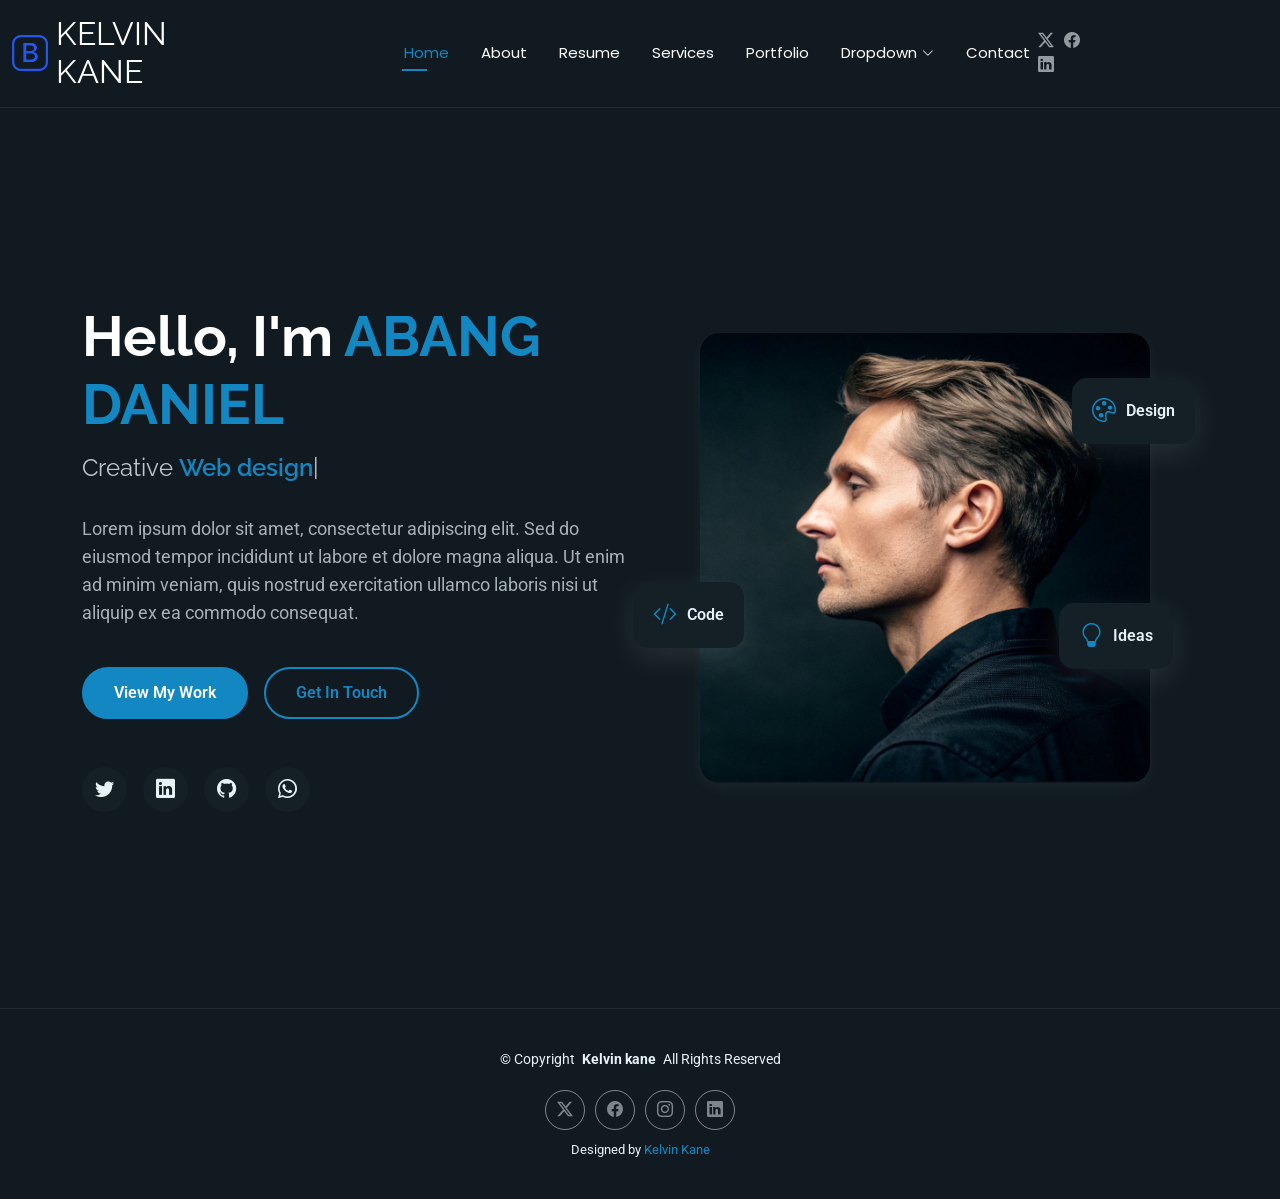
<file: index.html>
<!DOCTYPE html>
<html lang="en">
<head>
  <meta charset="utf-8">
  <meta content="width=device-width, initial-scale=1.0" name="viewport">
  <title>KELVIN KANE Portfolio</title>
  <meta name="description" content="">
  <meta name="keywords" content="">
  <link href="assets/img/favicon.png" rel="icon">
  <link href="assets/img/apple-touch-icon.png" rel="apple-touch-icon">
  <link href="https://fonts.googleapis.com" rel="preconnect">
  <link href="https://fonts.gstatic.com" rel="preconnect" crossorigin>
  <link href="https://fonts.googleapis.com/css2?family=Roboto:ital,wght@0,100;0,300;0,400;0,500;0,700;0,900;1,100;1,300;1,400;1,500;1,700;1,900&family=Poppins:ital,wght@0,100;0,200;0,300;0,400;0,500;0,600;0,700;0,800;0,900;1,100;1,200;1,300;1,400;1,500;1,600;1,700;1,800;1,900&family=Raleway:ital,wght@0,100;0,200;0,300;0,400;0,500;0,600;0,700;0,800;0,900;1,100;1,200;1,300;1,400;1,500;1,600;1,700;1,800;1,900&display=swap" rel="stylesheet">
  <link href="assets/vendor/bootstrap/css/bootstrap.min.css" rel="stylesheet">
  <link href="assets/vendor/bootstrap-icons/bootstrap-icons.css" rel="stylesheet">
  <link href="assets/vendor/aos/aos.css" rel="stylesheet">
  <link href="assets/vendor/swiper/swiper-bundle.min.css" rel="stylesheet">
  <link href="assets/vendor/glightbox/css/glightbox.min.css" rel="stylesheet">
  <link href="assets/css/main.css" rel="stylesheet">
</head>
<body class="index-page">
  <header id="header" class="header d-flex align-items-center light-background sticky-top">
    <div class="container position-relative d-flex align-items-center justify-content-between" id="top">
    <a href="index.html" class="logo d-flex align-items-center me-auto me-xl-0">
      <img src="assets/img/logo.webp" alt="">
      <h1 class="sitename">KELVIN KANE</h1> 
    </a> 
      <nav id="navmenu" class="navmenu">
        <ul>
          <li><a href="index.html" class="active">Home</a></li>
          <li><a href="about.html">About</a></li>
          <li><a href="resume.html">Resume</a></li>
          <li><a href="services.html">Services</a></li>
          <li><a href="portfolio.html">Portfolio</a></li>
          <li class="dropdown"><a href="#"><span>Dropdown</span> <i class="bi bi-chevron-down toggle-dropdown"></i></a>
            <ul>
              <li><a href="#">Dropdown 1</a></li>
              <li class="dropdown"><a href="#"><span>Deep Dropdown</span> <i class="bi bi-chevron-down toggle-dropdown"></i></a>
                <ul>
                  <li><a href="#">Deep Dropdown 1</a></li>
                  <li><a href="#">Deep Dropdown 2</a></li>
                  <li><a href="#">Deep Dropdown 3</a></li>
                  <li><a href="#">Deep Dropdown 4</a></li>
                  <li><a href="#">Deep Dropdown 5</a></li>
                </ul>
              </li>
              <li><a href="#">Dropdown 2</a></li>
              <li><a href="#">Dropdown 3</a></li>
              <li><a href="#">Dropdown 4</a></li>
            </ul>
          </li>
          <li><a href="contact.html">Contact</a></li>
        </ul>
        <i class="mobile-nav-toggle d-xl-none bi bi-list"></i>
      </nav>
      <div class="header-social-links">
        <a href="#" class="twitter"><i class="bi bi-twitter-x"></i></a>
        <a href="#" class="facebook"><i class="bi bi-facebook"></i></a>
        <a href="#" class="Whatsapp"><i class="bi bi-Whatsapp"></i></a>
        <a href="#" class="linkedin"><i class="bi bi-linkedin"></i></a>
      </div>
    </div>
  </header>
  <main class="main">
    <section id="hero" class="hero section">
      <div class="container" data-aos="fade-up" data-aos-delay="100">
        <div class="row gy-4 align-items-center">
          <div class="col-lg-6 order-2 order-lg-1">
            <div class="hero-content">
              <h1 data-aos="fade-up" data-aos-delay="200">Hello, I'm <span class="highlight">ABANG DANIEL</span></h1>
              <h2 data-aos="fade-up" data-aos-delay="300">Creative <span class="typed" data-typed-items="Web designer, Ethical Hacker, Web Developer, Real Estate agent, Cyber Security Engineer"></span></h2>
              <p data-aos="fade-up" data-aos-delay="400">Lorem ipsum dolor sit amet, consectetur adipiscing elit. Sed do eiusmod tempor incididunt ut labore et dolore magna aliqua. Ut enim ad minim veniam, quis nostrud exercitation ullamco laboris nisi ut aliquip ex ea commodo consequat.</p>
              <div class="hero-actions" data-aos="fade-up" data-aos-delay="500">
                <a href="portfolio.html" class="btn btn-primary">View My Work</a>
                <a href="contact.html" class="btn btn-outline">Get In Touch</a>
              </div>
              <div class="social-links" data-aos="fade-up" data-aos-delay="600">
                <a href="#"><i class="bi bi-twitter"></i></a>
                <a href="#"><i class="bi bi-linkedin"></i></a>
                <a href="#"><i class="bi bi-github"></i></a>
                <a href="#"><i class="bi bi-whatsapp"></i></a>
              </div>
            </div>
          </div>
          <div class="col-lg-6 order-1 order-lg-2">
            <div class="hero-image" data-aos="zoom-in" data-aos-delay="300">
              <div class="image-wrapper">
                <img src="assets/img/profile/profile-square-11.webp" alt="Sarah Mitchell" class="img-fluid">
                <div class="floating-elements">
                  <div class="floating-card design" data-aos="fade-left" data-aos-delay="700">
                    <i class="bi bi-palette"></i>
                    <span>Design</span>
                  </div>
                  <div class="floating-card code" data-aos="fade-right" data-aos-delay="800">
                    <i class="bi bi-code-slash"></i>
                    <span>Code</span>
                  </div>
                  <div class="floating-card creativity" data-aos="fade-up" data-aos-delay="900">
                    <i class="bi bi-lightbulb"></i>
                    <span>Ideas</span>
                  </div>
                </div>
              </div>
            </div>
          </div>
        </div>
      </div>
    </section>
  </main>
  <footer id="footer" class="footer">
    <div class="container">
      <div class="copyright text-center ">
        <p>© <span>Copyright</span> <strong class="px-1 sitename">Kelvin kane</strong> <span>All Rights Reserved<br></span></p>
      </div>
      <div class="social-links d-flex justify-content-center">
        <a href=""><i class="bi bi-twitter-x"></i></a>
        <a href=""><i class="bi bi-facebook"></i></a>
        <a href=""><i class="bi bi-instagram"></i></a>
        <a href=""><i class="bi bi-linkedin"></i></a>
      </div>
      <div class="credits">
        Designed by <a href="https://bootstrapmade.com/">Kelvin Kane</a>
      </div>
    </div>
  </footer>
  <a href="#" id="scroll-top" class="scroll-top d-flex align-items-center justify-content-center"><i class="bi bi-arrow-up-short"></i></a>
  <div id="preloader"></div>
  <script src="assets/vendor/bootstrap/js/bootstrap.bundle.min.js"></script>
  <script src="assets/vendor/php-email-form/validate.js"></script>
  <script src="assets/vendor/aos/aos.js"></script>
  <script src="assets/vendor/typed.js/typed.umd.js"></script>
  <script src="assets/vendor/waypoints/noframework.waypoints.js"></script>
  <script src="assets/vendor/purecounter/purecounter_vanilla.js"></script>
  <script src="assets/vendor/swiper/swiper-bundle.min.js"></script>
  <script src="assets/vendor/imagesloaded/imagesloaded.pkgd.min.js"></script>
  <script src="assets/vendor/isotope-layout/isotope.pkgd.min.js"></script>
  <script src="assets/vendor/glightbox/js/glightbox.min.js"></script>
  <script src="assets/js/main.js"></script>
</body>
</html>
</file>
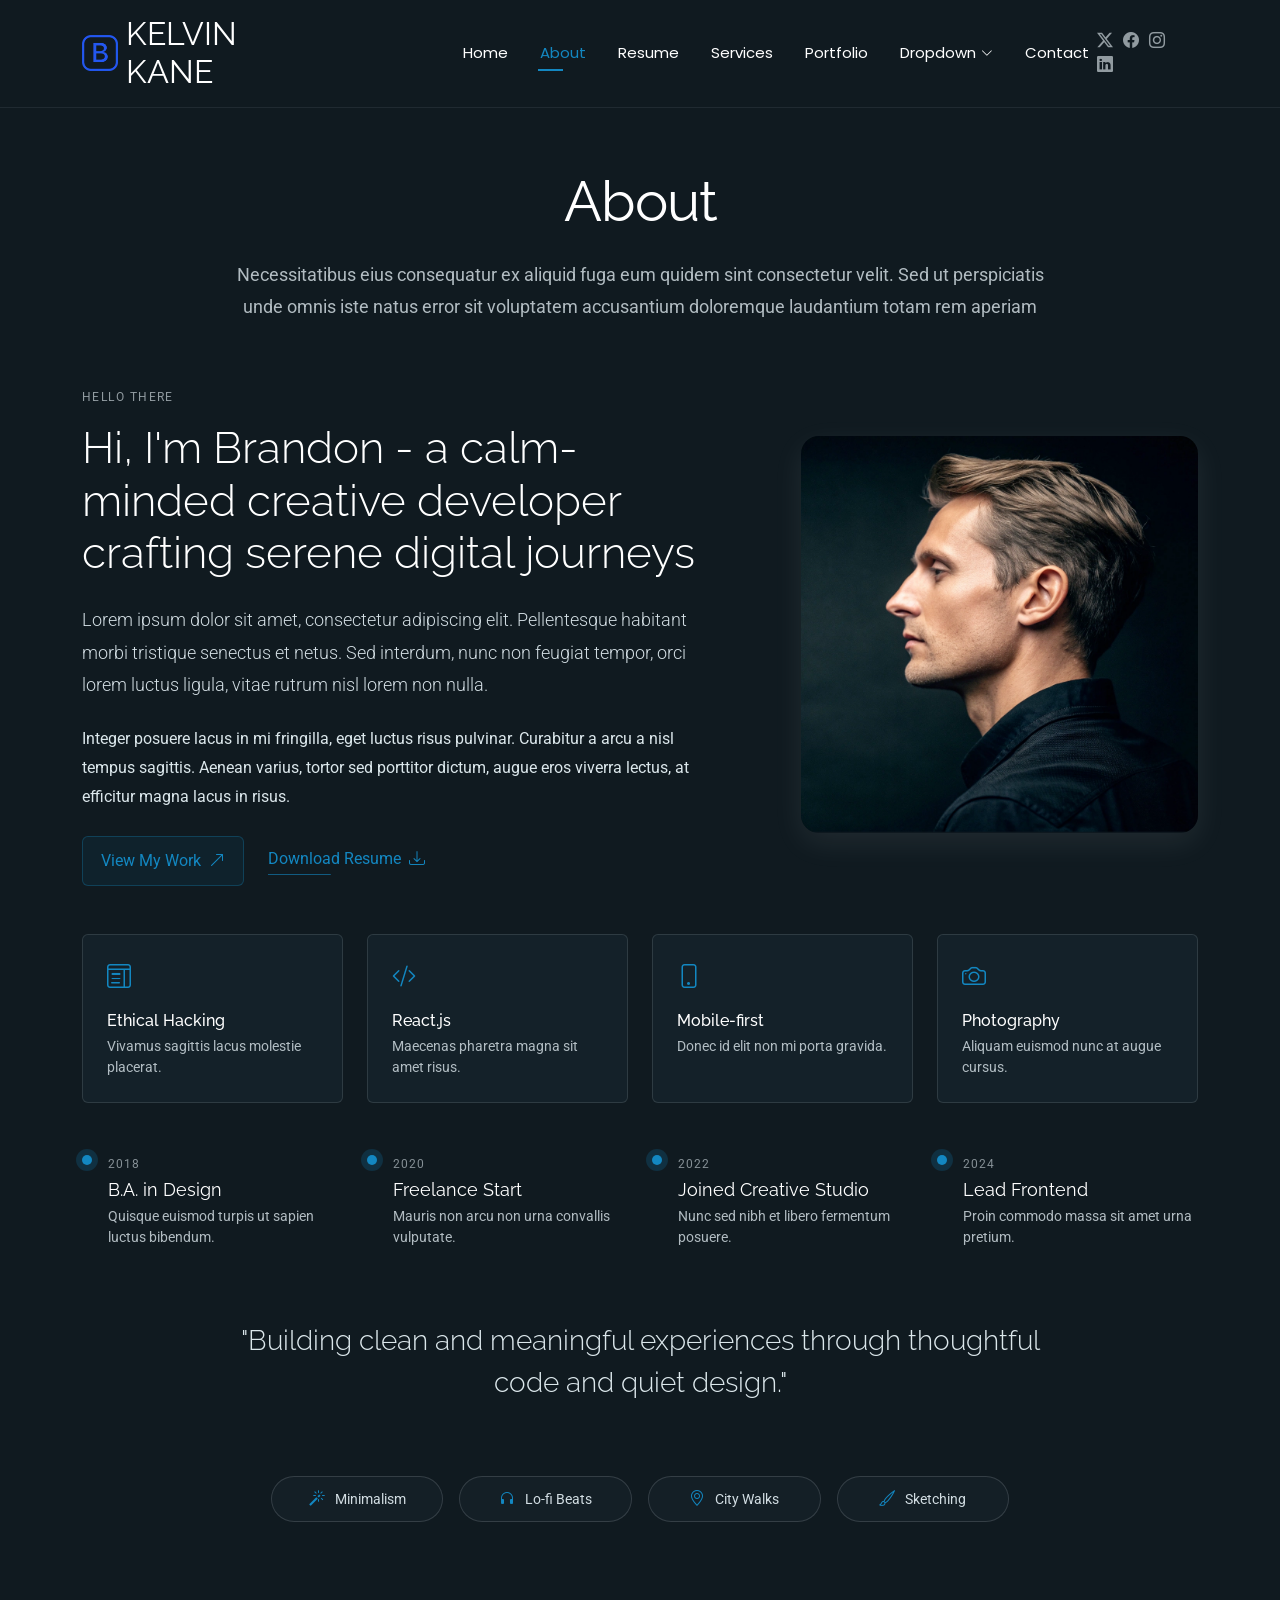
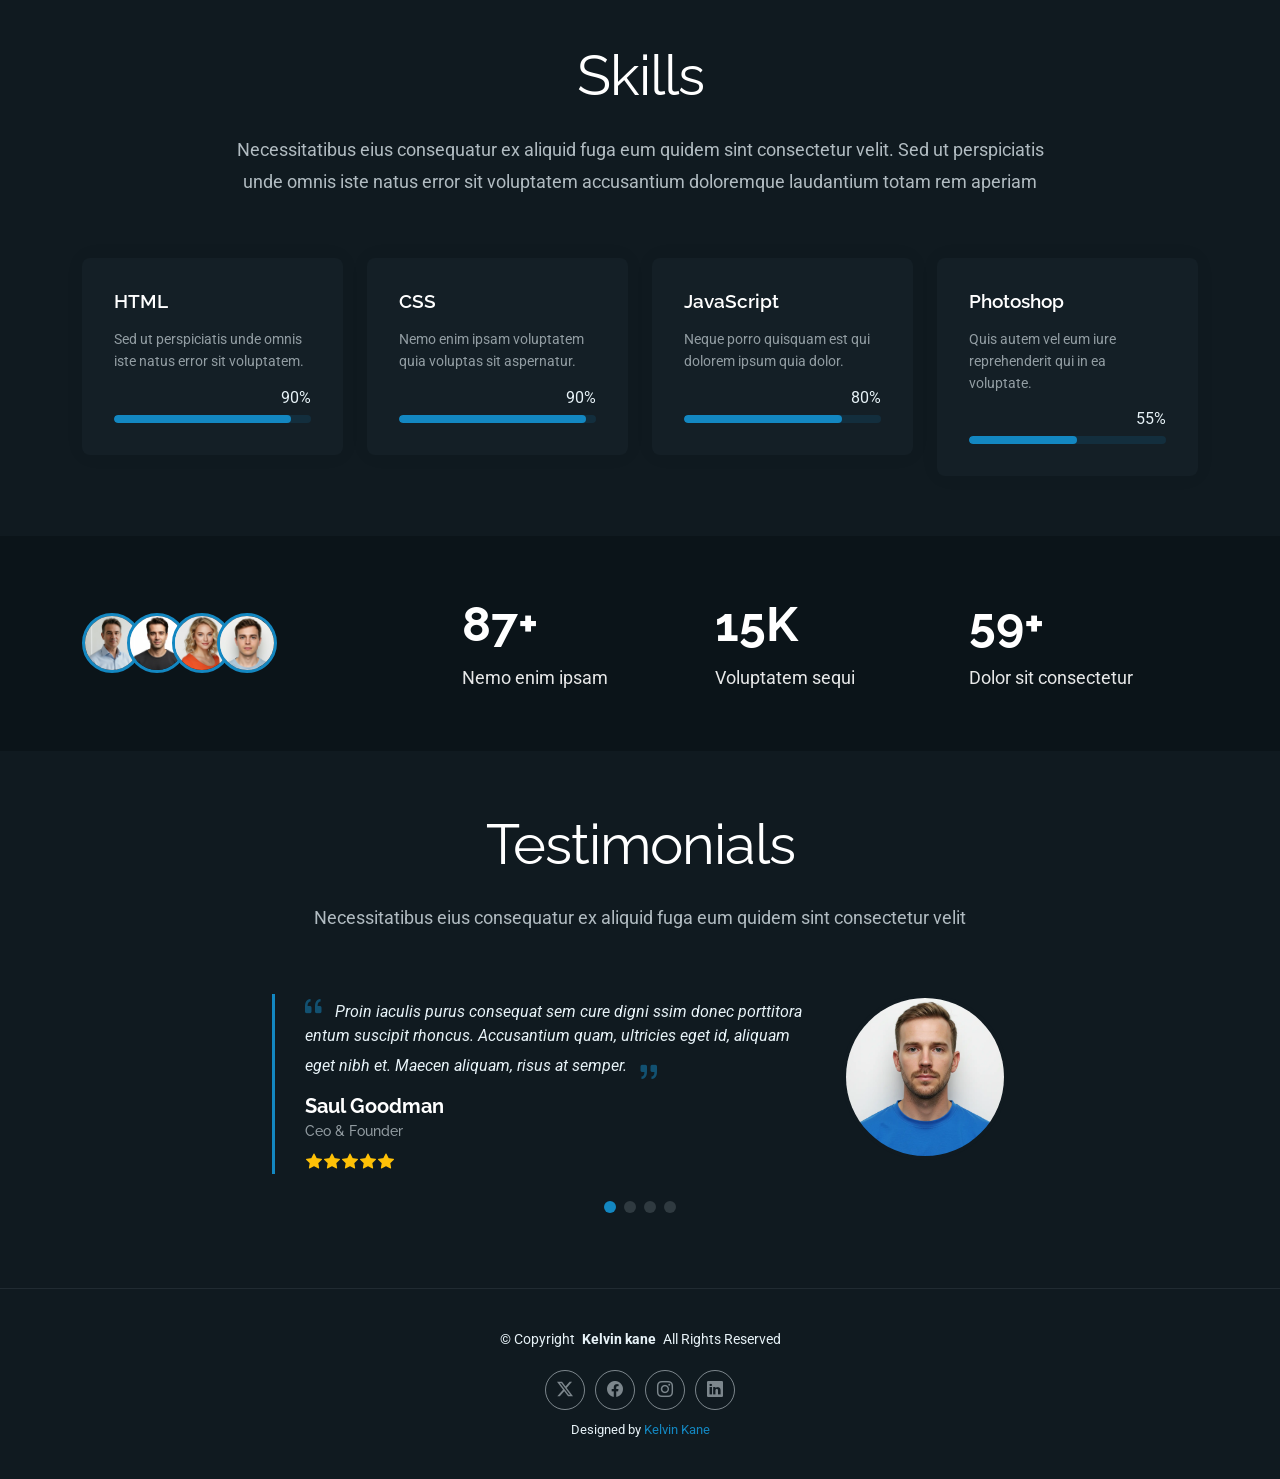
<file: about.html>
<!DOCTYPE html>
<html lang="en">
<head>
  <meta charset="utf-8">
  <meta content="width=device-width, initial-scale=1.0" name="viewport">
  <title>Kelvin kane Portfolio</title>
  <meta name="description" content="">
  <meta name="keywords" content="">
  <link href="assets/img/favicon.png" rel="icon">
  <link href="assets/img/apple-touch-icon.png" rel="apple-touch-icon">
  <link href="https://fonts.googleapis.com" rel="preconnect">
  <link href="https://fonts.gstatic.com" rel="preconnect" crossorigin>
  <link href="https://fonts.googleapis.com/css2?family=Roboto:ital,wght@0,100;0,300;0,400;0,500;0,700;0,900;1,100;1,300;1,400;1,500;1,700;1,900&family=Poppins:ital,wght@0,100;0,200;0,300;0,400;0,500;0,600;0,700;0,800;0,900;1,100;1,200;1,300;1,400;1,500;1,600;1,700;1,800;1,900&family=Raleway:ital,wght@0,100;0,200;0,300;0,400;0,500;0,600;0,700;0,800;0,900;1,100;1,200;1,300;1,400;1,500;1,600;1,700;1,800;1,900&display=swap" rel="stylesheet">
  <link href="assets/vendor/bootstrap/css/bootstrap.min.css" rel="stylesheet">
  <link href="assets/vendor/bootstrap-icons/bootstrap-icons.css" rel="stylesheet">
  <link href="assets/vendor/aos/aos.css" rel="stylesheet">
  <link href="assets/vendor/swiper/swiper-bundle.min.css" rel="stylesheet">
  <link href="assets/vendor/glightbox/css/glightbox.min.css" rel="stylesheet">
  <link href="assets/css/main.css" rel="stylesheet">
</head>
<body class="about-page">
  <header id="header" class="header d-flex align-items-center light-background sticky-top">
    <div class="container position-relative d-flex align-items-center justify-content-between">
      <a href="index.html" class="logo d-flex align-items-center me-auto me-xl-0">
      <img src="assets/img/logo.webp" alt="">
      <h1 class="sitename">KELVIN KANE</h1> 
    </a>
      <nav id="navmenu" class="navmenu">
        <ul>
          <li><a href="index.html">Home</a></li>
          <li><a href="about.html" class="active">About</a></li>
          <li><a href="resume.html">Resume</a></li>
          <li><a href="services.html">Services</a></li>
          <li><a href="portfolio.html">Portfolio</a></li>
          <li class="dropdown"><a href="#"><span>Dropdown</span> <i class="bi bi-chevron-down toggle-dropdown"></i></a>
            <ul>
              <li><a href="#">Dropdown 1</a></li>
              <li class="dropdown"><a href="#"><span>Deep Dropdown</span> <i class="bi bi-chevron-down toggle-dropdown"></i></a>
                <ul>
                  <li><a href="#">Deep Dropdown 1</a></li>
                  <li><a href="#">Deep Dropdown 2</a></li>
                  <li><a href="#">Deep Dropdown 3</a></li>
                  <li><a href="#">Deep Dropdown 4</a></li>
                  <li><a href="#">Deep Dropdown 5</a></li>
                </ul>
              </li>
              <li><a href="#">Dropdown 2</a></li>
              <li><a href="#">Dropdown 3</a></li>
              <li><a href="#">Dropdown 4</a></li>
            </ul>
          </li>
          <li><a href="contact.html">Contact</a></li>
        </ul>
        <i class="mobile-nav-toggle d-xl-none bi bi-list"></i>
      </nav>
      <div class="header-social-links">
        <a href="#" class="twitter"><i class="bi bi-twitter-x"></i></a>
        <a href="#" class="facebook"><i class="bi bi-facebook"></i></a>
        <a href="#" class="instagram"><i class="bi bi-instagram"></i></a>
        <a href="#" class="linkedin"><i class="bi bi-linkedin"></i></a>
      </div>
    </div>
  </header>
  <main class="main">
    <section id="about" class="about section">
      <div class="container section-title" data-aos="fade-up">
        <h2>About</h2>
        <p>Necessitatibus eius consequatur ex aliquid fuga eum quidem sint consectetur velit. Sed ut perspiciatis unde omnis iste natus error sit voluptatem accusantium doloremque laudantium totam rem aperiam</p>
      </div>
      <div class="container" data-aos="fade-up" data-aos-delay="100">

        <div class="row align-items-center justify-content-between gy-5 mb-5">
          <div class="col-lg-7" data-aos="fade-right" data-aos-delay="150">
            <div class="intro-content">
              <span class="eyebrow">Hello there</span>
              <h2 class="headline">Hi, I'm Brandon - a calm-minded creative developer crafting serene digital journeys</h2>
              <p class="lead">
                Lorem ipsum dolor sit amet, consectetur adipiscing elit. Pellentesque habitant morbi tristique senectus et netus. Sed interdum, nunc non feugiat tempor, orci lorem luctus ligula, vitae rutrum nisl lorem non nulla.
              </p>
              <p>
                Integer posuere lacus in mi fringilla, eget luctus risus pulvinar. Curabitur a arcu a nisl tempus sagittis. Aenean varius, tortor sed porttitor dictum, augue eros viverra lectus, at efficitur magna lacus in risus.
              </p>
              <div class="cta-group">
                <a href="#portfolio" class="btn-ghost">
                  View My Work <i class="bi bi-arrow-up-right"></i>
                </a>
                <a href="#" class="link-underline">
                  Download Resume <i class="bi bi-download"></i>
                </a>
              </div>
            </div>
          </div>
          <div class="col-lg-5" data-aos="zoom-in" data-aos-delay="250">
            <figure class="profile-figure text-center text-lg-end">
              <img src="assets/img/profile/profile-square-11.webp" alt="Portrait of Alex" class="img-fluid profile-photo">
            </figure>
          </div>
        </div>
        <div class="mb-5">
          <div class="row g-4">
            <div class="col-6 col-md-4 col-lg-3" data-aos="fade-up" data-aos-delay="120">
              <div class="skill-item">
                <i class="bi bi-layout-text-window"></i>
                <h3>Ethical Hacking</h3>
                <p>Vivamus sagittis lacus molestie placerat.</p>
              </div>
            </div>
            <div class="col-6 col-md-4 col-lg-3" data-aos="fade-up" data-aos-delay="180">
              <div class="skill-item">
                <i class="bi bi-code-slash"></i>
                <h3>React.js</h3>
                <p>Maecenas pharetra magna sit amet risus.</p>
              </div>
            </div>
            <div class="col-6 col-md-4 col-lg-3" data-aos="fade-up" data-aos-delay="240">
              <div class="skill-item">
                <i class="bi bi-phone"></i>
                <h3>Mobile-first</h3>
                <p>Donec id elit non mi porta gravida.</p>
              </div>
            </div>
            <div class="col-6 col-md-4 col-lg-3" data-aos="fade-up" data-aos-delay="300">
              <div class="skill-item">
                <i class="bi bi-camera"></i>
                <h3>Photography</h3>
                <p>Aliquam euismod nunc at augue cursus.</p>
              </div>
            </div>
          </div>
        </div>
        <div class="mb-5">
          <div class="row g-4">
            <div class="col-md-6 col-lg-3" data-aos="fade-up" data-aos-delay="120">
              <article class="timeline-item">
                <span class="dot"></span>
                <time>2018</time>
                <h4>B.A. in Design</h4>
                <p>Quisque euismod turpis ut sapien luctus bibendum.</p>
              </article>
            </div>
            <div class="col-md-6 col-lg-3" data-aos="fade-up" data-aos-delay="180">
              <article class="timeline-item">
                <span class="dot"></span>
                <time>2020</time>
                <h4>Freelance Start</h4>
                <p>Mauris non arcu non urna convallis vulputate.</p>
              </article>
            </div>
            <div class="col-md-6 col-lg-3" data-aos="fade-up" data-aos-delay="240">
              <article class="timeline-item">
                <span class="dot"></span>
                <time>2022</time>
                <h4>Joined Creative Studio</h4>
                <p>Nunc sed nibh et libero fermentum posuere.</p>
              </article>
            </div>
            <div class="col-md-6 col-lg-3" data-aos="fade-up" data-aos-delay="300">
              <article class="timeline-item">
                <span class="dot"></span>
                <time>2024</time>
                <h4>Lead Frontend</h4>
                <p>Proin commodo massa sit amet urna pretium.</p>
              </article>
            </div>
          </div>
        </div>
        <blockquote class="personal-quote text-center mb-5" data-aos="fade-down" data-aos-delay="200">
          <p>"Building clean and meaningful experiences through thoughtful code and quiet design."</p>
        </blockquote>
        <div class="row g-3 justify-content-center">
          <div class="col-6 col-md-3 col-lg-2" data-aos="zoom-in" data-aos-delay="120">
            <div class="fact-pill">
              <i class="bi bi-magic"></i>
              <span>Minimalism</span>
            </div>
          </div>
          <div class="col-6 col-md-3 col-lg-2" data-aos="zoom-in" data-aos-delay="160">
            <div class="fact-pill">
              <i class="bi bi-headphones"></i>
              <span>Lo-fi Beats</span>
            </div>
          </div>
          <div class="col-6 col-md-3 col-lg-2" data-aos="zoom-in" data-aos-delay="200">
            <div class="fact-pill">
              <i class="bi bi-geo-alt"></i>
              <span>City Walks</span>
            </div>
          </div>
          <div class="col-6 col-md-3 col-lg-2" data-aos="zoom-in" data-aos-delay="240">
            <div class="fact-pill">
              <i class="bi bi-brush"></i>
              <span>Sketching</span>
            </div>
          </div>
        </div>
      </div>
    </section>
    <section id="skills" class="skills section">
      <div class="container section-title" data-aos="fade-up">
        <h2>Skills</h2>
        <p>Necessitatibus eius consequatur ex aliquid fuga eum quidem sint consectetur velit. Sed ut perspiciatis unde omnis iste natus error sit voluptatem accusantium doloremque laudantium totam rem aperiam</p>
      </div>
      <div class="container" data-aos="fade-up" data-aos-delay="100">
        <div class="row g-4 skills-animation">
          <div class="col-md-6 col-lg-3" data-aos="fade-up" data-aos-delay="100">
            <div class="skill-box">
              <h3>HTML</h3>
              <p>Sed ut perspiciatis unde omnis iste natus error sit voluptatem.</p>
              <span class="text-end d-block">90%</span>
              <div class="progress">
                <div class="progress-bar" role="progressbar" aria-valuenow="90" aria-valuemin="0" aria-valuemax="100"></div>
              </div>
            </div>
          </div>
          <div class="col-md-6 col-lg-3" data-aos="fade-up" data-aos-delay="200">
            <div class="skill-box">
              <h3>CSS</h3>
              <p>Nemo enim ipsam voluptatem quia voluptas sit aspernatur.</p>
              <span class="text-end d-block">90%</span>
              <div class="progress">
                <div class="progress-bar" role="progressbar" aria-valuenow="95" aria-valuemin="0" aria-valuemax="100"></div>
              </div>
            </div>
          </div>
          <div class="col-md-6 col-lg-3" data-aos="fade-up" data-aos-delay="300">
            <div class="skill-box">
              <h3>JavaScript</h3>
              <p>Neque porro quisquam est qui dolorem ipsum quia dolor.</p>
              <span class="text-end d-block">80%</span>
              <div class="progress">
                <div class="progress-bar" role="progressbar" aria-valuenow="80" aria-valuemin="0" aria-valuemax="100"></div>
              </div>
            </div>
          </div>
          <div class="col-md-6 col-lg-3" data-aos="fade-up" data-aos-delay="400">
            <div class="skill-box">
              <h3>Photoshop</h3>
              <p>Quis autem vel eum iure reprehenderit qui in ea voluptate.</p>
              <span class="text-end d-block">55%</span>
              <div class="progress">
                <div class="progress-bar" role="progressbar" aria-valuenow="55" aria-valuemin="0" aria-valuemax="100">
                </div>
              </div>
            </div>
          </div>
        </div>
      </div>
    </section>
    <section id="stats" class="stats section dark-background">
      <div class="container" data-aos="fade-up" data-aos-delay="100">
        <div class="row align-items-center">
          <div class="col-lg-4" data-aos="fade-up" data-aos-delay="200">
            <div class="avatars d-flex align-items-center">
              <img src="assets/img/person/person-m-2.webp" alt="Avatar 1" class="rounded-circle" loading="lazy">
              <img src="assets/img/person/person-m-3.webp" alt="Avatar 2" class="rounded-circle" loading="lazy">
              <img src="assets/img/person/person-f-5.webp" alt="Avatar 3" class="rounded-circle" loading="lazy">
              <img src="assets/img/person/person-m-5.webp" alt="Avatar 4" class="rounded-circle" loading="lazy">
            </div>
          </div>
          <div class="col-lg-8">
            <div class="row counters">
              <div class="col-md-4" data-aos="fade-up" data-aos-delay="300">
                <h2><span data-purecounter-start="0" data-purecounter-end="185" data-purecounter-duration="1" class="purecounter"></span>+</h2>
                <p>Nemo enim ipsam</p>
              </div>
              <div class="col-md-4" data-aos="fade-up" data-aos-delay="400">
                <h2><span data-purecounter-start="0" data-purecounter-end="32" data-purecounter-duration="1" class="purecounter"></span>K</h2>
                <p>Voluptatem sequi</p>
              </div>
              <div class="col-md-4" data-aos="fade-up" data-aos-delay="500">
                <h2><span data-purecounter-start="0" data-purecounter-end="128" data-purecounter-duration="1" class="purecounter"></span>+</h2>
                <p>Dolor sit consectetur</p>
              </div>
            </div>
          </div>
        </div>
      </div>
    </section>
    <section id="testimonials" class="testimonials section">
      <div class="container section-title" data-aos="fade-up">
        <h2>Testimonials</h2>
        <p>Necessitatibus eius consequatur ex aliquid fuga eum quidem sint consectetur velit</p>
      </div>
      <div class="container" data-aos="fade-up" data-aos-delay="100">
        <div class="swiper init-swiper">
          <script type="application/json" class="swiper-config">
            {
              "loop": true,
              "speed": 600,
              "autoplay": {
                "delay": 5000
              },
              "slidesPerView": "auto",
              "pagination": {
                "el": ".swiper-pagination",
                "type": "bullets",
                "clickable": true
              }
            }
          </script>
          <div class="swiper-wrapper">
            <div class="swiper-slide">
              <div class="testimonial-item">
                <div class="row gy-4 justify-content-center">
                  <div class="col-lg-6">
                    <div class="testimonial-content">
                      <p>
                        <i class="bi bi-quote quote-icon-left"></i>
                        <span>Proin iaculis purus consequat sem cure digni ssim donec porttitora entum suscipit rhoncus. Accusantium quam, ultricies eget id, aliquam eget nibh et. Maecen aliquam, risus at semper.</span>
                        <i class="bi bi-quote quote-icon-right"></i>
                      </p>
                      <h3>Saul Goodman</h3>
                      <h4>Ceo &amp; Founder</h4>
                      <div class="stars">
                        <i class="bi bi-star-fill"></i><i class="bi bi-star-fill"></i><i class="bi bi-star-fill"></i><i class="bi bi-star-fill"></i><i class="bi bi-star-fill"></i>
                      </div>
                    </div>
                  </div>
                  <div class="col-lg-2 text-center">
                    <img src="assets/img/person/person-m-9.webp" class="img-fluid testimonial-img" alt="">
                  </div>
                </div>
              </div>
            </div>
            <div class="swiper-slide">
              <div class="testimonial-item">
                <div class="row gy-4 justify-content-center">
                  <div class="col-lg-6">
                    <div class="testimonial-content">
                      <p>
                        <i class="bi bi-quote quote-icon-left"></i>
                        <span>Export tempor illum tamen malis malis eram quae irure esse labore quem cillum quid cillum eram malis quorum velit fore eram velit sunt aliqua noster fugiat irure amet legam anim culpa.</span>
                        <i class="bi bi-quote quote-icon-right"></i>
                      </p>
                      <h3>Sara Wilsson</h3>
                      <h4>Designer</h4>
                      <div class="stars">
                        <i class="bi bi-star-fill"></i><i class="bi bi-star-fill"></i><i class="bi bi-star-fill"></i><i class="bi bi-star-fill"></i><i class="bi bi-star-fill"></i>
                      </div>
                    </div>
                  </div>
                  <div class="col-lg-2 text-center">
                    <img src="assets/img/person/person-f-5.webp" class="img-fluid testimonial-img" alt="">
                  </div>
                </div>
              </div>
            </div>
            <div class="swiper-slide">
              <div class="testimonial-item">
                <div class="row gy-4 justify-content-center">
                  <div class="col-lg-6">
                    <div class="testimonial-content">
                      <p>
                        <i class="bi bi-quote quote-icon-left"></i>
                        <span>Enim nisi quem export duis labore cillum quae magna enim sint quorum nulla quem veniam duis minim tempor labore quem eram duis noster aute amet eram fore quis sint minim.</span>
                        <i class="bi bi-quote quote-icon-right"></i>
                      </p>
                      <h3>Jena Karlis</h3>
                      <h4>Store Owner</h4>
                      <div class="stars">
                        <i class="bi bi-star-fill"></i><i class="bi bi-star-fill"></i><i class="bi bi-star-fill"></i><i class="bi bi-star-fill"></i><i class="bi bi-star-fill"></i>
                      </div>
                    </div>
                  </div>
                  <div class="col-lg-2 text-center">
                    <img src="assets/img/person/person-f-12.webp" class="img-fluid testimonial-img" alt="">
                  </div>
                </div>
              </div>
            </div>
            <div class="swiper-slide">
              <div class="testimonial-item">
                <div class="row gy-4 justify-content-center">
                  <div class="col-lg-6">
                    <div class="testimonial-content">
                      <p>
                        <i class="bi bi-quote quote-icon-left"></i>
                        <span>Fugiat enim eram quae cillum dolore dolor amet nulla culpa multos export minim fugiat minim velit minim dolor enim duis veniam ipsum anim magna sunt elit fore quem dolore labore illum veniam.</span>
                        <i class="bi bi-quote quote-icon-right"></i>
                      </p>
                      <h3>John Larson</h3>
                      <h4>Entrepreneur</h4>
                      <div class="stars">
                        <i class="bi bi-star-fill"></i><i class="bi bi-star-fill"></i><i class="bi bi-star-fill"></i><i class="bi bi-star-fill"></i><i class="bi bi-star-fill"></i>
                      </div>
                    </div>
                  </div>
                  <div class="col-lg-2 text-center">
                    <img src="assets/img/person/person-m-12.webp" class="img-fluid testimonial-img" alt="">
                  </div>
                </div>
              </div>
            </div>
          </div>
          <div class="swiper-pagination"></div>
        </div>
      </div>
    </section>
  </main>
  <footer id="footer" class="footer">
    <div class="container">
      <div class="copyright text-center ">
        <p>© <span>Copyright</span> <strong class="px-1 sitename">Kelvin kane</strong> <span>All Rights Reserved<br></span></p>
      </div>
      <div class="social-links d-flex justify-content-center">
        <a href=""><i class="bi bi-twitter-x"></i></a>
        <a href=""><i class="bi bi-facebook"></i></a>
        <a href=""><i class="bi bi-instagram"></i></a>
        <a href=""><i class="bi bi-linkedin"></i></a>
      </div>
      <div class="credits">
        Designed by <a href="#">Kelvin Kane</a>
      </div>
    </div>
  </footer>
  <a href="#" id="scroll-top" class="scroll-top d-flex align-items-center justify-content-center"><i class="bi bi-arrow-up-short"></i></a>
  <div id="preloader"></div>
  <script src="assets/vendor/bootstrap/js/bootstrap.bundle.min.js"></script>
  <script src="assets/vendor/php-email-form/validate.js"></script>
  <script src="assets/vendor/aos/aos.js"></script>
  <script src="assets/vendor/typed.js/typed.umd.js"></script>
  <script src="assets/vendor/waypoints/noframework.waypoints.js"></script>
  <script src="assets/vendor/purecounter/purecounter_vanilla.js"></script>
  <script src="assets/vendor/swiper/swiper-bundle.min.js"></script>
  <script src="assets/vendor/imagesloaded/imagesloaded.pkgd.min.js"></script>
  <script src="assets/vendor/isotope-layout/isotope.pkgd.min.js"></script>
  <script src="assets/vendor/glightbox/js/glightbox.min.js"></script>
  <script src="assets/js/main.js"></script>
</body>
</html>
</file>
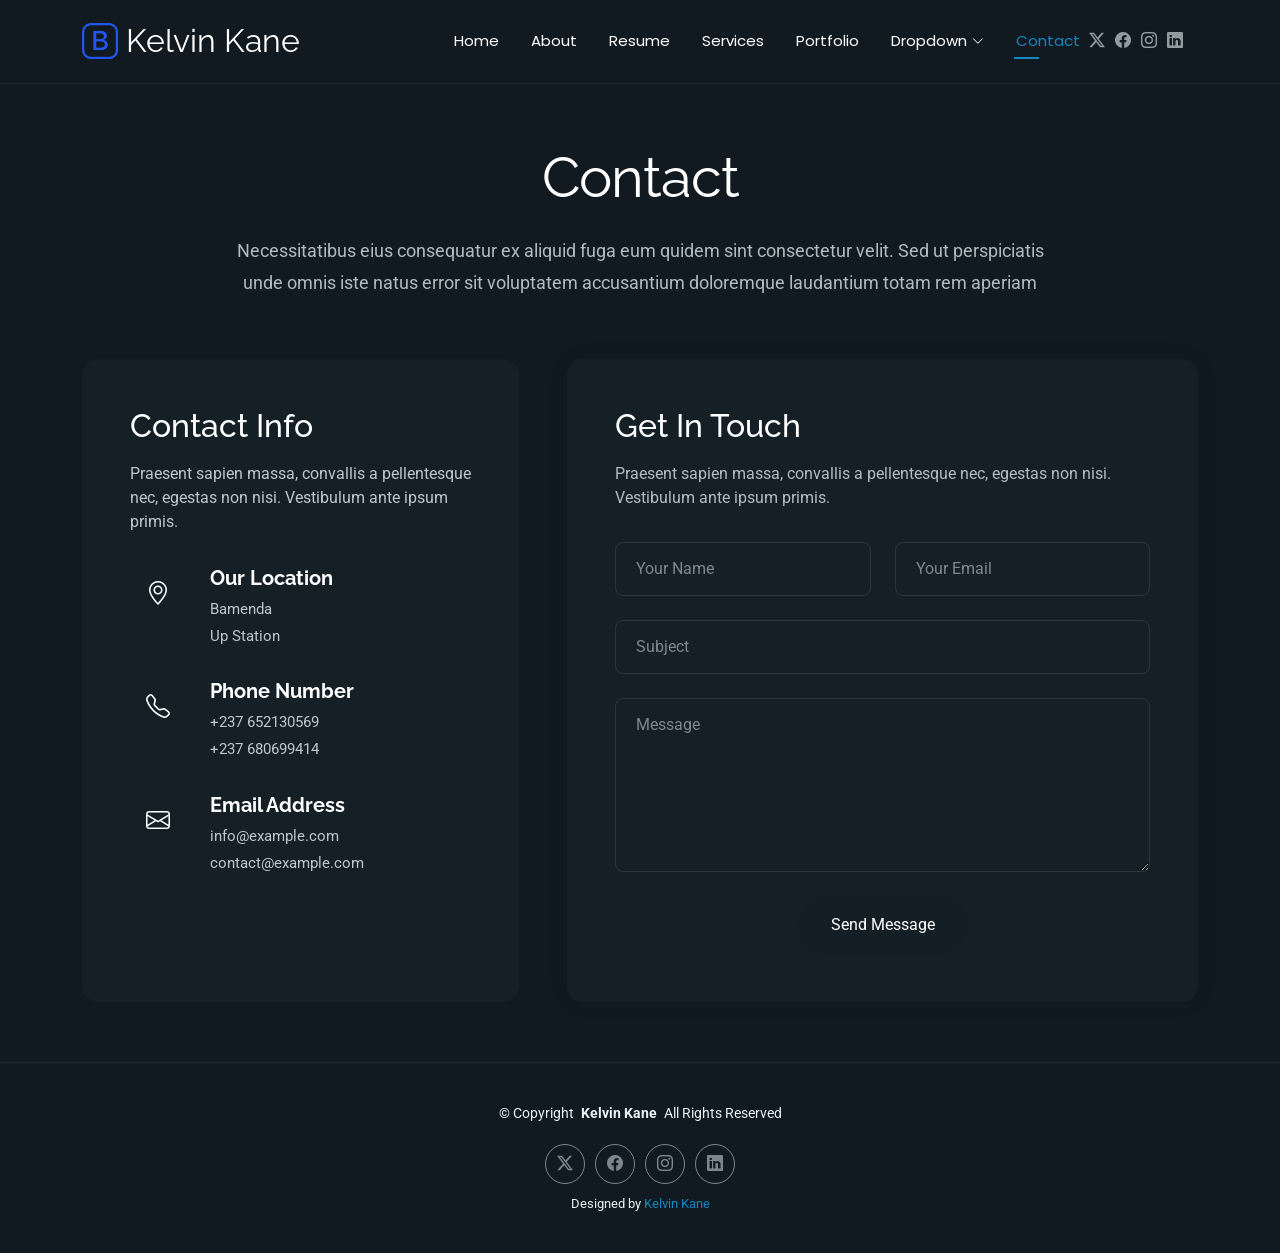
<file: contact.html>
<!DOCTYPE html>
<html lang="en">
<head>
  <meta charset="utf-8">
  <meta content="width=device-width, initial-scale=1.0" name="viewport">
  <title>Contact Page</title>
  <meta name="description" content="">
  <meta name="keywords" content="">
  <link href="assets/img/favicon.png" rel="icon">
  <link href="assets/img/apple-touch-icon.png" rel="apple-touch-icon">
  <link href="https://fonts.googleapis.com" rel="preconnect">
  <link href="https://fonts.gstatic.com" rel="preconnect" crossorigin>
  <link href="https://fonts.googleapis.com/css2?family=Roboto:ital,wght@0,100;0,300;0,400;0,500;0,700;0,900;1,100;1,300;1,400;1,500;1,700;1,900&family=Poppins:ital,wght@0,100;0,200;0,300;0,400;0,500;0,600;0,700;0,800;0,900;1,100;1,200;1,300;1,400;1,500;1,600;1,700;1,800;1,900&family=Raleway:ital,wght@0,100;0,200;0,300;0,400;0,500;0,600;0,700;0,800;0,900;1,100;1,200;1,300;1,400;1,500;1,600;1,700;1,800;1,900&display=swap" rel="stylesheet">
  <link href="assets/vendor/bootstrap/css/bootstrap.min.css" rel="stylesheet">
  <link href="assets/vendor/bootstrap-icons/bootstrap-icons.css" rel="stylesheet">
  <link href="assets/vendor/aos/aos.css" rel="stylesheet">
  <link href="assets/vendor/swiper/swiper-bundle.min.css" rel="stylesheet">
  <link href="assets/vendor/glightbox/css/glightbox.min.css" rel="stylesheet">
  <link href="assets/css/main.css" rel="stylesheet">
</head>
<body class="contact-page">
  <header id="header" class="header d-flex align-items-center light-background sticky-top">
    <div class="container position-relative d-flex align-items-center justify-content-between">
      <a href="index.html" class="logo d-flex align-items-center me-auto me-xl-0">
      <img src="assets/img/logo.webp" alt="">
      <h1 class="sitename">Kelvin Kane</h1> 
    </a> 
      <nav id="navmenu" class="navmenu">
        <ul>
          <li><a href="index.html">Home</a></li>
          <li><a href="about.html">About</a></li>
          <li><a href="resume.html">Resume</a></li>
          <li><a href="services.html">Services</a></li>
          <li><a href="portfolio.html">Portfolio</a></li>
          <li class="dropdown"><a href="#"><span>Dropdown</span> <i class="bi bi-chevron-down toggle-dropdown"></i></a>
            <ul>
              <li><a href="#">Dropdown 1</a></li>
              <li class="dropdown"><a href="#"><span>Deep Dropdown</span> <i class="bi bi-chevron-down toggle-dropdown"></i></a>
                <ul>
                  <li><a href="#">Deep Dropdown 1</a></li>
                  <li><a href="#">Deep Dropdown 2</a></li>
                  <li><a href="#">Deep Dropdown 3</a></li>
                  <li><a href="#">Deep Dropdown 4</a></li>
                  <li><a href="#">Deep Dropdown 5</a></li>
                </ul>
              </li>
              <li><a href="#">Dropdown 2</a></li>
              <li><a href="#">Dropdown 3</a></li>
              <li><a href="#">Dropdown 4</a></li>
            </ul>
          </li>
          <li><a href="contact.html" class="active">Contact</a></li>
        </ul>
        <i class="mobile-nav-toggle d-xl-none bi bi-list"></i>
      </nav>
      <div class="header-social-links">
        <a href="#" class="twitter"><i class="bi bi-twitter-x"></i></a>
        <a href="#" class="facebook"><i class="bi bi-facebook"></i></a>
        <a href="#" class="instagram"><i class="bi bi-instagram"></i></a>
        <a href="#" class="linkedin"><i class="bi bi-linkedin"></i></a>
      </div>
    </div>
  </header>
  <main class="main">
    <section id="contact" class="contact section">
      <div class="container section-title" data-aos="fade-up">
        <h2>Contact</h2>
        <p>Necessitatibus eius consequatur ex aliquid fuga eum quidem sint consectetur velit. Sed ut perspiciatis unde omnis iste natus error sit voluptatem accusantium doloremque laudantium totam rem aperiam</p>
      </div>
      <div class="container" data-aos="fade-up" data-aos-delay="100">
        <div class="row g-4 g-lg-5">
          <div class="col-lg-5">
            <div class="info-box" data-aos="fade-up" data-aos-delay="200">
              <h3>Contact Info</h3>
              <p>Praesent sapien massa, convallis a pellentesque nec, egestas non nisi. Vestibulum ante ipsum primis.</p>
              <div class="info-item" data-aos="fade-up" data-aos-delay="300">
                <div class="icon-box">
                  <i class="bi bi-geo-alt"></i>
                </div>
                <div class="content">
                  <h4>Our Location</h4>
                  <p>Bamenda</p>
                  <p>Up Station</p>
                </div>
              </div>
              <div class="info-item" data-aos="fade-up" data-aos-delay="400">
                <div class="icon-box">
                  <i class="bi bi-telephone"></i>
                </div>
                <div class="content">
                  <h4>Phone Number</h4>
                  <p>+237 652130569</p>
                  <p>+237 680699414</p>
                </div>
              </div>
              <div class="info-item" data-aos="fade-up" data-aos-delay="500">
                <div class="icon-box">
                  <i class="bi bi-envelope"></i>
                </div>
                <div class="content">
                  <h4>Email Address</h4>
                  <p>info@example.com</p>
                  <p>contact@example.com</p>
                </div>
              </div>
            </div>
          </div>
          <div class="col-lg-7">
            <div class="contact-form" data-aos="fade-up" data-aos-delay="300">
              <h3>Get In Touch</h3>
              <p>Praesent sapien massa, convallis a pellentesque nec, egestas non nisi. Vestibulum ante ipsum primis.</p>
              <form action="forms/contact.php" method="post" class="php-email-form" data-aos="fade-up" data-aos-delay="200">
                <div class="row gy-4">
                  <div class="col-md-6">
                    <input type="text" name="name" class="form-control" placeholder="Your Name" required="">
                  </div>
                  <div class="col-md-6 ">
                    <input type="email" class="form-control" name="email" placeholder="Your Email" required="">
                  </div>
                  <div class="col-12">
                    <input type="text" class="form-control" name="subject" placeholder="Subject" required="">
                  </div>
                  <div class="col-12">
                    <textarea class="form-control" name="message" rows="6" placeholder="Message" required=""></textarea>
                  </div>
                  <div class="col-12 text-center">
                    <div class="loading">Loading</div>
                    <div class="error-message"></div>
                    <div class="sent-message">Your message has been sent. Thank you!</div>
                    <button type="submit" class="btn">Send Message</button>
                  </div>
                </div>
              </form>
            </div>
          </div>
        </div>
      </div>
    </section>
  </main>
  <footer id="footer" class="footer">
    <div class="container">
      <div class="copyright text-center ">
        <p>© <span>Copyright</span> <strong class="px-1 sitename">Kelvin Kane</strong> <span>All Rights Reserved<br></span></p>
      </div>
      <div class="social-links d-flex justify-content-center">
        <a href=""><i class="bi bi-twitter-x"></i></a>
        <a href=""><i class="bi bi-facebook"></i></a>
        <a href=""><i class="bi bi-instagram"></i></a>
        <a href=""><i class="bi bi-linkedin"></i></a>
      </div>
      <div class="credits">
        Designed by <a href="https://bootstrapmade.com/">Kelvin Kane</a>
      </div>
    </div>
  </footer>
  <a href="#" id="scroll-top" class="scroll-top d-flex align-items-center justify-content-center"><i class="bi bi-arrow-up-short"></i></a>
  <div id="preloader"></div>
  <script src="assets/vendor/bootstrap/js/bootstrap.bundle.min.js"></script>
  <script src="assets/vendor/php-email-form/validate.js"></script>
  <script src="assets/vendor/aos/aos.js"></script>
  <script src="assets/vendor/typed.js/typed.umd.js"></script>
  <script src="assets/vendor/waypoints/noframework.waypoints.js"></script>
  <script src="assets/vendor/purecounter/purecounter_vanilla.js"></script>
  <script src="assets/vendor/swiper/swiper-bundle.min.js"></script>
  <script src="assets/vendor/imagesloaded/imagesloaded.pkgd.min.js"></script>
  <script src="assets/vendor/isotope-layout/isotope.pkgd.min.js"></script>
  <script src="assets/vendor/glightbox/js/glightbox.min.js"></script>
  <script src="assets/js/main.js"></script>
</body>
</html>
</file>
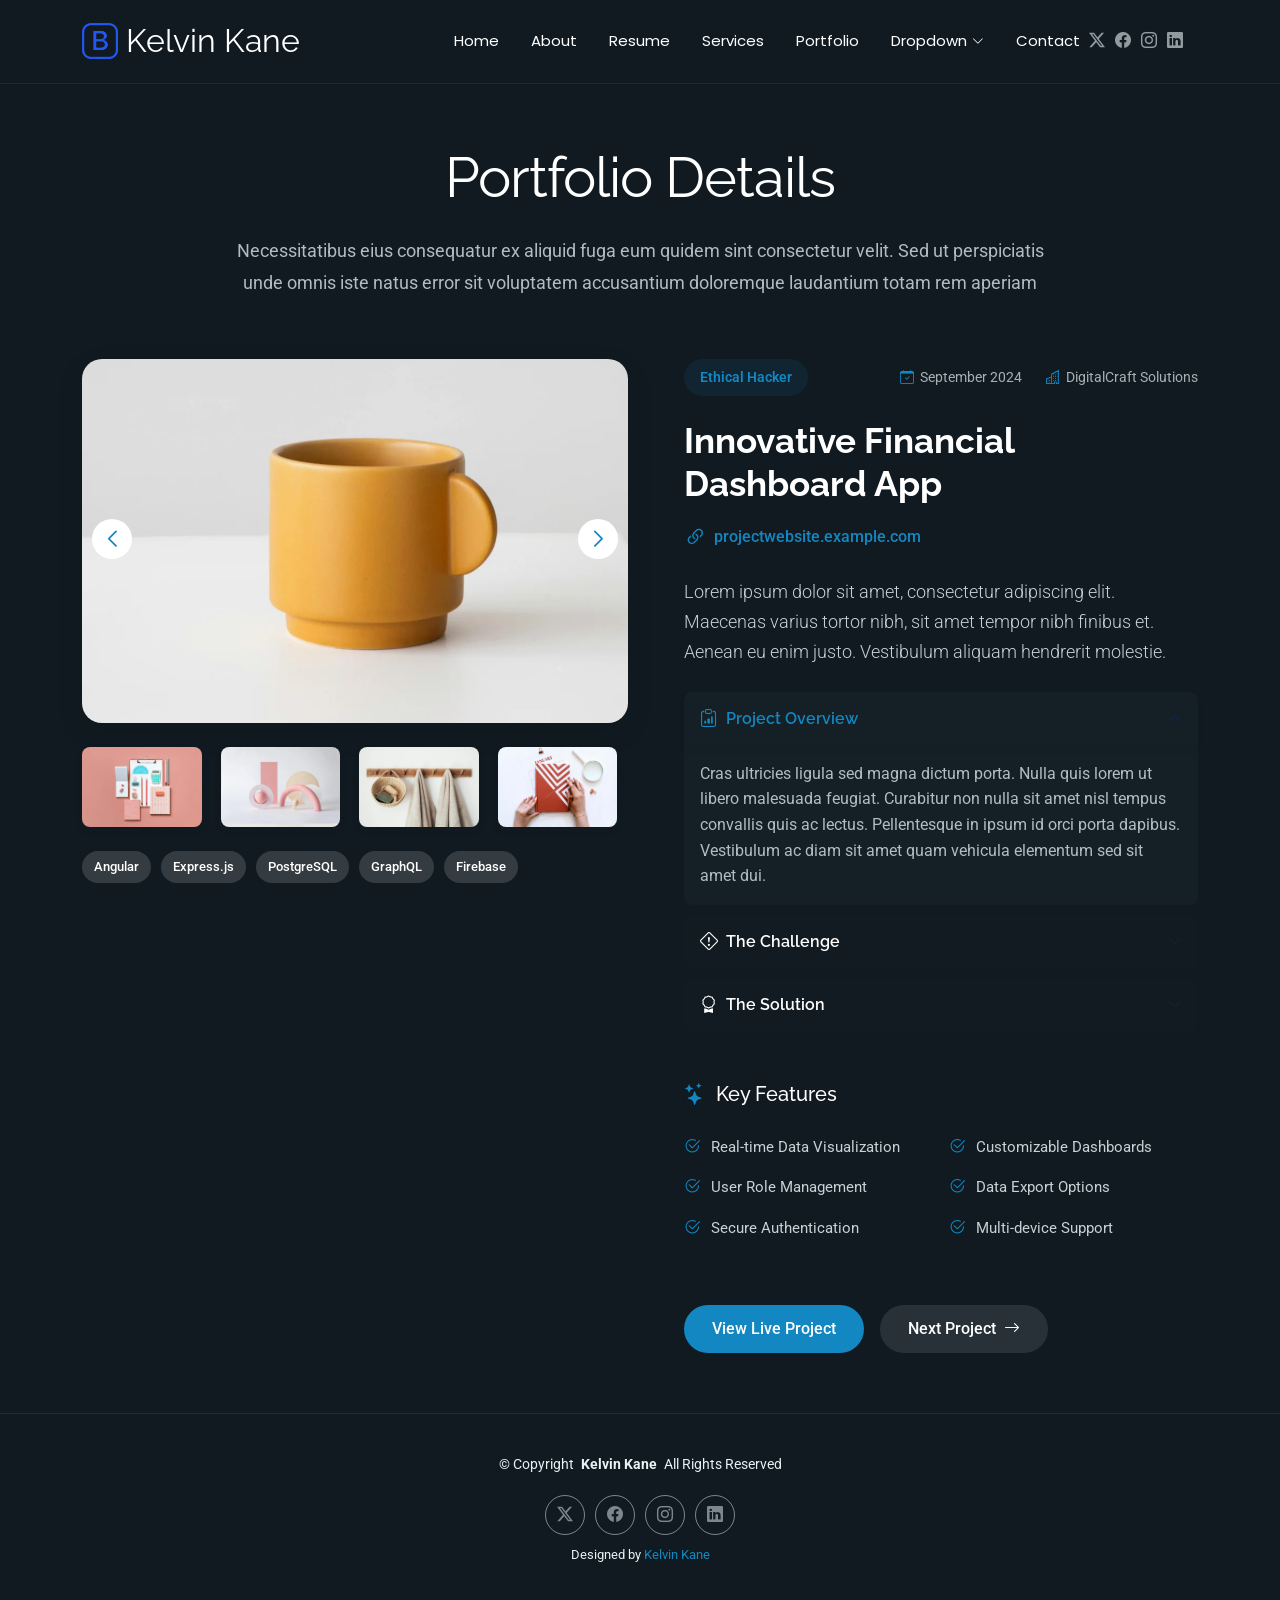
<file: portfolio-details.html>
<!DOCTYPE html>
<html lang="en">
<head>
  <meta charset="utf-8">
  <meta content="width=device-width, initial-scale=1.0" name="viewport">
  <title>Portfolio Sites</title>
  <meta name="description" content="">
  <meta name="keywords" content="">
  <link href="assets/img/favicon.png" rel="icon">
  <link href="assets/img/apple-touch-icon.png" rel="apple-touch-icon">
  <link href="https://fonts.googleapis.com" rel="preconnect">
  <link href="https://fonts.gstatic.com" rel="preconnect" crossorigin>
  <link href="https://fonts.googleapis.com/css2?family=Roboto:ital,wght@0,100;0,300;0,400;0,500;0,700;0,900;1,100;1,300;1,400;1,500;1,700;1,900&family=Poppins:ital,wght@0,100;0,200;0,300;0,400;0,500;0,600;0,700;0,800;0,900;1,100;1,200;1,300;1,400;1,500;1,600;1,700;1,800;1,900&family=Raleway:ital,wght@0,100;0,200;0,300;0,400;0,500;0,600;0,700;0,800;0,900;1,100;1,200;1,300;1,400;1,500;1,600;1,700;1,800;1,900&display=swap" rel="stylesheet">
  <link href="assets/vendor/bootstrap/css/bootstrap.min.css" rel="stylesheet">
  <link href="assets/vendor/bootstrap-icons/bootstrap-icons.css" rel="stylesheet">
  <link href="assets/vendor/aos/aos.css" rel="stylesheet">
  <link href="assets/vendor/swiper/swiper-bundle.min.css" rel="stylesheet">
  <link href="assets/vendor/glightbox/css/glightbox.min.css" rel="stylesheet">
  <link href="assets/css/main.css" rel="stylesheet">
</head>
<body class="portfolio-details-page">
  <header id="header" class="header d-flex align-items-center light-background sticky-top">
    <div class="container position-relative d-flex align-items-center justify-content-between">
      <a href="index.html" class="logo d-flex align-items-center me-auto me-xl-0">
      <img src="assets/img/logo.webp" alt="">
      <h1 class="sitename">Kelvin Kane</h1> 
    </a> 
      <nav id="navmenu" class="navmenu">
        <ul>
          <li><a href="index.html">Home</a></li>
          <li><a href="about.html">About</a></li>
          <li><a href="resume.html">Resume</a></li>
          <li><a href="services.html">Services</a></li>
          <li><a href="portfolio.html">Portfolio</a></li>
          <li class="dropdown"><a href="#"><span>Dropdown</span> <i class="bi bi-chevron-down toggle-dropdown"></i></a>
            <ul>
              <li><a href="#">Dropdown 1</a></li>
              <li class="dropdown"><a href="#"><span>Deep Dropdown</span> <i class="bi bi-chevron-down toggle-dropdown"></i></a>
                <ul>
                  <li><a href="#">Deep Dropdown 1</a></li>
                  <li><a href="#">Deep Dropdown 2</a></li>
                  <li><a href="#">Deep Dropdown 3</a></li>
                  <li><a href="#">Deep Dropdown 4</a></li>
                  <li><a href="#">Deep Dropdown 5</a></li>
                </ul>
              </li>
              <li><a href="#">Dropdown 2</a></li>
              <li><a href="#">Dropdown 3</a></li>
              <li><a href="#">Dropdown 4</a></li>
            </ul>
          </li>
          <li><a href="contact.html">Contact</a></li>
        </ul>
        <i class="mobile-nav-toggle d-xl-none bi bi-list"></i>
      </nav>
      <div class="header-social-links">
        <a href="#" class="twitter"><i class="bi bi-twitter-x"></i></a>
        <a href="#" class="facebook"><i class="bi bi-facebook"></i></a>
        <a href="#" class="instagram"><i class="bi bi-instagram"></i></a>
        <a href="#" class="linkedin"><i class="bi bi-linkedin"></i></a>
      </div>
    </div>
  </header>
  <main class="main">
    <section id="portfolio-details" class="portfolio-details section">
      <div class="container section-title" data-aos="fade-up">
        <h2>Portfolio Details</h2>
        <p>Necessitatibus eius consequatur ex aliquid fuga eum quidem sint consectetur velit. Sed ut perspiciatis unde omnis iste natus error sit voluptatem accusantium doloremque laudantium totam rem aperiam</p>
      </div>
      <div class="container" data-aos="fade-up" data-aos-delay="100">
        <div class="row gy-4">
          <div class="col-lg-6" data-aos="fade-right">
            <div class="portfolio-details-media">
              <div class="main-image">
                <div class="portfolio-details-slider swiper init-swiper" data-aos="zoom-in">
                  <script type="application/json" class="swiper-config">
                    {
                      "loop": true,
                      "speed": 1000,
                      "autoplay": {
                        "delay": 6000
                      },
                      "effect": "creative",
                      "creativeEffect": {
                        "prev": {
                          "shadow": true,
                          "translate": [0, 0, -400]
                        },
                        "next": {
                          "translate": ["100%", 0, 0]
                        }
                      },
                      "slidesPerView": 1,
                      "navigation": {
                        "nextEl": ".swiper-button-next",
                        "prevEl": ".swiper-button-prev"
                      }
                    }
                  </script>
                  <div class="swiper-wrapper">
                    <div class="swiper-slide">
                      <img src="assets/img/portfolio/portfolio-5.webp" alt="Portfolio Image" class="img-fluid">
                    </div>
                    <div class="swiper-slide">
                      <img src="assets/img/portfolio/portfolio-7.webp" alt="Portfolio Image" class="img-fluid">
                    </div>
                    <div class="swiper-slide">
                      <img src="assets/img/portfolio/portfolio-8.webp" alt="Portfolio Image" class="img-fluid">
                    </div>
                  </div>
                  <div class="swiper-button-prev"></div>
                  <div class="swiper-button-next"></div>
                </div>
              </div>
              <div class="thumbnail-grid" data-aos="fade-up" data-aos-delay="200">
                <div class="row g-2 mt-3">
                  <div class="col-3">
                    <img src="assets/img/portfolio/portfolio-4.webp" alt="Gallery Image" class="img-fluid glightbox">
                  </div>
                  <div class="col-3">
                    <img src="assets/img/portfolio/portfolio-6.webp" alt="Gallery Image" class="img-fluid glightbox">
                  </div>
                  <div class="col-3">
                    <img src="assets/img/portfolio/portfolio-11.webp" alt="Gallery Image" class="img-fluid glightbox">
                  </div>
                  <div class="col-3">
                    <img src="assets/img/portfolio/portfolio-12.webp" alt="Gallery Image" class="img-fluid glightbox">
                  </div>
                </div>
              </div>
              <div class="tech-stack-badges" data-aos="fade-up" data-aos-delay="300">
                <span>Angular</span>
                <span>Express.js</span>
                <span>PostgreSQL</span>
                <span>GraphQL</span>
                <span>Firebase</span>
              </div>
            </div>
          </div>
          <div class="col-lg-6" data-aos="fade-left">
            <div class="portfolio-details-content">
              <div class="project-meta">
                <div class="badge-wrapper">
                  <span class="project-badge">Ethical Hacker</span>
                </div>
                <div class="date-client">
                  <div class="meta-item">
                    <i class="bi bi-calendar-check"></i>
                    <span>September 2024</span>
                  </div>
                  <div class="meta-item">
                    <i class="bi bi-buildings"></i>
                    <span>DigitalCraft Solutions</span>
                  </div>
                </div>
              </div>
              <h2 class="project-title">Innovative Financial Dashboard App</h2>
              <div class="project-website">
                <i class="bi bi-link-45deg"></i>
                <a href="#" target="_blank">projectwebsite.example.com</a>
              </div>
              <div class="project-overview">
                <p class="lead">
                  Lorem ipsum dolor sit amet, consectetur adipiscing elit. Maecenas varius tortor nibh, sit amet tempor nibh finibus et. Aenean eu enim justo. Vestibulum aliquam hendrerit molestie.
                </p>
                <div class="accordion project-accordion" id="portfolio-details-projectAccordion">
                  <div class="accordion-item" data-aos="fade-up">
                    <h2 class="accordion-header">
                      <button class="accordion-button" type="button" data-bs-toggle="collapse" data-bs-target="#portfolio-details-collapse-1" aria-expanded="true" aria-controls="collapseOne">
                        <i class="bi bi-clipboard-data me-2"></i> Project Overview
                      </button>
                    </h2>
                    <div id="portfolio-details-collapse-1" class="accordion-collapse collapse show" data-bs-parent="#portfolio-details-projectAccordion">
                      <div class="accordion-body">
                        <p>Cras ultricies ligula sed magna dictum porta. Nulla quis lorem ut libero malesuada feugiat. Curabitur non nulla sit amet nisl tempus convallis quis ac lectus. Pellentesque in ipsum id orci porta dapibus. Vestibulum ac diam sit amet quam vehicula elementum sed sit amet dui.</p>
                      </div>
                    </div>
                  </div>

                  <div class="accordion-item" data-aos="fade-up" data-aos-delay="100">
                    <h2 class="accordion-header">
                      <button class="accordion-button collapsed" type="button" data-bs-toggle="collapse" data-bs-target="#portfolio-details-collapse-2" aria-expanded="false" aria-controls="collapseTwo">
                        <i class="bi bi-exclamation-diamond me-2"></i> The Challenge
                      </button>
                    </h2>
                    <div id="portfolio-details-collapse-2" class="accordion-collapse collapse" data-bs-parent="#portfolio-details-projectAccordion">
                      <div class="accordion-body">
                        <p>Mauris blandit aliquet elit, eget tincidunt nibh pulvinar a. Vivamus suscipit tortor eget felis porttitor volutpat. Curabitur aliquet quam id dui posuere blandit. Praesent sapien massa, convallis a pellentesque nec, egestas non nisi. Sed porttitor lectus nibh.</p>
                      </div>
                    </div>
                  </div>
                  <div class="accordion-item" data-aos="fade-up" data-aos-delay="200">
                    <h2 class="accordion-header">
                      <button class="accordion-button collapsed" type="button" data-bs-toggle="collapse" data-bs-target="#portfolio-details-collapse-3" aria-expanded="false" aria-controls="collapseThree">
                        <i class="bi bi-award me-2"></i> The Solution
                      </button>
                    </h2>
                    <div id="portfolio-details-collapse-3" class="accordion-collapse collapse" data-bs-parent="#portfolio-details-projectAccordion">
                      <div class="accordion-body">
                        <p>Donec sollicitudin molestie malesuada. Curabitur arcu erat, accumsan id imperdiet et, porttitor at sem. Vestibulum ante ipsum primis in faucibus orci luctus et ultrices posuere cubilia Curae; Donec velit neque, auctor sit amet aliquam vel, ullamcorper sit amet ligula.</p>
                      </div>
                    </div>
                  </div>
                </div>
              </div>
              <div class="project-features" data-aos="fade-up" data-aos-delay="300">
                <h3><i class="bi bi-stars"></i> Key Features</h3>
                <div class="row g-3">
                  <div class="col-md-6">
                    <ul class="feature-list">
                      <li><i class="bi bi-check2-circle"></i> Real-time Data Visualization</li>
                      <li><i class="bi bi-check2-circle"></i> User Role Management</li>
                      <li><i class="bi bi-check2-circle"></i> Secure Authentication</li>
                    </ul>
                  </div>
                  <div class="col-md-6">
                    <ul class="feature-list">
                      <li><i class="bi bi-check2-circle"></i> Customizable Dashboards</li>
                      <li><i class="bi bi-check2-circle"></i> Data Export Options</li>
                      <li><i class="bi bi-check2-circle"></i> Multi-device Support</li>
                    </ul>
                  </div>
                </div>
              </div>
              <div class="cta-buttons" data-aos="fade-up" data-aos-delay="400">
                <a href="#" class="btn-view-project">View Live Project</a>
                <a href="#" class="btn-next-project">Next Project <i class="bi bi-arrow-right"></i></a>
              </div>
            </div>
          </div>
        </div>
      </div>
    </section>
  </main>
  <footer id="footer" class="footer">
    <div class="container">
      <div class="copyright text-center ">
        <p>© <span>Copyright</span> <strong class="px-1 sitename">Kelvin Kane</strong> <span>All Rights Reserved<br></span></p>
      </div>
      <div class="social-links d-flex justify-content-center">
        <a href=""><i class="bi bi-twitter-x"></i></a>
        <a href=""><i class="bi bi-facebook"></i></a>
        <a href=""><i class="bi bi-instagram"></i></a>
        <a href=""><i class="bi bi-linkedin"></i></a>
      </div>
      <div class="credits">
        Designed by <a href="#">Kelvin Kane</a>
      </div>
    </div>
  </footer>
  <a href="#" id="scroll-top" class="scroll-top d-flex align-items-center justify-content-center"><i class="bi bi-arrow-up-short"></i></a>
  <div id="preloader"></div>
  <script src="assets/vendor/bootstrap/js/bootstrap.bundle.min.js"></script>
  <script src="assets/vendor/php-email-form/validate.js"></script>
  <script src="assets/vendor/aos/aos.js"></script>
  <script src="assets/vendor/typed.js/typed.umd.js"></script>
  <script src="assets/vendor/waypoints/noframework.waypoints.js"></script>
  <script src="assets/vendor/purecounter/purecounter_vanilla.js"></script>
  <script src="assets/vendor/swiper/swiper-bundle.min.js"></script>
  <script src="assets/vendor/imagesloaded/imagesloaded.pkgd.min.js"></script>
  <script src="assets/vendor/isotope-layout/isotope.pkgd.min.js"></script>
  <script src="assets/vendor/glightbox/js/glightbox.min.js"></script>
  <script src="assets/js/main.js"></script>
</body>
</html>
</file>
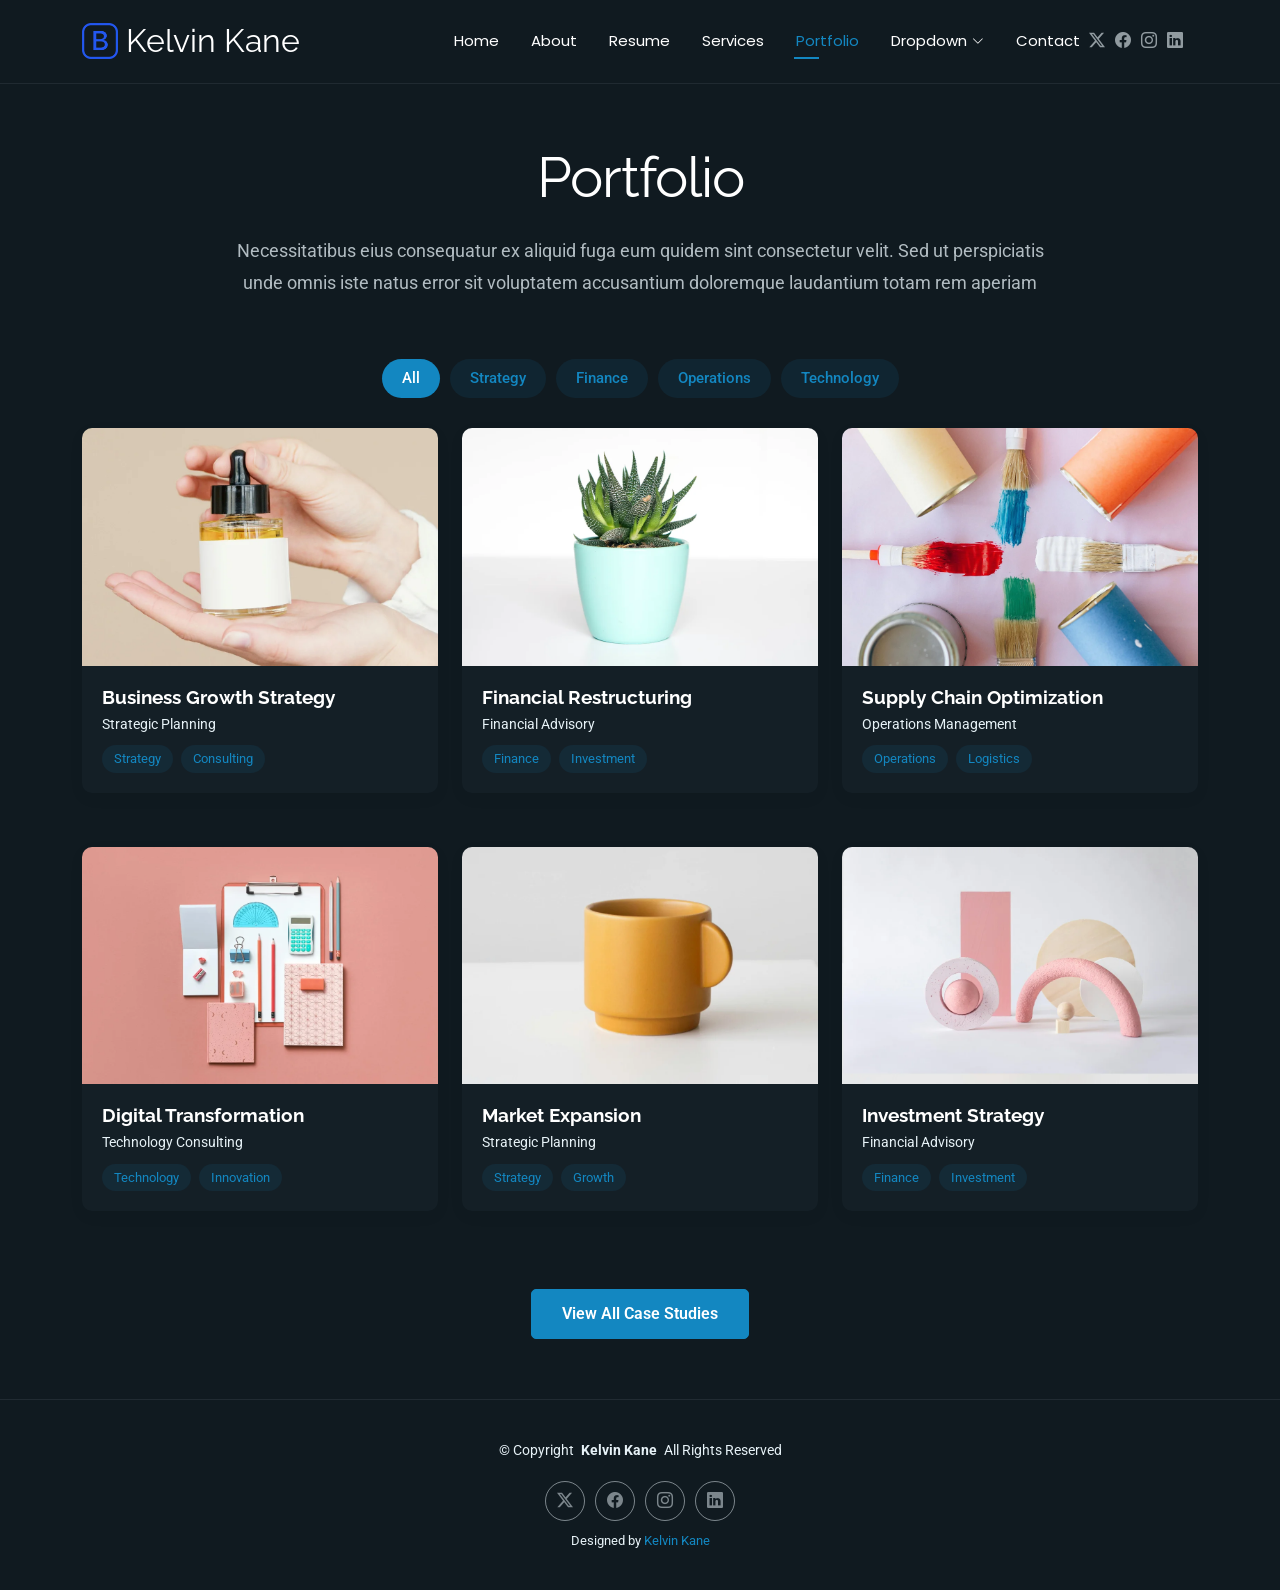
<file: portfolio.html>
<!DOCTYPE html>
<html lang="en">
<head>
  <meta charset="utf-8">
  <meta content="width=device-width, initial-scale=1.0" name="viewport">
  <title>Kelvin Kane</title>
  <meta name="description" content="">
  <meta name="keywords" content="">
  <link href="assets/img/favicon.png" rel="icon">
  <link href="assets/img/apple-touch-icon.png" rel="apple-touch-icon">
  <link href="https://fonts.googleapis.com" rel="preconnect">
  <link href="https://fonts.gstatic.com" rel="preconnect" crossorigin>
  <link href="https://fonts.googleapis.com/css2?family=Roboto:ital,wght@0,100;0,300;0,400;0,500;0,700;0,900;1,100;1,300;1,400;1,500;1,700;1,900&family=Poppins:ital,wght@0,100;0,200;0,300;0,400;0,500;0,600;0,700;0,800;0,900;1,100;1,200;1,300;1,400;1,500;1,600;1,700;1,800;1,900&family=Raleway:ital,wght@0,100;0,200;0,300;0,400;0,500;0,600;0,700;0,800;0,900;1,100;1,200;1,300;1,400;1,500;1,600;1,700;1,800;1,900&display=swap" rel="stylesheet">
  <link href="assets/vendor/bootstrap/css/bootstrap.min.css" rel="stylesheet">
  <link href="assets/vendor/bootstrap-icons/bootstrap-icons.css" rel="stylesheet">
  <link href="assets/vendor/aos/aos.css" rel="stylesheet">
  <link href="assets/vendor/swiper/swiper-bundle.min.css" rel="stylesheet">
  <link href="assets/vendor/glightbox/css/glightbox.min.css" rel="stylesheet">
  <link href="assets/css/main.css" rel="stylesheet">
</head>
<body class="portfolio-page">
  <header id="header" class="header d-flex align-items-center light-background sticky-top">
    <div class="container position-relative d-flex align-items-center justify-content-between">
      <a href="index.html" class="logo d-flex align-items-center me-auto me-xl-0">
      <img src="assets/img/logo.webp" alt="">
      <h1 class="sitename">Kelvin Kane</h1> 
    </a> 
      <nav id="navmenu" class="navmenu">
        <ul>
          <li><a href="index.html">Home</a></li>
          <li><a href="about.html">About</a></li>
          <li><a href="resume.html">Resume</a></li>
          <li><a href="services.html">Services</a></li>
          <li><a href="portfolio.html" class="active">Portfolio</a></li>
          <li class="dropdown"><a href="#"><span>Dropdown</span> <i class="bi bi-chevron-down toggle-dropdown"></i></a>
            <ul>
              <li><a href="#">Dropdown 1</a></li>
              <li class="dropdown"><a href="#"><span>Deep Dropdown</span> <i class="bi bi-chevron-down toggle-dropdown"></i></a>
                <ul>
                  <li><a href="#">Deep Dropdown 1</a></li>
                  <li><a href="#">Deep Dropdown 2</a></li>
                  <li><a href="#">Deep Dropdown 3</a></li>
                  <li><a href="#">Deep Dropdown 4</a></li>
                  <li><a href="#">Deep Dropdown 5</a></li>
                </ul>
              </li>
              <li><a href="#">Dropdown 2</a></li>
              <li><a href="#">Dropdown 3</a></li>
              <li><a href="#">Dropdown 4</a></li>
            </ul>
          </li>
          <li><a href="contact.html">Contact</a></li>
        </ul>
        <i class="mobile-nav-toggle d-xl-none bi bi-list"></i>
      </nav>
      <div class="header-social-links">
        <a href="#" class="twitter"><i class="bi bi-twitter-x"></i></a>
        <a href="#" class="facebook"><i class="bi bi-facebook"></i></a>
        <a href="#" class="instagram"><i class="bi bi-instagram"></i></a>
        <a href="#" class="linkedin"><i class="bi bi-linkedin"></i></a>
      </div>
    </div>
  </header>
  <main class="main">
    <section id="portfolio" class="portfolio section">
      <div class="container section-title" data-aos="fade-up">
        <h2>Portfolio</h2>
        <p>Necessitatibus eius consequatur ex aliquid fuga eum quidem sint consectetur velit. Sed ut perspiciatis unde omnis iste natus error sit voluptatem accusantium doloremque laudantium totam rem aperiam</p>
      </div>
      <div class="container" data-aos="fade-up" data-aos-delay="100">
        <div class="isotope-layout" data-default-filter="*" data-layout="masonry" data-sort="original-order">
          <ul class="portfolio-filters isotope-filters" data-aos="fade-up" data-aos-delay="200">
            <li data-filter="*" class="filter-active">All</li>
            <li data-filter=".filter-strategy">Strategy</li>
            <li data-filter=".filter-finance">Finance</li>
            <li data-filter=".filter-operations">Operations</li>
            <li data-filter=".filter-technology">Technology</li>
          </ul>
          <div class="row gy-4 isotope-container" data-aos="fade-up" data-aos-delay="300">
            <div class="col-lg-4 col-md-6 portfolio-item isotope-item filter-strategy">
              <div class="portfolio-card">
                <div class="portfolio-img">
                  <img src="assets/img/portfolio/portfolio-1.webp" alt="Portfolio Item" class="img-fluid">
                  <div class="portfolio-overlay">
                    <a href="assets/img/portfolio/portfolio-1.webp" class="glightbox portfolio-lightbox"><i class="bi bi-plus"></i></a>
                    <a href="#" class="portfolio-details-link"><i class="bi bi-link"></i></a>
                  </div>
                </div>
                <div class="portfolio-info">
                  <h4>Business Growth Strategy</h4>
                  <p>Strategic Planning</p>
                  <div class="portfolio-tags">
                    <span>Strategy</span>
                    <span>Consulting</span>
                  </div>
                </div>
              </div>
            </div>
            <div class="col-lg-4 col-md-6 portfolio-item isotope-item filter-finance">
              <div class="portfolio-card">
                <div class="portfolio-img">
                  <img src="assets/img/portfolio/portfolio-2.webp" alt="Portfolio Item" class="img-fluid">
                  <div class="portfolio-overlay">
                    <a href="assets/img/portfolio/portfolio-2.webp" class="glightbox portfolio-lightbox"><i class="bi bi-plus"></i></a>
                    <a href="#" class="portfolio-details-link"><i class="bi bi-link"></i></a>
                  </div>
                </div>
                <div class="portfolio-info">
                  <h4>Financial Restructuring</h4>
                  <p>Financial Advisory</p>
                  <div class="portfolio-tags">
                    <span>Finance</span>
                    <span>Investment</span>
                  </div>
                </div>
              </div>
            </div>
            <div class="col-lg-4 col-md-6 portfolio-item isotope-item filter-operations">
              <div class="portfolio-card">
                <div class="portfolio-img">
                  <img src="assets/img/portfolio/portfolio-3.webp" alt="Portfolio Item" class="img-fluid">
                  <div class="portfolio-overlay">
                    <a href="assets/img/portfolio/portfolio-3.webp" class="glightbox portfolio-lightbox"><i class="bi bi-plus"></i></a>
                    <a href="#" class="portfolio-details-link"><i class="bi bi-link"></i></a>
                  </div>
                </div>
                <div class="portfolio-info">
                  <h4>Supply Chain Optimization</h4>
                  <p>Operations Management</p>
                  <div class="portfolio-tags">
                    <span>Operations</span>
                    <span>Logistics</span>
                  </div>
                </div>
              </div>
            </div>
            <div class="col-lg-4 col-md-6 portfolio-item isotope-item filter-technology">
              <div class="portfolio-card">
                <div class="portfolio-img">
                  <img src="assets/img/portfolio/portfolio-4.webp" alt="Portfolio Item" class="img-fluid">
                  <div class="portfolio-overlay">
                    <a href="assets/img/portfolio/portfolio-4.webp" class="glightbox portfolio-lightbox"><i class="bi bi-plus"></i></a>
                    <a href="#" class="portfolio-details-link"><i class="bi bi-link"></i></a>
                  </div>
                </div>
                <div class="portfolio-info">
                  <h4>Digital Transformation</h4>
                  <p>Technology Consulting</p>
                  <div class="portfolio-tags">
                    <span>Technology</span>
                    <span>Innovation</span>
                  </div>
                </div>
              </div>
            </div>
            <div class="col-lg-4 col-md-6 portfolio-item isotope-item filter-strategy">
              <div class="portfolio-card">
                <div class="portfolio-img">
                  <img src="assets/img/portfolio/portfolio-5.webp" alt="Portfolio Item" class="img-fluid">
                  <div class="portfolio-overlay">
                    <a href="assets/img/portfolio/portfolio-5.webp" class="glightbox portfolio-lightbox"><i class="bi bi-plus"></i></a>
                    <a href="#" class="portfolio-details-link"><i class="bi bi-link"></i></a>
                  </div>
                </div>
                <div class="portfolio-info">
                  <h4>Market Expansion</h4>
                  <p>Strategic Planning</p>
                  <div class="portfolio-tags">
                    <span>Strategy</span>
                    <span>Growth</span>
                  </div>
                </div>
              </div>
            </div>
            <div class="col-lg-4 col-md-6 portfolio-item isotope-item filter-finance">
              <div class="portfolio-card">
                <div class="portfolio-img">
                  <img src="assets/img/portfolio/portfolio-6.webp" alt="Portfolio Item" class="img-fluid">
                  <div class="portfolio-overlay">
                    <a href="assets/img/portfolio/portfolio-6.webp" class="glightbox portfolio-lightbox"><i class="bi bi-plus"></i></a>
                    <a href="#" class="portfolio-details-link"><i class="bi bi-link"></i></a>
                  </div>
                </div>
                <div class="portfolio-info">
                  <h4>Investment Strategy</h4>
                  <p>Financial Advisory</p>
                  <div class="portfolio-tags">
                    <span>Finance</span>
                    <span>Investment</span>
                  </div>
                </div>
              </div>
            </div>
          </div>
        </div>
        <div class="text-center mt-5" data-aos="fade-up" data-aos-delay="400">
          <a href="#portfolio" class="btn btn-primary">View All Case Studies</a>
        </div>
      </div>
    </section>
  </main>
  <footer id="footer" class="footer">
    <div class="container">
      <div class="copyright text-center ">
        <p>© <span>Copyright</span> <strong class="px-1 sitename">Kelvin Kane</strong> <span>All Rights Reserved<br></span></p>
      </div>
      <div class="social-links d-flex justify-content-center">
        <a href=""><i class="bi bi-twitter-x"></i></a>
        <a href=""><i class="bi bi-facebook"></i></a>
        <a href=""><i class="bi bi-instagram"></i></a>
        <a href=""><i class="bi bi-linkedin"></i></a>
      </div>
      <div class="credits">
        Designed by <a href="https://bootstrapmade.com/">Kelvin Kane</a>
      </div>
    </div>
  </footer>
  <a href="#" id="scroll-top" class="scroll-top d-flex align-items-center justify-content-center"><i class="bi bi-arrow-up-short"></i></a>
  <div id="preloader"></div>
  <script src="assets/vendor/bootstrap/js/bootstrap.bundle.min.js"></script>
  <script src="assets/vendor/php-email-form/validate.js"></script>
  <script src="assets/vendor/aos/aos.js"></script>
  <script src="assets/vendor/typed.js/typed.umd.js"></script>
  <script src="assets/vendor/waypoints/noframework.waypoints.js"></script>
  <script src="assets/vendor/purecounter/purecounter_vanilla.js"></script>
  <script src="assets/vendor/swiper/swiper-bundle.min.js"></script>
  <script src="assets/vendor/imagesloaded/imagesloaded.pkgd.min.js"></script>
  <script src="assets/vendor/isotope-layout/isotope.pkgd.min.js"></script>
  <script src="assets/vendor/glightbox/js/glightbox.min.js"></script>
  <script src="assets/js/main.js"></script>
</body>
</html>
</file>
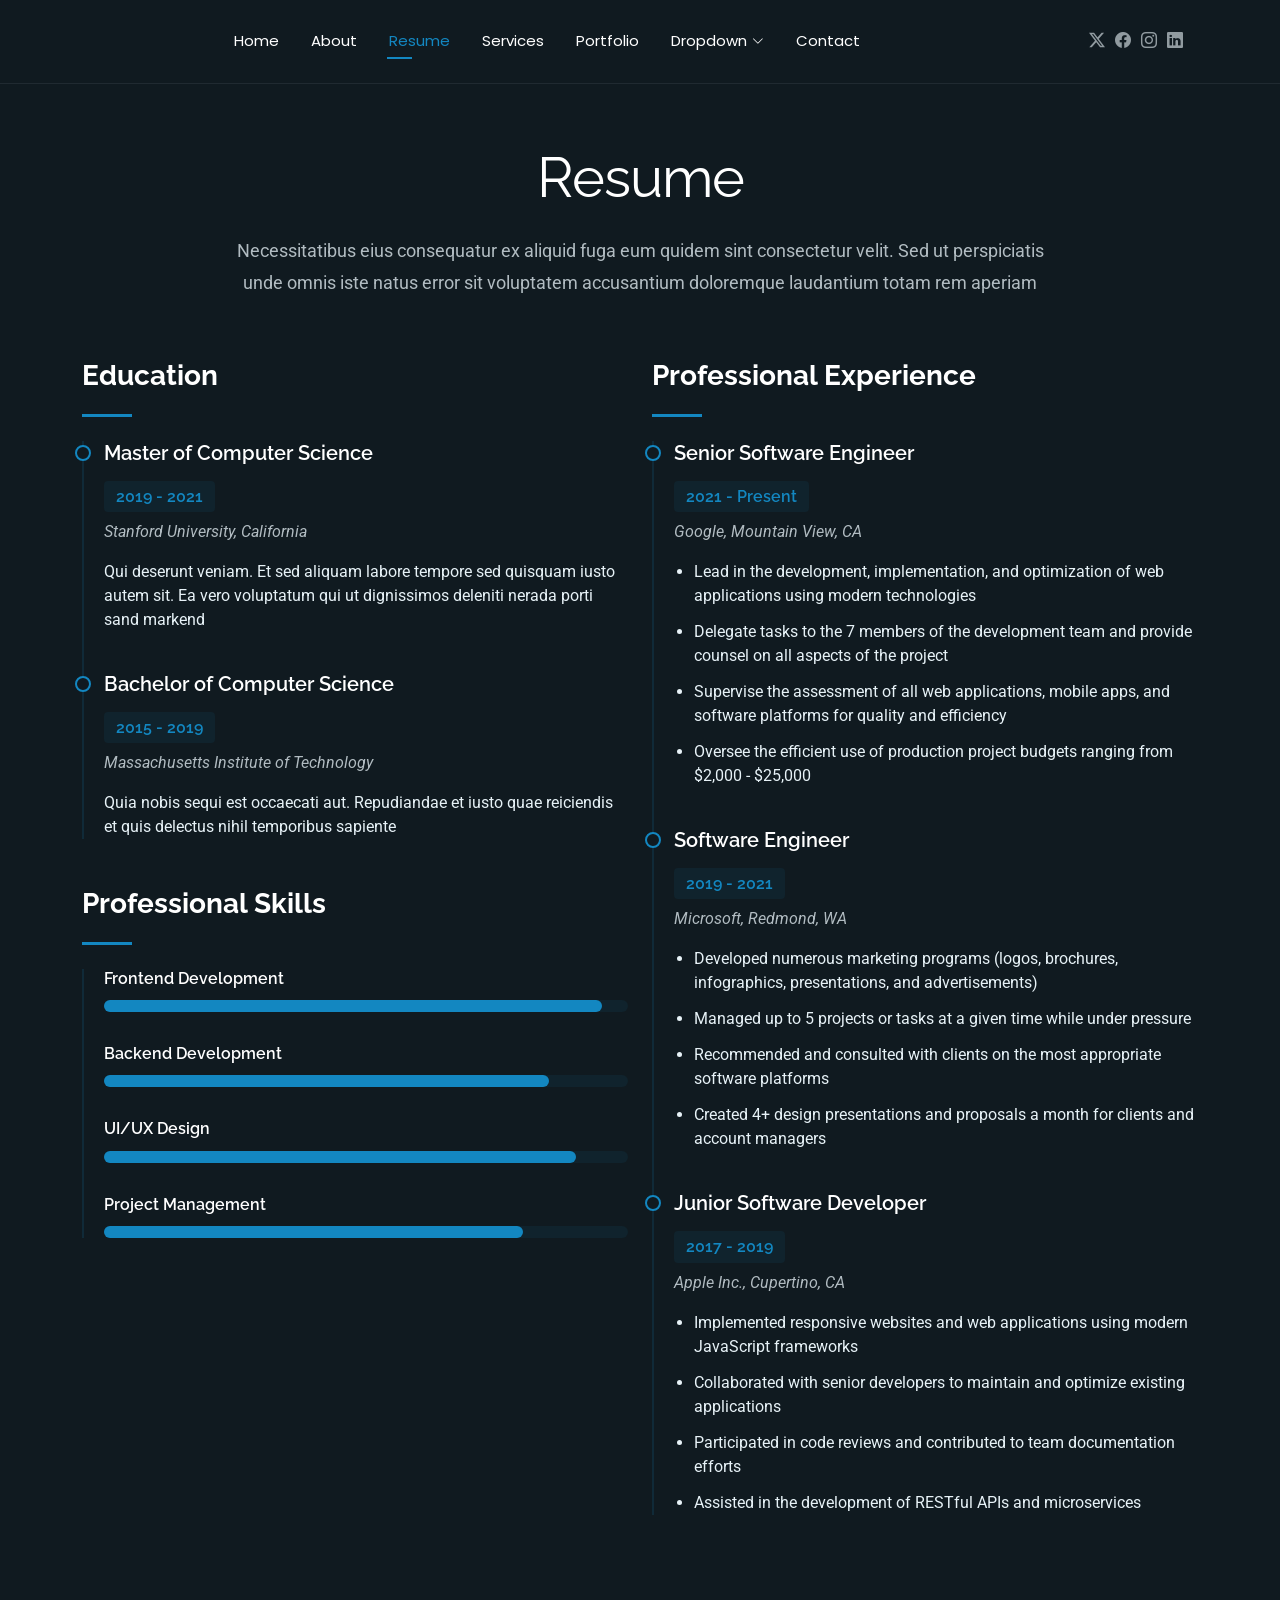
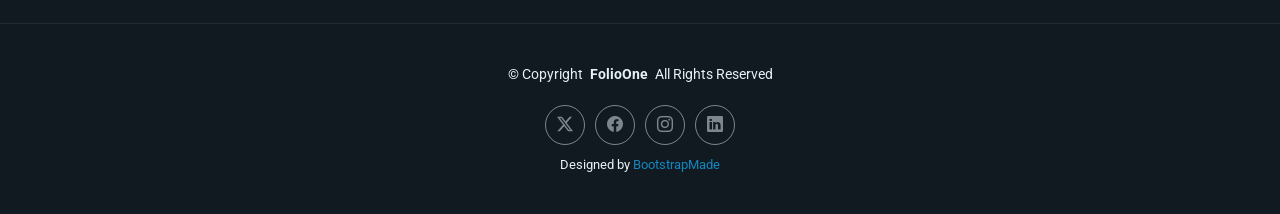
<file: resume.html>
<!DOCTYPE html>
<html lang="en">

<head>
  <meta charset="utf-8">
  <meta content="width=device-width, initial-scale=1.0" name="viewport">
  <title>Resume - FolioOne Bootstrap Template</title>
  <meta name="description" content="">
  <meta name="keywords" content="">

  <!-- Favicons -->
  <link href="assets/img/favicon.png" rel="icon">
  <link href="assets/img/apple-touch-icon.png" rel="apple-touch-icon">

  <!-- Fonts -->
  <link href="https://fonts.googleapis.com" rel="preconnect">
  <link href="https://fonts.gstatic.com" rel="preconnect" crossorigin>
  <link href="https://fonts.googleapis.com/css2?family=Roboto:ital,wght@0,100;0,300;0,400;0,500;0,700;0,900;1,100;1,300;1,400;1,500;1,700;1,900&family=Poppins:ital,wght@0,100;0,200;0,300;0,400;0,500;0,600;0,700;0,800;0,900;1,100;1,200;1,300;1,400;1,500;1,600;1,700;1,800;1,900&family=Raleway:ital,wght@0,100;0,200;0,300;0,400;0,500;0,600;0,700;0,800;0,900;1,100;1,200;1,300;1,400;1,500;1,600;1,700;1,800;1,900&display=swap" rel="stylesheet">

  <!-- Vendor CSS Files -->
  <link href="assets/vendor/bootstrap/css/bootstrap.min.css" rel="stylesheet">
  <link href="assets/vendor/bootstrap-icons/bootstrap-icons.css" rel="stylesheet">
  <link href="assets/vendor/aos/aos.css" rel="stylesheet">
  <link href="assets/vendor/swiper/swiper-bundle.min.css" rel="stylesheet">
  <link href="assets/vendor/glightbox/css/glightbox.min.css" rel="stylesheet">

  <!-- Main CSS File -->
  <link href="assets/css/main.css" rel="stylesheet">

  <!-- =======================================================
  * Template Name: FolioOne
  * Template URL: https://bootstrapmade.com/folioone-bootstrap-portfolio-website-template/
  * Updated: Aug 23 2025 with Bootstrap v5.3.7
  * Author: BootstrapMade.com
  * License: https://bootstrapmade.com/license/
  ======================================================== -->
</head>

<body class="resume-page">

  <header id="header" class="header d-flex align-items-center light-background sticky-top">
    <div class="container position-relative d-flex align-items-center justify-content-between">

      <!-- <a href="index.html" class="logo d-flex align-items-center me-auto me-xl-0">
      <img src="assets/img/logo.webp" alt="">
      <h1 class="sitename">FolioOne</h1> 
    </a> -->

      <nav id="navmenu" class="navmenu">
        <ul>
          <li><a href="index.html">Home</a></li>
          <li><a href="about.html">About</a></li>
          <li><a href="resume.html" class="active">Resume</a></li>
          <li><a href="services.html">Services</a></li>
          <li><a href="portfolio.html">Portfolio</a></li>
          <li class="dropdown"><a href="#"><span>Dropdown</span> <i class="bi bi-chevron-down toggle-dropdown"></i></a>
            <ul>
              <li><a href="#">Dropdown 1</a></li>
              <li class="dropdown"><a href="#"><span>Deep Dropdown</span> <i class="bi bi-chevron-down toggle-dropdown"></i></a>
                <ul>
                  <li><a href="#">Deep Dropdown 1</a></li>
                  <li><a href="#">Deep Dropdown 2</a></li>
                  <li><a href="#">Deep Dropdown 3</a></li>
                  <li><a href="#">Deep Dropdown 4</a></li>
                  <li><a href="#">Deep Dropdown 5</a></li>
                </ul>
              </li>
              <li><a href="#">Dropdown 2</a></li>
              <li><a href="#">Dropdown 3</a></li>
              <li><a href="#">Dropdown 4</a></li>
            </ul>
          </li>
          <li><a href="contact.html">Contact</a></li>
        </ul>
        <i class="mobile-nav-toggle d-xl-none bi bi-list"></i>
      </nav>

      <div class="header-social-links">
        <a href="#" class="twitter"><i class="bi bi-twitter-x"></i></a>
        <a href="#" class="facebook"><i class="bi bi-facebook"></i></a>
        <a href="#" class="instagram"><i class="bi bi-instagram"></i></a>
        <a href="#" class="linkedin"><i class="bi bi-linkedin"></i></a>
      </div>

    </div>
  </header>

  <main class="main">

    <!-- Resume Section -->
    <section id="resume" class="resume section">

      <!-- Section Title -->
      <div class="container section-title" data-aos="fade-up">
        <h2>Resume</h2>
        <p>Necessitatibus eius consequatur ex aliquid fuga eum quidem sint consectetur velit. Sed ut perspiciatis unde omnis iste natus error sit voluptatem accusantium doloremque laudantium totam rem aperiam</p>
      </div><!-- End Section Title -->

      <div class="container" data-aos="fade-up" data-aos-delay="100">

        <div class="row">
          <div class="col-lg-6">

            <!-- Education Section -->
            <div class="resume-item" data-aos="fade-up">
              <h3 class="resume-title">Education</h3>

              <div class="resume-content">
                <article class="education-item">
                  <h4>Master of Computer Science</h4>
                  <h5>2019 - 2021</h5>
                  <p class="institution"><em>Stanford University, California</em></p>
                  <p>Qui deserunt veniam. Et sed aliquam labore tempore sed quisquam iusto autem sit. Ea vero voluptatum qui ut dignissimos deleniti nerada porti sand markend</p>
                </article>

                <article class="education-item">
                  <h4>Bachelor of Computer Science</h4>
                  <h5>2015 - 2019</h5>
                  <p class="institution"><em>Massachusetts Institute of Technology</em></p>
                  <p>Quia nobis sequi est occaecati aut. Repudiandae et iusto quae reiciendis et quis delectus nihil temporibus sapiente</p>
                </article>
              </div>
            </div><!-- End Education Section -->

            <!-- Professional Skills Section -->
            <div class="resume-item skills-animation" data-aos="fade-up">
              <h3 class="resume-title">Professional Skills</h3>

              <div class="resume-content">
                <div class="skill-item">
                  <h4>Frontend Development</h4>
                  <div class="progress">
                    <div class="progress-bar" role="progressbar" aria-valuenow="95" aria-valuemin="0" aria-valuemax="100"></div>
                  </div>
                </div>

                <div class="skill-item">
                  <h4>Backend Development</h4>
                  <div class="progress">
                    <div class="progress-bar" role="progressbar" aria-valuenow="85" aria-valuemin="0" aria-valuemax="100"></div>
                  </div>
                </div>

                <div class="skill-item">
                  <h4>UI/UX Design</h4>
                  <div class="progress">
                    <div class="progress-bar" role="progressbar" aria-valuenow="90" aria-valuemin="0" aria-valuemax="100"></div>
                  </div>
                </div>

                <div class="skill-item">
                  <h4>Project Management</h4>
                  <div class="progress">
                    <div class="progress-bar" role="progressbar" aria-valuenow="80" aria-valuemin="0" aria-valuemax="100"></div>
                  </div>
                </div>
              </div>
            </div><!-- End Professional Skills Section -->
          </div>

          <div class="col-lg-6">
            <!-- Experience Section -->
            <div class="resume-item" data-aos="fade-up" data-aos-delay="100">
              <h3 class="resume-title">Professional Experience</h3>

              <div class="resume-content">
                <article class="experience-item">
                  <h4>Senior Software Engineer</h4>
                  <h5>2021 - Present</h5>
                  <p class="company"><em>Google, Mountain View, CA</em></p>
                  <ul>
                    <li>Lead in the development, implementation, and optimization of web applications using modern technologies</li>
                    <li>Delegate tasks to the 7 members of the development team and provide counsel on all aspects of the project</li>
                    <li>Supervise the assessment of all web applications, mobile apps, and software platforms for quality and efficiency</li>
                    <li>Oversee the efficient use of production project budgets ranging from $2,000 - $25,000</li>
                  </ul>
                </article>

                <article class="experience-item">
                  <h4>Software Engineer</h4>
                  <h5>2019 - 2021</h5>
                  <p class="company"><em>Microsoft, Redmond, WA</em></p>
                  <ul>
                    <li>Developed numerous marketing programs (logos, brochures, infographics, presentations, and advertisements)</li>
                    <li>Managed up to 5 projects or tasks at a given time while under pressure</li>
                    <li>Recommended and consulted with clients on the most appropriate software platforms</li>
                    <li>Created 4+ design presentations and proposals a month for clients and account managers</li>
                  </ul>
                </article>

                <article class="experience-item">
                  <h4>Junior Software Developer</h4>
                  <h5>2017 - 2019</h5>
                  <p class="company"><em>Apple Inc., Cupertino, CA</em></p>
                  <ul>
                    <li>Implemented responsive websites and web applications using modern JavaScript frameworks</li>
                    <li>Collaborated with senior developers to maintain and optimize existing applications</li>
                    <li>Participated in code reviews and contributed to team documentation efforts</li>
                    <li>Assisted in the development of RESTful APIs and microservices</li>
                  </ul>
                </article>
              </div>
            </div><!-- End Experience Section -->
          </div>
        </div>

      </div>

    </section><!-- /Resume Section -->

  </main>

  <footer id="footer" class="footer">

    <div class="container">
      <div class="copyright text-center ">
        <p>© <span>Copyright</span> <strong class="px-1 sitename">FolioOne</strong> <span>All Rights Reserved<br></span></p>
      </div>
      <div class="social-links d-flex justify-content-center">
        <a href=""><i class="bi bi-twitter-x"></i></a>
        <a href=""><i class="bi bi-facebook"></i></a>
        <a href=""><i class="bi bi-instagram"></i></a>
        <a href=""><i class="bi bi-linkedin"></i></a>
      </div>
      <div class="credits">
        <!-- All the links in the footer should remain intact. -->
        <!-- You can delete the links only if you've purchased the pro version. -->
        <!-- Licensing information: https://bootstrapmade.com/license/ -->
        <!-- Purchase the pro version with working PHP/AJAX contact form: [buy-url] -->
        Designed by <a href="https://bootstrapmade.com/">BootstrapMade</a>
      </div>
    </div>

  </footer>

  <!-- Scroll Top -->
  <a href="#" id="scroll-top" class="scroll-top d-flex align-items-center justify-content-center"><i class="bi bi-arrow-up-short"></i></a>

  <!-- Preloader -->
  <div id="preloader"></div>

  <!-- Vendor JS Files -->
  <script src="assets/vendor/bootstrap/js/bootstrap.bundle.min.js"></script>
  <script src="assets/vendor/php-email-form/validate.js"></script>
  <script src="assets/vendor/aos/aos.js"></script>
  <script src="assets/vendor/typed.js/typed.umd.js"></script>
  <script src="assets/vendor/waypoints/noframework.waypoints.js"></script>
  <script src="assets/vendor/purecounter/purecounter_vanilla.js"></script>
  <script src="assets/vendor/swiper/swiper-bundle.min.js"></script>
  <script src="assets/vendor/imagesloaded/imagesloaded.pkgd.min.js"></script>
  <script src="assets/vendor/isotope-layout/isotope.pkgd.min.js"></script>
  <script src="assets/vendor/glightbox/js/glightbox.min.js"></script>

  <!-- Main JS File -->
  <script src="assets/js/main.js"></script>

</body>

</html>
</file>
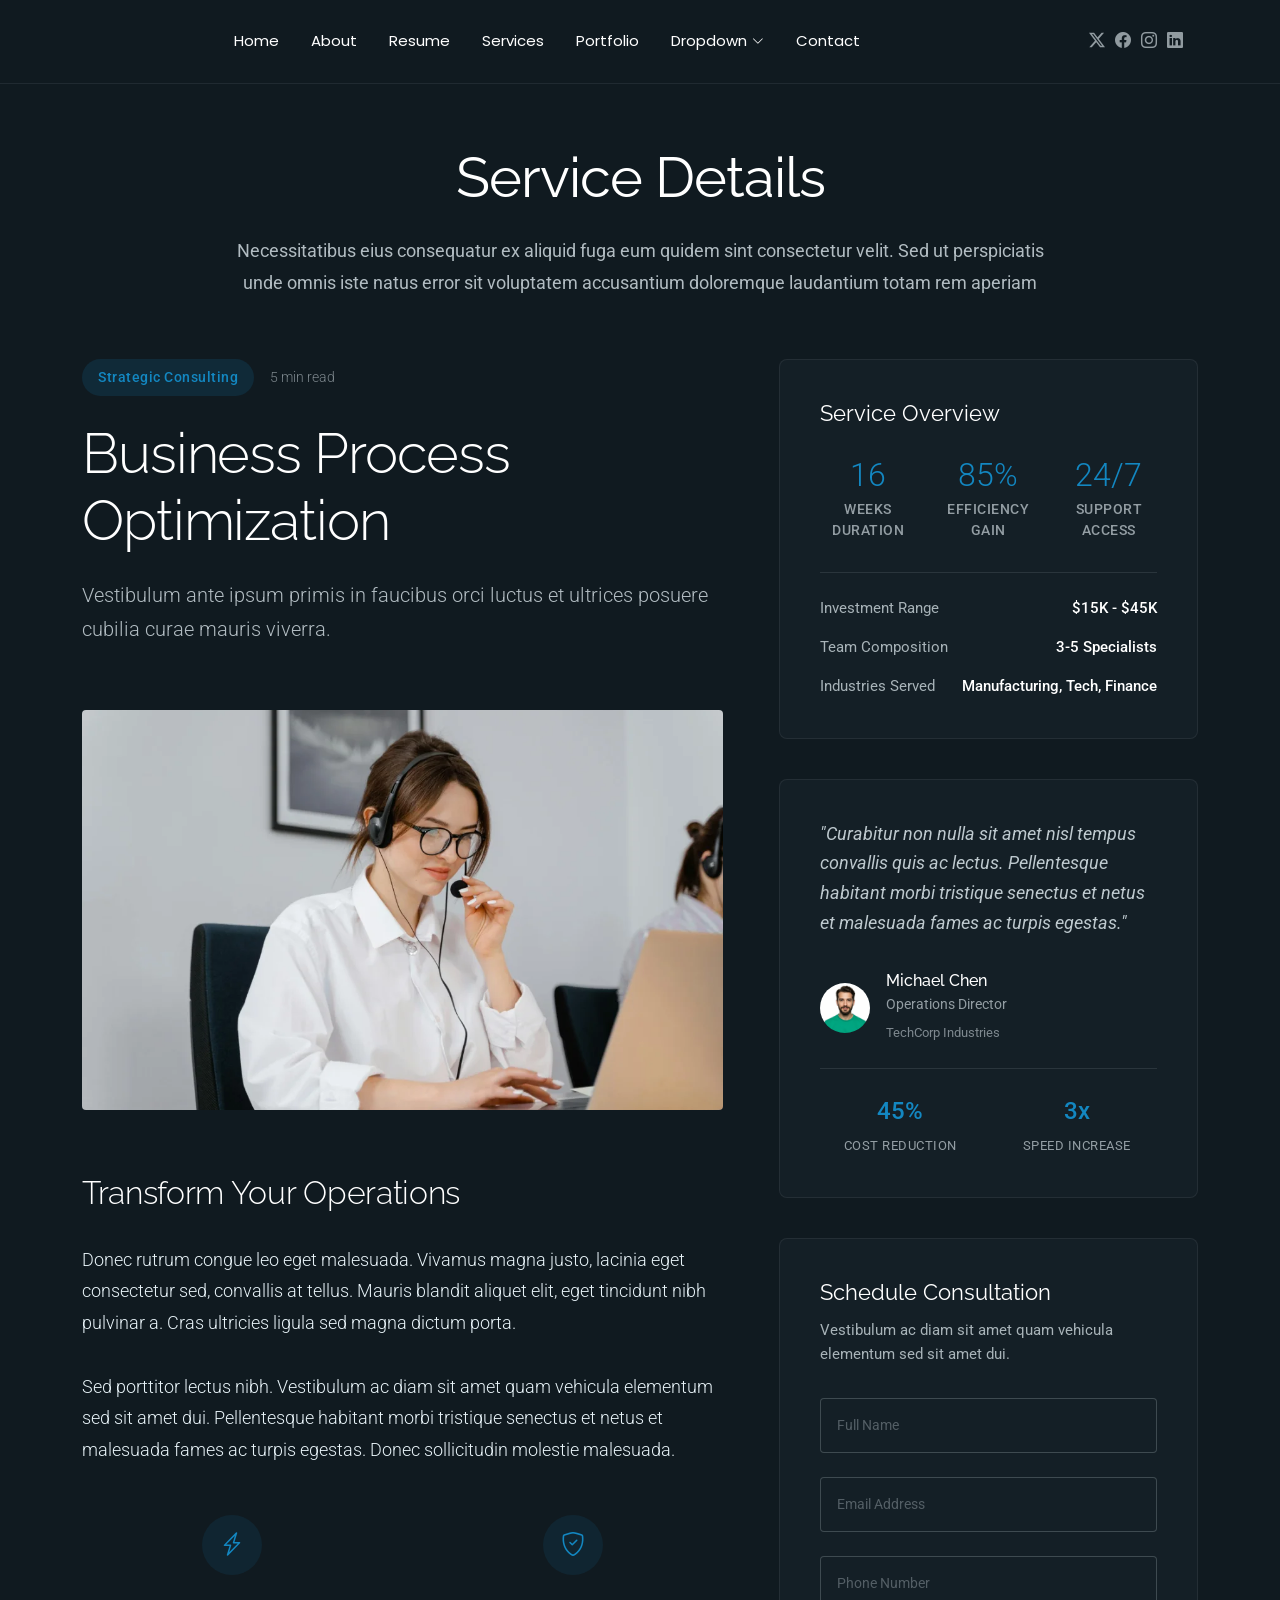
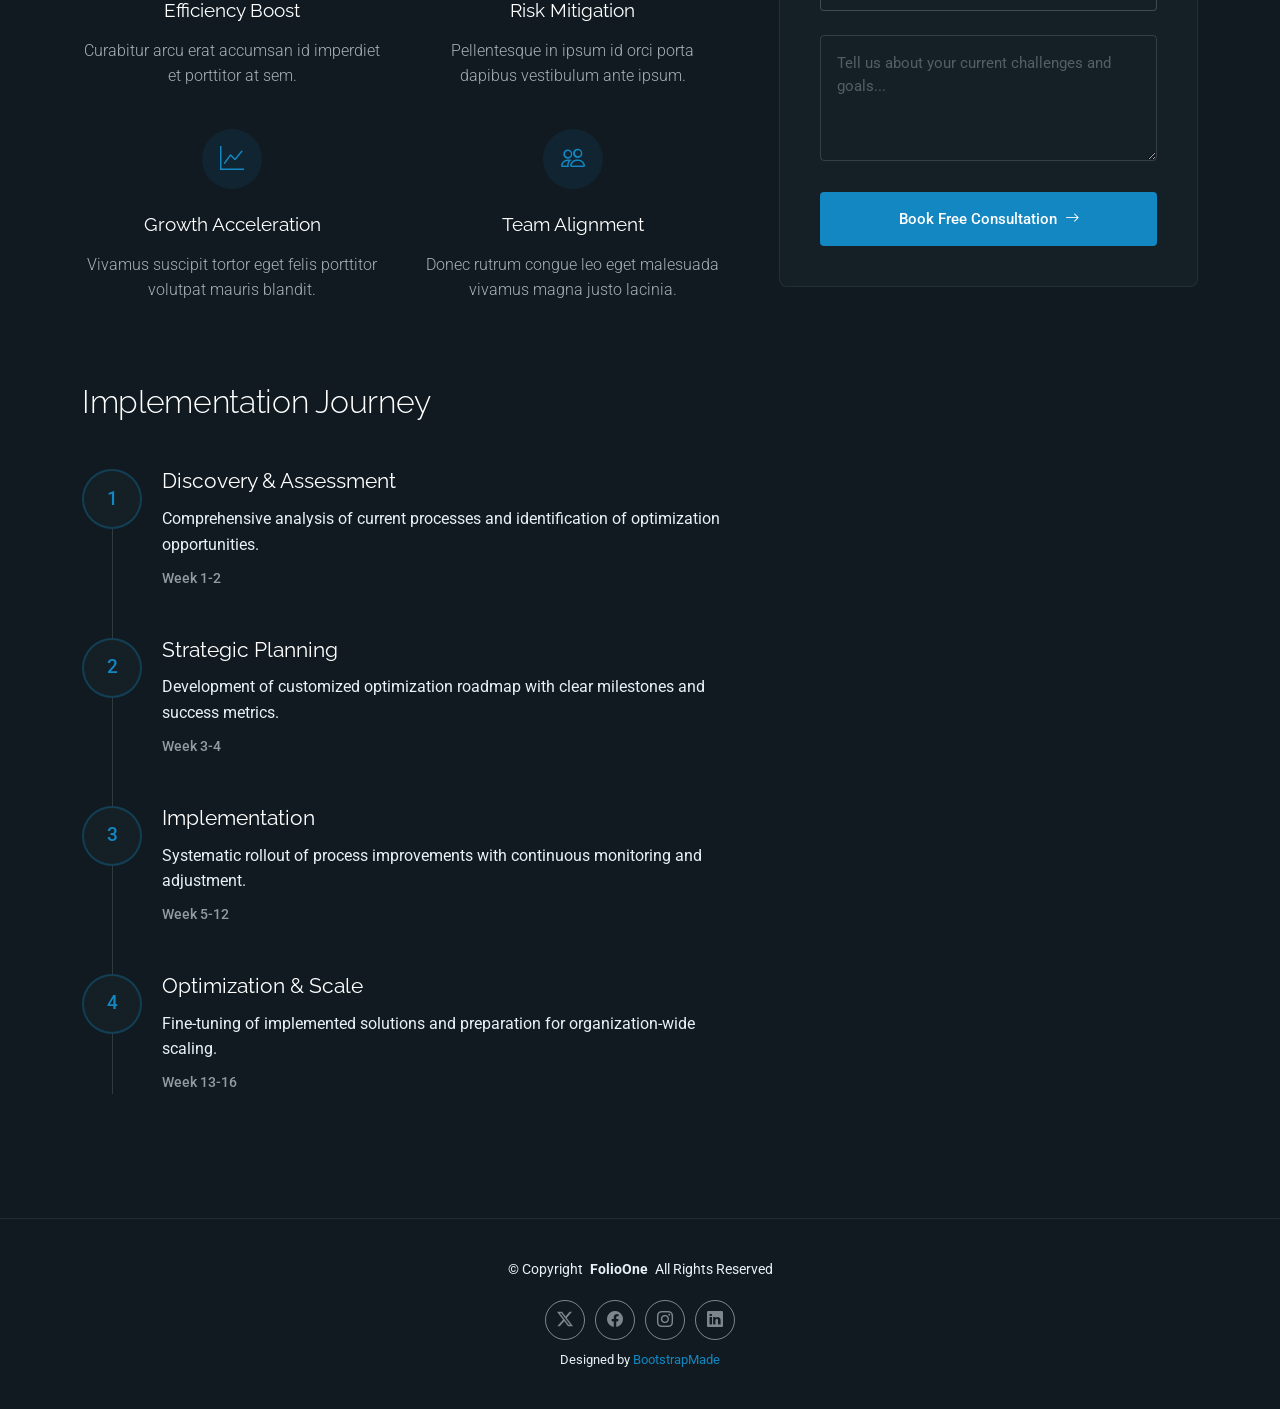
<file: service-details.html>
<!DOCTYPE html>
<html lang="en">

<head>
  <meta charset="utf-8">
  <meta content="width=device-width, initial-scale=1.0" name="viewport">
  <title>Service Details - FolioOne Bootstrap Template</title>
  <meta name="description" content="">
  <meta name="keywords" content="">

  <!-- Favicons -->
  <link href="assets/img/favicon.png" rel="icon">
  <link href="assets/img/apple-touch-icon.png" rel="apple-touch-icon">

  <!-- Fonts -->
  <link href="https://fonts.googleapis.com" rel="preconnect">
  <link href="https://fonts.gstatic.com" rel="preconnect" crossorigin>
  <link href="https://fonts.googleapis.com/css2?family=Roboto:ital,wght@0,100;0,300;0,400;0,500;0,700;0,900;1,100;1,300;1,400;1,500;1,700;1,900&family=Poppins:ital,wght@0,100;0,200;0,300;0,400;0,500;0,600;0,700;0,800;0,900;1,100;1,200;1,300;1,400;1,500;1,600;1,700;1,800;1,900&family=Raleway:ital,wght@0,100;0,200;0,300;0,400;0,500;0,600;0,700;0,800;0,900;1,100;1,200;1,300;1,400;1,500;1,600;1,700;1,800;1,900&display=swap" rel="stylesheet">

  <!-- Vendor CSS Files -->
  <link href="assets/vendor/bootstrap/css/bootstrap.min.css" rel="stylesheet">
  <link href="assets/vendor/bootstrap-icons/bootstrap-icons.css" rel="stylesheet">
  <link href="assets/vendor/aos/aos.css" rel="stylesheet">
  <link href="assets/vendor/swiper/swiper-bundle.min.css" rel="stylesheet">
  <link href="assets/vendor/glightbox/css/glightbox.min.css" rel="stylesheet">

  <!-- Main CSS File -->
  <link href="assets/css/main.css" rel="stylesheet">

  <!-- =======================================================
  * Template Name: FolioOne
  * Template URL: https://bootstrapmade.com/folioone-bootstrap-portfolio-website-template/
  * Updated: Aug 23 2025 with Bootstrap v5.3.7
  * Author: BootstrapMade.com
  * License: https://bootstrapmade.com/license/
  ======================================================== -->
</head>

<body class="service-details-page">

  <header id="header" class="header d-flex align-items-center light-background sticky-top">
    <div class="container position-relative d-flex align-items-center justify-content-between">

      <!-- <a href="index.html" class="logo d-flex align-items-center me-auto me-xl-0">
      <img src="assets/img/logo.webp" alt="">
      <h1 class="sitename">FolioOne</h1> 
    </a> -->

      <nav id="navmenu" class="navmenu">
        <ul>
          <li><a href="index.html">Home</a></li>
          <li><a href="about.html">About</a></li>
          <li><a href="resume.html">Resume</a></li>
          <li><a href="services.html">Services</a></li>
          <li><a href="portfolio.html">Portfolio</a></li>
          <li class="dropdown"><a href="#"><span>Dropdown</span> <i class="bi bi-chevron-down toggle-dropdown"></i></a>
            <ul>
              <li><a href="#">Dropdown 1</a></li>
              <li class="dropdown"><a href="#"><span>Deep Dropdown</span> <i class="bi bi-chevron-down toggle-dropdown"></i></a>
                <ul>
                  <li><a href="#">Deep Dropdown 1</a></li>
                  <li><a href="#">Deep Dropdown 2</a></li>
                  <li><a href="#">Deep Dropdown 3</a></li>
                  <li><a href="#">Deep Dropdown 4</a></li>
                  <li><a href="#">Deep Dropdown 5</a></li>
                </ul>
              </li>
              <li><a href="#">Dropdown 2</a></li>
              <li><a href="#">Dropdown 3</a></li>
              <li><a href="#">Dropdown 4</a></li>
            </ul>
          </li>
          <li><a href="contact.html">Contact</a></li>
        </ul>
        <i class="mobile-nav-toggle d-xl-none bi bi-list"></i>
      </nav>

      <div class="header-social-links">
        <a href="#" class="twitter"><i class="bi bi-twitter-x"></i></a>
        <a href="#" class="facebook"><i class="bi bi-facebook"></i></a>
        <a href="#" class="instagram"><i class="bi bi-instagram"></i></a>
        <a href="#" class="linkedin"><i class="bi bi-linkedin"></i></a>
      </div>

    </div>
  </header>

  <main class="main">

    <!-- Service Details Section -->
    <section id="service-details" class="service-details section">

      <!-- Section Title -->
      <div class="container section-title" data-aos="fade-up">
        <h2>Service Details</h2>
        <p>Necessitatibus eius consequatur ex aliquid fuga eum quidem sint consectetur velit. Sed ut perspiciatis unde omnis iste natus error sit voluptatem accusantium doloremque laudantium totam rem aperiam</p>
      </div><!-- End Section Title -->

      <div class="container" data-aos="fade-up" data-aos-delay="100">

        <div class="row">

          <!-- Main Content Area -->
          <div class="col-lg-7">

            <!-- Hero Service Introduction -->
            <div class="service-hero" data-aos="fade-up" data-aos-delay="100">
              <div class="service-meta">
                <span class="service-category">Strategic Consulting</span>
                <span class="reading-time">5 min read</span>
              </div>
              <h1>Business Process Optimization</h1>
              <p class="service-description">Vestibulum ante ipsum primis in faucibus orci luctus et ultrices posuere cubilia curae mauris viverra.</p>
            </div>

            <!-- Service Visual -->
            <div class="service-visual" data-aos="zoom-in" data-aos-delay="200">
              <img src="assets/img/services/services-7.webp" alt="Business Process Optimization" class="img-fluid">
            </div>

            <!-- Service Content -->
            <div class="service-narrative" data-aos="fade-up" data-aos-delay="300">
              <h3>Transform Your Operations</h3>
              <p>Donec rutrum congue leo eget malesuada. Vivamus magna justo, lacinia eget consectetur sed, convallis at tellus. Mauris blandit aliquet elit, eget tincidunt nibh pulvinar a. Cras ultricies ligula sed magna dictum porta.</p>

              <p>Sed porttitor lectus nibh. Vestibulum ac diam sit amet quam vehicula elementum sed sit amet dui. Pellentesque habitant morbi tristique senectus et netus et malesuada fames ac turpis egestas. Donec sollicitudin molestie malesuada.</p>

              <!-- Key Benefits Grid -->
              <div class="benefits-grid" data-aos="fade-up" data-aos-delay="400">
                <div class="benefit-card">
                  <div class="benefit-icon">
                    <i class="bi bi-lightning-charge"></i>
                  </div>
                  <h4>Efficiency Boost</h4>
                  <p>Curabitur arcu erat accumsan id imperdiet et porttitor at sem.</p>
                </div>

                <div class="benefit-card">
                  <div class="benefit-icon">
                    <i class="bi bi-shield-check"></i>
                  </div>
                  <h4>Risk Mitigation</h4>
                  <p>Pellentesque in ipsum id orci porta dapibus vestibulum ante ipsum.</p>
                </div>

                <div class="benefit-card">
                  <div class="benefit-icon">
                    <i class="bi bi-graph-up"></i>
                  </div>
                  <h4>Growth Acceleration</h4>
                  <p>Vivamus suscipit tortor eget felis porttitor volutpat mauris blandit.</p>
                </div>

                <div class="benefit-card">
                  <div class="benefit-icon">
                    <i class="bi bi-people"></i>
                  </div>
                  <h4>Team Alignment</h4>
                  <p>Donec rutrum congue leo eget malesuada vivamus magna justo lacinia.</p>
                </div>
              </div>

            </div>

            <!-- Implementation Timeline -->
            <div class="timeline-section" data-aos="fade-up" data-aos-delay="500">
              <h3>Implementation Journey</h3>
              <div class="timeline">
                <div class="timeline-item">
                  <div class="timeline-marker">
                    <span>1</span>
                  </div>
                  <div class="timeline-content">
                    <h4>Discovery &amp; Assessment</h4>
                    <p>Comprehensive analysis of current processes and identification of optimization opportunities.</p>
                    <small>Week 1-2</small>
                  </div>
                </div>

                <div class="timeline-item">
                  <div class="timeline-marker">
                    <span>2</span>
                  </div>
                  <div class="timeline-content">
                    <h4>Strategic Planning</h4>
                    <p>Development of customized optimization roadmap with clear milestones and success metrics.</p>
                    <small>Week 3-4</small>
                  </div>
                </div>

                <div class="timeline-item">
                  <div class="timeline-marker">
                    <span>3</span>
                  </div>
                  <div class="timeline-content">
                    <h4>Implementation</h4>
                    <p>Systematic rollout of process improvements with continuous monitoring and adjustment.</p>
                    <small>Week 5-12</small>
                  </div>
                </div>

                <div class="timeline-item">
                  <div class="timeline-marker">
                    <span>4</span>
                  </div>
                  <div class="timeline-content">
                    <h4>Optimization &amp; Scale</h4>
                    <p>Fine-tuning of implemented solutions and preparation for organization-wide scaling.</p>
                    <small>Week 13-16</small>
                  </div>
                </div>
              </div>
            </div>

          </div><!-- End Main Content -->

          <!-- Service Sidebar -->
          <div class="col-lg-5">
            <div class="service-sidebar" data-aos="fade-up" data-aos-delay="200">

              <!-- Service Overview Card -->
              <div class="overview-card">
                <div class="overview-header">
                  <h4>Service Overview</h4>
                </div>
                <div class="overview-stats">
                  <div class="stat-item">
                    <div class="stat-number">16</div>
                    <div class="stat-label">Weeks Duration</div>
                  </div>
                  <div class="stat-item">
                    <div class="stat-number">85%</div>
                    <div class="stat-label">Efficiency Gain</div>
                  </div>
                  <div class="stat-item">
                    <div class="stat-number">24/7</div>
                    <div class="stat-label">Support Access</div>
                  </div>
                </div>

                <div class="overview-details">
                  <div class="detail-row">
                    <span class="detail-label">Investment Range</span>
                    <span class="detail-value">$15K - $45K</span>
                  </div>
                  <div class="detail-row">
                    <span class="detail-label">Team Composition</span>
                    <span class="detail-value">3-5 Specialists</span>
                  </div>
                  <div class="detail-row">
                    <span class="detail-label">Industries Served</span>
                    <span class="detail-value">Manufacturing, Tech, Finance</span>
                  </div>
                </div>
              </div>

              <!-- Client Success Story -->
              <div class="success-story">
                <div class="story-quote">
                  <p>"Curabitur non nulla sit amet nisl tempus convallis quis ac lectus. Pellentesque habitant morbi tristique senectus et netus et malesuada fames ac turpis egestas."</p>
                </div>
                <div class="story-author">
                  <img src="assets/img/person/person-m-8.webp" alt="Michael Chen" class="author-avatar">
                  <div class="author-details">
                    <h5>Michael Chen</h5>
                    <span>Operations Director</span>
                    <small>TechCorp Industries</small>
                  </div>
                </div>
                <div class="story-metrics">
                  <div class="metric">
                    <span class="metric-value">45%</span>
                    <span class="metric-label">Cost Reduction</span>
                  </div>
                  <div class="metric">
                    <span class="metric-value">3x</span>
                    <span class="metric-label">Speed Increase</span>
                  </div>
                </div>
              </div>

              <!-- Consultation Form -->
              <div class="consultation-form">
                <div class="form-header">
                  <h4>Schedule Consultation</h4>
                  <p>Vestibulum ac diam sit amet quam vehicula elementum sed sit amet dui.</p>
                </div>

                <form action="forms/consultation.php" method="post" class="php-email-form">
                  <div class="form-group">
                    <input type="text" name="name" class="form-input" placeholder="Full Name" required="">
                  </div>

                  <div class="form-group">
                    <input type="email" name="email" class="form-input" placeholder="Email Address" required="">
                  </div>

                  <div class="form-group">
                    <input type="tel" name="phone" class="form-input" placeholder="Phone Number">
                  </div>

                  <input type="hidden" name="subject" value="Business Process Optimization Consultation">

                  <div class="form-group">
                    <textarea name="message" class="form-input" rows="4" placeholder="Tell us about your current challenges and goals..." required=""></textarea>
                  </div>

                  <div class="loading">Loading</div>
                  <div class="error-message"></div>
                  <div class="sent-message">Your consultation request has been sent. Thank you!</div>

                  <button type="submit" class="btn-consultation">
                    <span>Book Free Consultation</span>
                    <i class="bi bi-arrow-right"></i>
                  </button>
                </form>
              </div>

            </div>
          </div><!-- End Sidebar -->

        </div>

      </div>

    </section><!-- /Service Details Section -->

  </main>

  <footer id="footer" class="footer">

    <div class="container">
      <div class="copyright text-center ">
        <p>© <span>Copyright</span> <strong class="px-1 sitename">FolioOne</strong> <span>All Rights Reserved<br></span></p>
      </div>
      <div class="social-links d-flex justify-content-center">
        <a href=""><i class="bi bi-twitter-x"></i></a>
        <a href=""><i class="bi bi-facebook"></i></a>
        <a href=""><i class="bi bi-instagram"></i></a>
        <a href=""><i class="bi bi-linkedin"></i></a>
      </div>
      <div class="credits">
        <!-- All the links in the footer should remain intact. -->
        <!-- You can delete the links only if you've purchased the pro version. -->
        <!-- Licensing information: https://bootstrapmade.com/license/ -->
        <!-- Purchase the pro version with working PHP/AJAX contact form: [buy-url] -->
        Designed by <a href="https://bootstrapmade.com/">BootstrapMade</a>
      </div>
    </div>

  </footer>

  <!-- Scroll Top -->
  <a href="#" id="scroll-top" class="scroll-top d-flex align-items-center justify-content-center"><i class="bi bi-arrow-up-short"></i></a>

  <!-- Preloader -->
  <div id="preloader"></div>

  <!-- Vendor JS Files -->
  <script src="assets/vendor/bootstrap/js/bootstrap.bundle.min.js"></script>
  <script src="assets/vendor/php-email-form/validate.js"></script>
  <script src="assets/vendor/aos/aos.js"></script>
  <script src="assets/vendor/typed.js/typed.umd.js"></script>
  <script src="assets/vendor/waypoints/noframework.waypoints.js"></script>
  <script src="assets/vendor/purecounter/purecounter_vanilla.js"></script>
  <script src="assets/vendor/swiper/swiper-bundle.min.js"></script>
  <script src="assets/vendor/imagesloaded/imagesloaded.pkgd.min.js"></script>
  <script src="assets/vendor/isotope-layout/isotope.pkgd.min.js"></script>
  <script src="assets/vendor/glightbox/js/glightbox.min.js"></script>

  <!-- Main JS File -->
  <script src="assets/js/main.js"></script>

</body>

</html>
</file>
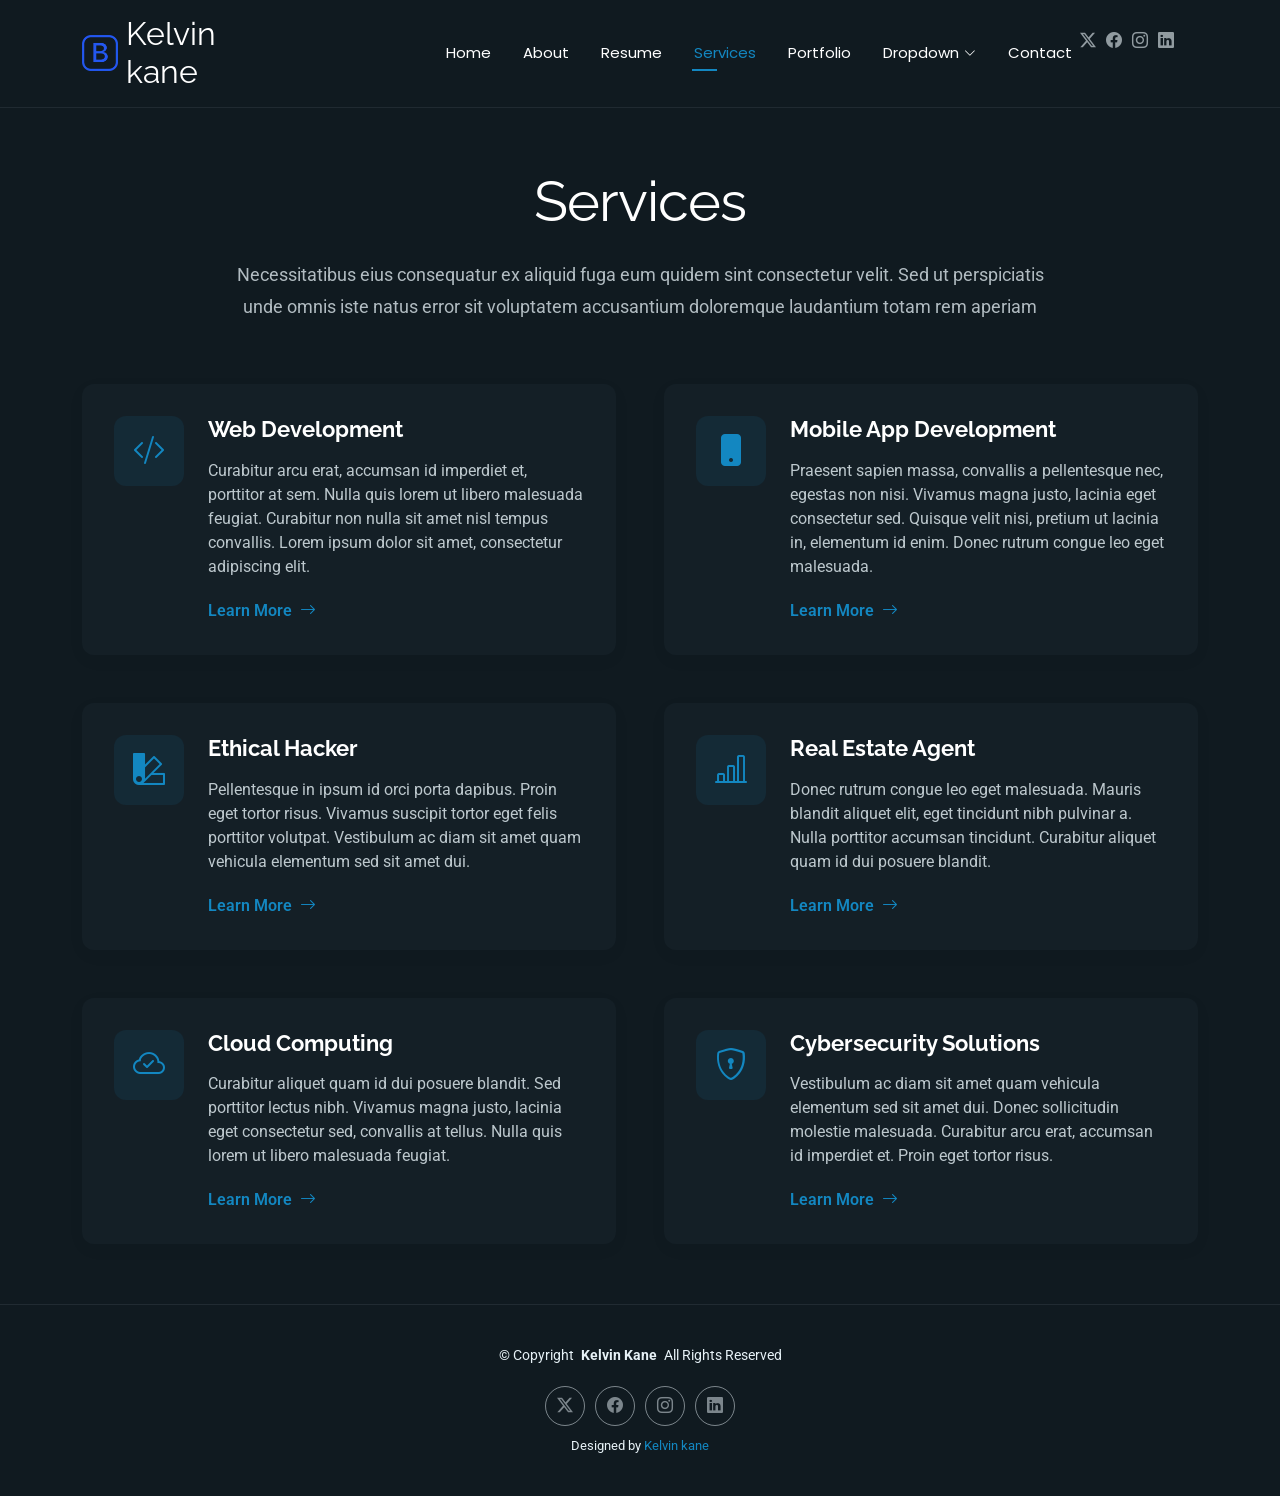
<file: services.html>
<!DOCTYPE html>
<html lang="en">
<head>
  <meta charset="utf-8">
  <meta content="width=device-width, initial-scale=1.0" name="viewport">
  <title>Kelvin Kane</title>
  <meta name="description" content="">
  <meta name="keywords" content="">
  <link href="assets/img/favicon.png" rel="icon">
  <link href="assets/img/apple-touch-icon.png" rel="apple-touch-icon">
  <link href="https://fonts.googleapis.com" rel="preconnect">
  <link href="https://fonts.gstatic.com" rel="preconnect" crossorigin>
  <link href="https://fonts.googleapis.com/css2?family=Roboto:ital,wght@0,100;0,300;0,400;0,500;0,700;0,900;1,100;1,300;1,400;1,500;1,700;1,900&family=Poppins:ital,wght@0,100;0,200;0,300;0,400;0,500;0,600;0,700;0,800;0,900;1,100;1,200;1,300;1,400;1,500;1,600;1,700;1,800;1,900&family=Raleway:ital,wght@0,100;0,200;0,300;0,400;0,500;0,600;0,700;0,800;0,900;1,100;1,200;1,300;1,400;1,500;1,600;1,700;1,800;1,900&display=swap" rel="stylesheet">
  <link href="assets/vendor/bootstrap/css/bootstrap.min.css" rel="stylesheet">
  <link href="assets/vendor/bootstrap-icons/bootstrap-icons.css" rel="stylesheet">
  <link href="assets/vendor/aos/aos.css" rel="stylesheet">
  <link href="assets/vendor/swiper/swiper-bundle.min.css" rel="stylesheet">
  <link href="assets/vendor/glightbox/css/glightbox.min.css" rel="stylesheet">
  <link href="assets/css/main.css" rel="stylesheet">
<body class="services-page">
  <header id="header" class="header d-flex align-items-center light-background sticky-top">
    <div class="container position-relative d-flex align-items-center justify-content-between">
    <a href="index.html" class="logo d-flex align-items-center me-auto me-xl-0">
      <img src="assets/img/logo.webp" alt="">
      <h1 class="sitename">Kelvin kane</h1> 
    </a> 
      <nav id="navmenu" class="navmenu">
        <ul>
          <li><a href="index.html">Home</a></li>
          <li><a href="about.html">About</a></li>
          <li><a href="resume.html">Resume</a></li>
          <li><a href="services.html" class="active">Services</a></li>
          <li><a href="portfolio.html">Portfolio</a></li>
          <li class="dropdown"><a href="#"><span>Dropdown</span> <i class="bi bi-chevron-down toggle-dropdown"></i></a>
            <ul>
              <li><a href="#">Dropdown 1</a></li>
              <li class="dropdown"><a href="#"><span>Deep Dropdown</span> <i class="bi bi-chevron-down toggle-dropdown"></i></a>
                <ul>
                  <li><a href="#">Deep Dropdown 1</a></li>
                  <li><a href="#">Deep Dropdown 2</a></li>
                  <li><a href="#">Deep Dropdown 3</a></li>
                  <li><a href="#">Deep Dropdown 4</a></li>
                  <li><a href="#">Deep Dropdown 5</a></li>
                </ul>
              </li>
              <li><a href="#">Dropdown 2</a></li>
              <li><a href="#">Dropdown 3</a></li>
              <li><a href="#">Dropdown 4</a></li>
            </ul>
          </li>
          <li><a href="contact.html">Contact</a></li>
        </ul>
        <i class="mobile-nav-toggle d-xl-none bi bi-list"></i>
      </nav>
      <div class="header-social-links">
        <a href="#" class="twitter"><i class="bi bi-twitter-x"></i></a>
        <a href="#" class="facebook"><i class="bi bi-facebook"></i></a>
        <a href="#" class="instagram"><i class="bi bi-instagram"></i></a>
        <a href="#" class="linkedin"><i class="bi bi-linkedin"></i></a>
        <a href="#" class="whatsapp"><i class="bi bi-Whatsapp"></i></a>
      </div>
    </div>
  </header>
  <main class="main">
    <section id="services" class="services section">
      <div class="container section-title" data-aos="fade-up">
        <h2>Services</h2>
        <p>Necessitatibus eius consequatur ex aliquid fuga eum quidem sint consectetur velit. Sed ut perspiciatis unde omnis iste natus error sit voluptatem accusantium doloremque laudantium totam rem aperiam</p>
      </div>
      <div class="container" data-aos="fade-up" data-aos-delay="100">
        <div class="row justify-content-center g-5">
          <div class="col-md-6" data-aos="fade-right" data-aos-delay="100">
            <div class="service-item">
              <div class="service-icon">
                <i class="bi bi-code-slash"></i>
              </div>
              <div class="service-content">
                <h3>Web Development</h3>
                <p>Curabitur arcu erat, accumsan id imperdiet et, porttitor at sem. Nulla quis lorem ut libero malesuada feugiat. Curabitur non nulla sit amet nisl tempus convallis. Lorem ipsum dolor sit amet, consectetur adipiscing elit.</p>
                <a href="service-details.html" class="service-link">
                  <span>Learn More</span>
                  <i class="bi bi-arrow-right"></i>
                </a>
              </div>
            </div>
          </div>
          <div class="col-md-6" data-aos="fade-left" data-aos-delay="100">
            <div class="service-item">
              <div class="service-icon">
                <i class="bi bi-phone-fill"></i>
              </div>
              <div class="service-content">
                <h3>Mobile App Development</h3>
                <p>Praesent sapien massa, convallis a pellentesque nec, egestas non nisi. Vivamus magna justo, lacinia eget consectetur sed. Quisque velit nisi, pretium ut lacinia in, elementum id enim. Donec rutrum congue leo eget malesuada.</p>
                <a href="service-details.html" class="service-link">
                  <span>Learn More</span>
                  <i class="bi bi-arrow-right"></i>
                </a>
              </div>
            </div>
          </div>
          <div class="col-md-6" data-aos="fade-right" data-aos-delay="200">
            <div class="service-item">
              <div class="service-icon">
                <i class="bi bi-palette2"></i>
              </div>
              <div class="service-content">
                <h3>Ethical Hacker</h3>
                <p>Pellentesque in ipsum id orci porta dapibus. Proin eget tortor risus. Vivamus suscipit tortor eget felis porttitor volutpat. Vestibulum ac diam sit amet quam vehicula elementum sed sit amet dui.</p>
                <a href="service-details.html" class="service-link">
                  <span>Learn More</span>
                  <i class="bi bi-arrow-right"></i>
                </a>
              </div>
            </div>
          </div>
          <div class="col-md-6" data-aos="fade-left" data-aos-delay="200">
            <div class="service-item">
              <div class="service-icon">
                <i class="bi bi-bar-chart-line"></i>
              </div>
              <div class="service-content">
                <h3>Real Estate Agent</h3>
                <p>Donec rutrum congue leo eget malesuada. Mauris blandit aliquet elit, eget tincidunt nibh pulvinar a. Nulla porttitor accumsan tincidunt. Curabitur aliquet quam id dui posuere blandit.</p>
                <a href="service-details.html" class="service-link">
                  <span>Learn More</span>
                  <i class="bi bi-arrow-right"></i>
                </a>
              </div>
            </div>
          </div>
          <div class="col-md-6" data-aos="fade-right" data-aos-delay="300">
            <div class="service-item">
              <div class="service-icon">
                <i class="bi bi-cloud-check"></i>
              </div>
              <div class="service-content">
                <h3>Cloud Computing</h3>
                <p>Curabitur aliquet quam id dui posuere blandit. Sed porttitor lectus nibh. Vivamus magna justo, lacinia eget consectetur sed, convallis at tellus. Nulla quis lorem ut libero malesuada feugiat.</p>
                <a href="service-details.html" class="service-link">
                  <span>Learn More</span>
                  <i class="bi bi-arrow-right"></i>
                </a>
              </div>
            </div>
          </div>
          <div class="col-md-6" data-aos="fade-left" data-aos-delay="300">
            <div class="service-item">
              <div class="service-icon">
                <i class="bi bi-shield-lock"></i>
              </div>
              <div class="service-content">
                <h3>Cybersecurity Solutions</h3>
                <p>Vestibulum ac diam sit amet quam vehicula elementum sed sit amet dui. Donec sollicitudin molestie malesuada. Curabitur arcu erat, accumsan id imperdiet et. Proin eget tortor risus.</p>
                <a href="service-details.html" class="service-link">
                  <span>Learn More</span>
                  <i class="bi bi-arrow-right"></i>
                </a>
              </div>
            </div>
          </div>
      </div>
    </section>
  </main>
  <footer id="footer" class="footer">
    <div class="container">
      <div class="copyright text-center ">
        <p>© <span>Copyright</span> <strong class="px-1 sitename">Kelvin Kane</strong> <span>All Rights Reserved<br></span></p>
      </div>
      <div class="social-links d-flex justify-content-center">
        <a href=""><i class="bi bi-twitter-x"></i></a>
        <a href=""><i class="bi bi-facebook"></i></a>
        <a href=""><i class="bi bi-instagram"></i></a>
        <a href=""><i class="bi bi-linkedin"></i></a>
      </div>
      <div class="credits">
        Designed by <a href="#">Kelvin kane</a>
      </div>
    </div>
  </footer>
  <a href="#" id="scroll-top" class="scroll-top d-flex align-items-center justify-content-center"><i class="bi bi-arrow-up-short"></i></a>
  <div id="preloader"></div>
  <script src="assets/vendor/bootstrap/js/bootstrap.bundle.min.js"></script>
  <script src="assets/vendor/php-email-form/validate.js"></script>
  <script src="assets/vendor/aos/aos.js"></script>
  <script src="assets/vendor/typed.js/typed.umd.js"></script>
  <script src="assets/vendor/waypoints/noframework.waypoints.js"></script>
  <script src="assets/vendor/purecounter/purecounter_vanilla.js"></script>
  <script src="assets/vendor/swiper/swiper-bundle.min.js"></script>
  <script src="assets/vendor/imagesloaded/imagesloaded.pkgd.min.js"></script>
  <script src="assets/vendor/isotope-layout/isotope.pkgd.min.js"></script>
  <script src="assets/vendor/glightbox/js/glightbox.min.js"></script>
  <script src="assets/js/main.js"></script>
</body>
</html>
</file>
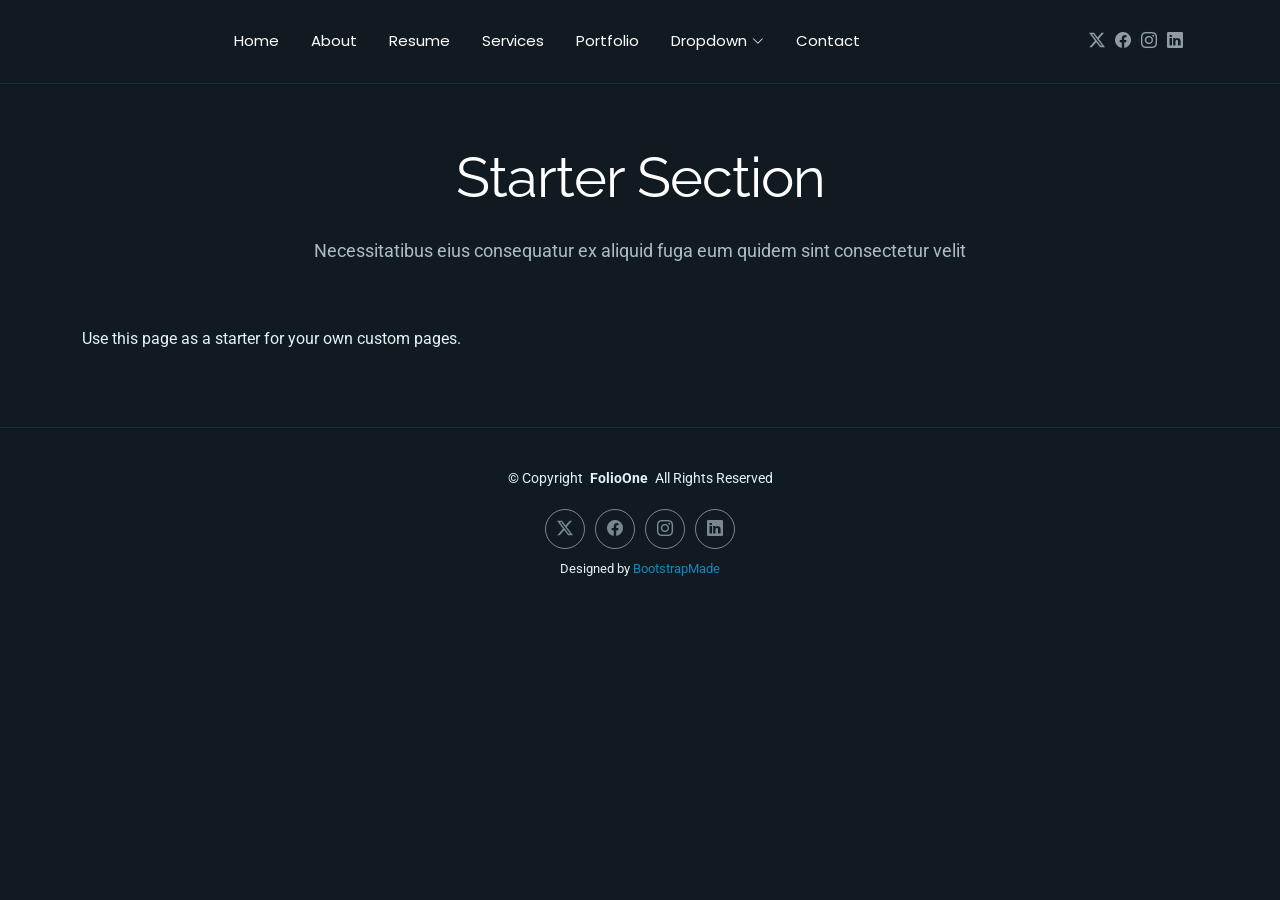
<file: starter-page.html>
<!DOCTYPE html>
<html lang="en">

<head>
  <meta charset="utf-8">
  <meta content="width=device-width, initial-scale=1.0" name="viewport">
  <title>Starter Page - FolioOne Bootstrap Template</title>
  <meta name="description" content="">
  <meta name="keywords" content="">

  <!-- Favicons -->
  <link href="assets/img/favicon.png" rel="icon">
  <link href="assets/img/apple-touch-icon.png" rel="apple-touch-icon">

  <!-- Fonts -->
  <link href="https://fonts.googleapis.com" rel="preconnect">
  <link href="https://fonts.gstatic.com" rel="preconnect" crossorigin>
  <link href="https://fonts.googleapis.com/css2?family=Roboto:ital,wght@0,100;0,300;0,400;0,500;0,700;0,900;1,100;1,300;1,400;1,500;1,700;1,900&family=Poppins:ital,wght@0,100;0,200;0,300;0,400;0,500;0,600;0,700;0,800;0,900;1,100;1,200;1,300;1,400;1,500;1,600;1,700;1,800;1,900&family=Raleway:ital,wght@0,100;0,200;0,300;0,400;0,500;0,600;0,700;0,800;0,900;1,100;1,200;1,300;1,400;1,500;1,600;1,700;1,800;1,900&display=swap" rel="stylesheet">

  <!-- Vendor CSS Files -->
  <link href="assets/vendor/bootstrap/css/bootstrap.min.css" rel="stylesheet">
  <link href="assets/vendor/bootstrap-icons/bootstrap-icons.css" rel="stylesheet">
  <link href="assets/vendor/aos/aos.css" rel="stylesheet">
  <link href="assets/vendor/swiper/swiper-bundle.min.css" rel="stylesheet">
  <link href="assets/vendor/glightbox/css/glightbox.min.css" rel="stylesheet">

  <!-- Main CSS File -->
  <link href="assets/css/main.css" rel="stylesheet">

  <!-- =======================================================
  * Template Name: FolioOne
  * Template URL: https://bootstrapmade.com/folioone-bootstrap-portfolio-website-template/
  * Updated: Aug 23 2025 with Bootstrap v5.3.7
  * Author: BootstrapMade.com
  * License: https://bootstrapmade.com/license/
  ======================================================== -->
</head>

<body class="starter-page-page">

  <header id="header" class="header d-flex align-items-center light-background sticky-top">
    <div class="container position-relative d-flex align-items-center justify-content-between">

      <!-- <a href="index.html" class="logo d-flex align-items-center me-auto me-xl-0">
      <img src="assets/img/logo.webp" alt="">
      <h1 class="sitename">FolioOne</h1> 
    </a> -->

      <nav id="navmenu" class="navmenu">
        <ul>
          <li><a href="index.html">Home</a></li>
          <li><a href="about.html">About</a></li>
          <li><a href="resume.html">Resume</a></li>
          <li><a href="services.html">Services</a></li>
          <li><a href="portfolio.html">Portfolio</a></li>
          <li class="dropdown"><a href="#"><span>Dropdown</span> <i class="bi bi-chevron-down toggle-dropdown"></i></a>
            <ul>
              <li><a href="#">Dropdown 1</a></li>
              <li class="dropdown"><a href="#"><span>Deep Dropdown</span> <i class="bi bi-chevron-down toggle-dropdown"></i></a>
                <ul>
                  <li><a href="#">Deep Dropdown 1</a></li>
                  <li><a href="#">Deep Dropdown 2</a></li>
                  <li><a href="#">Deep Dropdown 3</a></li>
                  <li><a href="#">Deep Dropdown 4</a></li>
                  <li><a href="#">Deep Dropdown 5</a></li>
                </ul>
              </li>
              <li><a href="#">Dropdown 2</a></li>
              <li><a href="#">Dropdown 3</a></li>
              <li><a href="#">Dropdown 4</a></li>
            </ul>
          </li>
          <li><a href="contact.html">Contact</a></li>
        </ul>
        <i class="mobile-nav-toggle d-xl-none bi bi-list"></i>
      </nav>

      <div class="header-social-links">
        <a href="#" class="twitter"><i class="bi bi-twitter-x"></i></a>
        <a href="#" class="facebook"><i class="bi bi-facebook"></i></a>
        <a href="#" class="instagram"><i class="bi bi-instagram"></i></a>
        <a href="#" class="linkedin"><i class="bi bi-linkedin"></i></a>
      </div>

    </div>
  </header>

  <main class="main">

    <!-- Starter Section Section -->
    <section id="starter-section" class="starter-section section">

      <!-- Section Title -->
      <div class="container section-title" data-aos="fade-up">
        <h2>Starter Section</h2>
        <p>Necessitatibus eius consequatur ex aliquid fuga eum quidem sint consectetur velit</p>
      </div><!-- End Section Title -->

      <div class="container" data-aos="fade-up">
        <p>Use this page as a starter for your own custom pages.</p>
      </div>

    </section><!-- /Starter Section Section -->

  </main>

  <footer id="footer" class="footer">

    <div class="container">
      <div class="copyright text-center ">
        <p>© <span>Copyright</span> <strong class="px-1 sitename">FolioOne</strong> <span>All Rights Reserved<br></span></p>
      </div>
      <div class="social-links d-flex justify-content-center">
        <a href=""><i class="bi bi-twitter-x"></i></a>
        <a href=""><i class="bi bi-facebook"></i></a>
        <a href=""><i class="bi bi-instagram"></i></a>
        <a href=""><i class="bi bi-linkedin"></i></a>
      </div>
      <div class="credits">
        <!-- All the links in the footer should remain intact. -->
        <!-- You can delete the links only if you've purchased the pro version. -->
        <!-- Licensing information: https://bootstrapmade.com/license/ -->
        <!-- Purchase the pro version with working PHP/AJAX contact form: [buy-url] -->
        Designed by <a href="https://bootstrapmade.com/">BootstrapMade</a>
      </div>
    </div>

  </footer>

  <!-- Scroll Top -->
  <a href="#" id="scroll-top" class="scroll-top d-flex align-items-center justify-content-center"><i class="bi bi-arrow-up-short"></i></a>

  <!-- Preloader -->
  <div id="preloader"></div>

  <!-- Vendor JS Files -->
  <script src="assets/vendor/bootstrap/js/bootstrap.bundle.min.js"></script>
  <script src="assets/vendor/php-email-form/validate.js"></script>
  <script src="assets/vendor/aos/aos.js"></script>
  <script src="assets/vendor/typed.js/typed.umd.js"></script>
  <script src="assets/vendor/waypoints/noframework.waypoints.js"></script>
  <script src="assets/vendor/purecounter/purecounter_vanilla.js"></script>
  <script src="assets/vendor/swiper/swiper-bundle.min.js"></script>
  <script src="assets/vendor/imagesloaded/imagesloaded.pkgd.min.js"></script>
  <script src="assets/vendor/isotope-layout/isotope.pkgd.min.js"></script>
  <script src="assets/vendor/glightbox/js/glightbox.min.js"></script>

  <!-- Main JS File -->
  <script src="assets/js/main.js"></script>

</body>

</html>
</file>
<file: assets/css/main.css>
:root {
  --default-font: "Roboto",  system-ui, -apple-system, "Segoe UI", Roboto, "Helvetica Neue", Arial, "Noto Sans", "Liberation Sans", sans-serif, "Apple Color Emoji", "Segoe UI Emoji", "Segoe UI Symbol", "Noto Color Emoji";
  --heading-font: "Raleway",  sans-serif;
  --nav-font: "Poppins",  sans-serif;
}
#top{
    margin-right: 0px;
    margin-left: 0px;
}

/* Global Colors - The following color variables are used throughout the website. Updating them here will change the color scheme of the entire website */
:root { 
  --background-color: #101a20; /* Background color for the entire website, including individual sections */
  --default-color: #e7f2f7; /* Default color used for the majority of the text content across the entire website */
  --heading-color: #ffffff; /* Color for headings, subheadings and title throughout the website */
  --accent-color: #1387c1; /* Accent color that represents your brand on the website. It's used for buttons, links, and other elements that need to stand out */
  --surface-color: #141f26; /* The surface color is used as a background of boxed elements within sections, such as cards, icon boxes, or other elements that require a visual separation from the global background. */
  --contrast-color: #ffffff; /* Contrast color for text, ensuring readability against backgrounds of accent, heading, or default colors. */
}

/* Nav Menu Colors - The following color variables are used specifically for the navigation menu. They are separate from the global colors to allow for more customization options */
:root {
  --nav-color: #ffffff;  /* The default color of the main navmenu links */
  --nav-hover-color: #1387c1; /* Applied to main navmenu links when they are hovered over or active */
  --nav-mobile-background-color: #213642; /* Used as the background color for mobile navigation menu */
  --nav-dropdown-background-color: #051117; /* Used as the background color for dropdown items that appear when hovering over primary navigation items */
  --nav-dropdown-color: #e7f2f7; /* Used for navigation links of the dropdown items in the navigation menu. */
  --nav-dropdown-hover-color: #1387c1; /* Similar to --nav-hover-color, this color is applied to dropdown navigation links when they are hovered over. */
}

/* Color Presets - These classes override global colors when applied to any section or element, providing reuse of the sam color scheme. */

.light-background {
  --background-color: #142027;
  --surface-color: #325264;
}

.dark-background {
  --background-color: #0b1419;
  --default-color: #ffffff;
  --heading-color: #ffffff;
  --surface-color: #252525;
  --contrast-color: #ffffff;
}

/* Smooth scroll */
:root {
  scroll-behavior: smooth;
}

/*--------------------------------------------------------------
# General Styling & Shared Classes
--------------------------------------------------------------*/
body {
  color: var(--default-color);
  background-color: var(--background-color);
  font-family: var(--default-font);
}

a {
  color: var(--accent-color);
  text-decoration: none;
  transition: 0.3s;
}

a:hover {
  color: color-mix(in srgb, var(--accent-color), transparent 25%);
  text-decoration: none;
}

h1,
h2,
h3,
h4,
h5,
h6 {
  color: var(--heading-color);
  font-family: var(--heading-font);
}

/* PHP Email Form Messages
------------------------------*/
.php-email-form .error-message {
  display: none;
  background: #df1529;
  color: #ffffff;
  text-align: left;
  padding: 15px;
  margin-bottom: 24px;
  font-weight: 600;
}

.php-email-form .sent-message {
  display: none;
  color: #ffffff;
  background: #059652;
  text-align: center;
  padding: 15px;
  margin-bottom: 24px;
  font-weight: 600;
}

.php-email-form .loading {
  display: none;
  background: var(--surface-color);
  text-align: center;
  padding: 15px;
  margin-bottom: 24px;
}

.php-email-form .loading:before {
  content: "";
  display: inline-block;
  border-radius: 50%;
  width: 24px;
  height: 24px;
  margin: 0 10px -6px 0;
  border: 3px solid var(--accent-color);
  border-top-color: var(--surface-color);
  animation: php-email-form-loading 1s linear infinite;
}

@keyframes php-email-form-loading {
  0% {
    transform: rotate(0deg);
  }

  100% {
    transform: rotate(360deg);
  }
}

/*--------------------------------------------------------------
# Global Header
--------------------------------------------------------------*/
.header {
  --background-color: rgba(255, 255, 255, 0);
  color: var(--default-color);
  background-color: var(--background-color);
  padding: 15px 0;
  transition: all 0.5s;
  z-index: 997;
  border-bottom: 1px solid color-mix(in srgb, var(--default-color), transparent 92%);
}

.header .logo {
  line-height: 1;
}

.header .logo img {
  max-height: 36px;
  margin-right: 8px;
}

.header .logo h1 {
  font-size: 32px;
  margin: 0;
  font-weight: 400;
  color: var(--heading-color);
}

.header .header-social-links {
  padding-right: 15px;
}

.header .header-social-links a {
  color: color-mix(in srgb, var(--default-color), transparent 40%);
  padding-left: 6px;
  display: inline-block;
  transition: 0.3s;
  font-size: 16px;
}

.header .header-social-links a:hover {
  color: var(--default-color);
}

.header .header-social-links a i {
  line-height: 0px;
}

@media (max-width: 1200px) {
  .header .logo {
    order: 1;
  }

  .header .header-social-links {
    order: 2;
  }

  .header .navmenu {
    order: 3;
  }
}

/* Global Header on Scroll
------------------------------*/
.scrolled .header {
  --background-color: rgba(16, 26, 32, 0.9);
}

/*--------------------------------------------------------------
# Navigation Menu
--------------------------------------------------------------*/
/* Desktop Navigation */
@media (min-width: 1200px) {
  .navmenu {
    padding: 0;
    margin-left: 150px;
  }

  .navmenu ul {
    margin: 0;
    padding: 0;
    display: flex;
    list-style: none;
    align-items: center;
  }

  .navmenu li {
    position: relative;
  }

  .navmenu>ul>li {
    white-space: nowrap;
    padding: 15px 28px 15px 0;
  }

  .navmenu>ul>li:last-child {
    padding-right: 0;
  }

  .navmenu a,
  .navmenu a:focus {
    color: var(--nav-color);
    font-size: 15px;
    padding: 0 2px;
    font-family: var(--nav-font);
    font-weight: 400;
    display: flex;
    align-items: center;
    justify-content: space-between;
    white-space: nowrap;
    transition: 0.3s;
    position: relative;
  }

  .navmenu a i,
  .navmenu a:focus i {
    font-size: 12px;
    line-height: 0;
    margin-left: 5px;
    transition: 0.3s;
  }

  .navmenu>ul>li>a:before {
    content: "";
    position: absolute;
    height: 2px;
    bottom: -6px;
    left: 0;
    background-color: var(--nav-hover-color);
    visibility: hidden;
    width: 0px;
    transition: all 0.3s ease-in-out 0s;
  }

  .navmenu a:hover:before,
  .navmenu li:hover>a:before,
  .navmenu .active:before {
    visibility: visible;
    width: 25px;
  }

  .navmenu li:hover>a,
  .navmenu .active,
  .navmenu .active:focus {
    color: var(--nav-hover-color);
  }

  .navmenu .dropdown ul {
    margin: 0;
    padding: 10px 0;
    background: var(--nav-dropdown-background-color);
    display: block;
    position: absolute;
    visibility: hidden;
    left: -5px;
    top: 130%;
    opacity: 0;
    transition: 0.3s;
    border-radius: 4px;
    z-index: 99;
    box-shadow: 0px 0px 30px rgba(0, 0, 0, 0.1);
  }

  .navmenu .dropdown ul li {
    min-width: 200px;
  }

  .navmenu .dropdown ul a {
    padding: 10px 20px;
    font-size: 15px;
    text-transform: none;
    color: var(--nav-dropdown-color);
  }

  .navmenu .dropdown ul a i {
    font-size: 12px;
  }

  .navmenu .dropdown ul a:hover,
  .navmenu .dropdown ul .active:hover,
  .navmenu .dropdown ul li:hover>a {
    color: var(--nav-dropdown-hover-color);
  }

  .navmenu .dropdown:hover>ul {
    opacity: 1;
    top: 100%;
    visibility: visible;
  }

  .navmenu .dropdown .dropdown ul {
    top: 0;
    left: -90%;
    visibility: hidden;
  }

  .navmenu .dropdown .dropdown:hover>ul {
    opacity: 1;
    top: 0;
    left: -100%;
    visibility: visible;
  }
}

/* Mobile Navigation */
@media (max-width: 1199px) {
  .mobile-nav-toggle {
    color: var(--nav-color);
    font-size: 28px;
    line-height: 0;
    margin-right: 10px;
    cursor: pointer;
    transition: color 0.3s;
  }

  .navmenu {
    padding: 0;
    z-index: 9997;
  }

  .navmenu ul {
    display: none;
    list-style: none;
    position: absolute;
    inset: 60px 20px 20px 20px;
    padding: 10px 0;
    margin: 0;
    border-radius: 6px;
    background-color: var(--nav-mobile-background-color);
    border: 1px solid color-mix(in srgb, var(--default-color), transparent 90%);
    box-shadow: none;
    overflow-y: auto;
    transition: 0.3s;
    z-index: 9998;
  }

  .navmenu a,
  .navmenu a:focus {
    color: var(--nav-dropdown-color);
    padding: 10px 20px;
    font-family: var(--nav-font);
    font-size: 17px;
    font-weight: 500;
    display: flex;
    align-items: center;
    justify-content: space-between;
    white-space: nowrap;
    transition: 0.3s;
  }

  .navmenu a i,
  .navmenu a:focus i {
    font-size: 12px;
    line-height: 0;
    margin-left: 5px;
    width: 30px;
    height: 30px;
    display: flex;
    align-items: center;
    justify-content: center;
    border-radius: 50%;
    transition: 0.3s;
    background-color: color-mix(in srgb, var(--accent-color), transparent 90%);
  }

  .navmenu a i:hover,
  .navmenu a:focus i:hover {
    background-color: var(--accent-color);
    color: var(--contrast-color);
  }

  .navmenu a:hover,
  .navmenu .active,
  .navmenu .active:focus {
    color: var(--nav-dropdown-hover-color);
  }

  .navmenu .active i,
  .navmenu .active:focus i {
    background-color: var(--accent-color);
    color: var(--contrast-color);
    transform: rotate(180deg);
  }

  .navmenu .dropdown ul {
    position: static;
    display: none;
    z-index: 99;
    padding: 10px 0;
    margin: 10px 20px;
    background-color: var(--nav-dropdown-background-color);
    transition: all 0.5s ease-in-out;
  }

  .navmenu .dropdown ul ul {
    background-color: rgba(33, 37, 41, 0.1);
  }

  .navmenu .dropdown>.dropdown-active {
    display: block;
    background-color: rgba(33, 37, 41, 0.03);
  }

  .mobile-nav-active {
    overflow: hidden;
  }

  .mobile-nav-active .mobile-nav-toggle {
    color: #fff;
    position: absolute;
    font-size: 32px;
    top: 15px;
    right: 15px;
    margin-right: 0;
    z-index: 9999;
  }

  .mobile-nav-active .navmenu {
    position: fixed;
    overflow: hidden;
    inset: 0;
    background: rgba(33, 37, 41, 0.8);
    transition: 0.3s;
  }

  .mobile-nav-active .navmenu>ul {
    display: block;
  }
}

/*--------------------------------------------------------------
# Global Footer
--------------------------------------------------------------*/
.footer {
  color: var(--default-color);
  background-color: var(--background-color);
  font-size: 14px;
  padding: 40px 0;
  position: relative;
  border-top: 1px solid color-mix(in srgb, var(--default-color), transparent 92%);
}

.footer .copyright p {
  margin-bottom: 0;
}

.footer .social-links {
  margin-top: 20px;
}

.footer .social-links a {
  display: flex;
  align-items: center;
  justify-content: center;
  width: 40px;
  height: 40px;
  border-radius: 50%;
  border: 1px solid color-mix(in srgb, var(--default-color), transparent 50%);
  font-size: 16px;
  color: color-mix(in srgb, var(--default-color), transparent 50%);
  margin: 0 5px;
  transition: 0.3s;
}

.footer .social-links a:hover {
  color: var(--accent-color);
  border-color: var(--accent-color);
}

.footer .credits {
  margin-top: 10px;
  font-size: 13px;
  text-align: center;
}

/*--------------------------------------------------------------
# Preloader
--------------------------------------------------------------*/
#preloader {
  position: fixed;
  inset: 0;
  z-index: 9999;
  overflow: hidden;
  background-color: var(--background-color);
  transition: all 0.6s ease-out;
  width: 100%;
  height: 100vh;
}

#preloader:before,
#preloader:after {
  content: "";
  position: absolute;
  border: 4px solid var(--accent-color);
  border-radius: 50%;
  animation: animate-preloader 2s cubic-bezier(0, 0.2, 0.8, 1) infinite;
}

#preloader:after {
  animation-delay: -0.5s;
}

@keyframes animate-preloader {
  0% {
    width: 10px;
    height: 10px;
    top: calc(50% - 5px);
    left: calc(50% - 5px);
    opacity: 1;
  }

  100% {
    width: 72px;
    height: 72px;
    top: calc(50% - 36px);
    left: calc(50% - 36px);
    opacity: 0;
  }
}

/*--------------------------------------------------------------
# Scroll Top Button
--------------------------------------------------------------*/
.scroll-top {
  position: fixed;
  visibility: hidden;
  opacity: 0;
  right: 15px;
  bottom: -15px;
  z-index: 99999;
  background-color: var(--accent-color);
  width: 44px;
  height: 44px;
  border-radius: 50px;
  transition: all 0.4s;
}

.scroll-top i {
  font-size: 24px;
  color: var(--contrast-color);
  line-height: 0;
}

.scroll-top:hover {
  background-color: color-mix(in srgb, var(--accent-color), transparent 20%);
  color: var(--contrast-color);
}

.scroll-top.active {
  visibility: visible;
  opacity: 1;
  bottom: 15px;
}

/*--------------------------------------------------------------
# Disable aos animation delay on mobile devices
--------------------------------------------------------------*/
@media screen and (max-width: 768px) {
  [data-aos-delay] {
    transition-delay: 0 !important;
  }
}

/*--------------------------------------------------------------
# Global Page Titles & Breadcrumbs
--------------------------------------------------------------*/
.page-title {
  color: var(--default-color);
  background-color: var(--background-color);
  position: relative;
}

.page-title .heading {
  padding: 80px 0;
  border-top: 1px solid color-mix(in srgb, var(--default-color), transparent 90%);
}

.page-title .heading h1 {
  font-size: 38px;
  font-weight: 700;
}

.page-title nav {
  background-color: color-mix(in srgb, var(--default-color), transparent 96%);
  padding: 20px 0;
}

.page-title nav ol {
  display: flex;
  flex-wrap: wrap;
  list-style: none;
  padding: 0;
  margin: 0;
  font-size: 16px;
  font-weight: 400;
}

.page-title nav ol li+li {
  padding-left: 10px;
}

.page-title nav ol li+li::before {
  content: "/";
  display: inline-block;
  padding-right: 10px;
  color: color-mix(in srgb, var(--default-color), transparent 70%);
}

/*--------------------------------------------------------------
# Global Sections
--------------------------------------------------------------*/
section,
.section {
  color: var(--default-color);
  background-color: var(--background-color);
  padding: 60px 0;
  scroll-margin-top: 100px;
  overflow: clip;
}

@media (max-width: 1199px) {

  section,
  .section {
    scroll-margin-top: 66px;
  }
}

/*--------------------------------------------------------------
# Global Section Titles
--------------------------------------------------------------*/
.section-title {
  text-align: center;
  padding-bottom: 60px;
  position: relative;
}

.section-title h2 {
  font-size: 3.5rem;
  font-weight: 400;
  line-height: 1.2;
  color: var(--heading-color);
  margin-bottom: 1.5rem;
  letter-spacing: -1px;
}

@media (max-width: 768px) {
  .section-title h2 {
    font-size: 2.5rem;
  }
}

.section-title p {
  font-size: 1.125rem;
  line-height: 1.8;
  color: color-mix(in srgb, var(--default-color), transparent 25%);
  max-width: 900px;
  margin: 0 auto;
  text-wrap: balance;
}

/*--------------------------------------------------------------
# Hero Section
--------------------------------------------------------------*/
.hero {
  padding: 80px 0;
  min-height: 100vh;
  display: flex;
  align-items: center;
}

.hero .hero-content h1 {
  font-size: 3.5rem;
  font-weight: 700;
  margin-bottom: 1rem;
  line-height: 1.2;
}

.hero .hero-content h1 .highlight {
  color: var(--accent-color);
  position: relative;
}

.hero .hero-content h1 .highlight::after {
  content: "";
  position: absolute;
  bottom: 0;
  left: 0;
  width: 100%;
  height: 3px;
  background: linear-gradient(90deg, var(--accent-color), color-mix(in srgb, var(--accent-color), transparent 50%));
  border-radius: 2px;
}

@media (max-width: 768px) {
  .hero .hero-content h1 {
    font-size: 2.5rem;
  }
}

.hero .hero-content h2 {
  font-size: 1.5rem;
  font-weight: 400;
  margin-bottom: 2rem;
  color: color-mix(in srgb, var(--default-color), transparent 20%);
}

.hero .hero-content h2 .typed {
  color: var(--accent-color);
  font-weight: 600;
}

@media (max-width: 768px) {
  .hero .hero-content h2 {
    font-size: 1.25rem;
  }
}

.hero .hero-content p {
  font-size: 1.1rem;
  line-height: 1.6;
  margin-bottom: 2.5rem;
  color: color-mix(in srgb, var(--default-color), transparent 30%);
}

.hero .hero-actions {
  display: flex;
  gap: 1rem;
  margin-bottom: 3rem;
}

.hero .hero-actions .btn {
  padding: 12px 30px;
  border-radius: 50px;
  font-weight: 600;
  text-decoration: none;
  transition: all 0.3s ease;
  border: 2px solid;
}

.hero .hero-actions .btn.btn-primary {
  background: var(--accent-color);
  color: var(--contrast-color);
  border-color: var(--accent-color);
}

.hero .hero-actions .btn.btn-primary:hover {
  background: color-mix(in srgb, var(--accent-color), black 15%);
  border-color: color-mix(in srgb, var(--accent-color), black 15%);
  transform: translateY(-2px);
}

.hero .hero-actions .btn.btn-outline {
  background: transparent;
  color: var(--accent-color);
  border-color: var(--accent-color);
}

.hero .hero-actions .btn.btn-outline:hover {
  transform: translateY(-2px);
}

@media (max-width: 576px) {
  .hero .hero-actions {
    flex-direction: column;
  }

  .hero .hero-actions .btn {
    text-align: center;
  }
}

.hero .social-links {
  display: flex;
  gap: 1rem;
}

.hero .social-links a {
  width: 45px;
  height: 45px;
  background: var(--surface-color);
  border-radius: 50%;
  display: flex;
  align-items: center;
  justify-content: center;
  color: var(--default-color);
  font-size: 1.2rem;
  transition: all 0.3s ease;
}

.hero .social-links a:hover {
  background: var(--accent-color);
  color: var(--contrast-color);
  transform: translateY(-3px);
  box-shadow: 0 8px 25px color-mix(in srgb, var(--accent-color), transparent 70%);
}

.hero .hero-image {
  position: relative;
}

.hero .hero-image .image-wrapper {
  position: relative;
  max-width: 450px;
  margin: 0 auto;
}

.hero .hero-image .image-wrapper img {
  border-radius: 20px;
  box-shadow: 0 5px 15px color-mix(in srgb, var(--default-color), transparent 95%);
  transition: transform 0.3s ease;
}

.hero .hero-image .image-wrapper img:hover {
  transform: scale(1.02);
}

.hero .hero-image .floating-elements {
  position: absolute;
  top: 0;
  left: 0;
  right: 0;
  bottom: 0;
  pointer-events: none;
}

.hero .hero-image .floating-elements .floating-card {
  position: absolute;
  background: var(--surface-color);
  padding: 15px 20px;
  border-radius: 15px;
  box-shadow: 0 10px 30px color-mix(in srgb, var(--default-color), transparent 90%);
  display: flex;
  align-items: center;
  gap: 10px;
  font-weight: 600;
  animation: float 3s ease-in-out infinite;
}

.hero .hero-image .floating-elements .floating-card i {
  font-size: 1.5rem;
  color: var(--accent-color);
}

.hero .hero-image .floating-elements .floating-card.design {
  top: 10%;
  right: -10%;
  animation-delay: 0s;
}

.hero .hero-image .floating-elements .floating-card.code {
  bottom: 30%;
  left: -15%;
  animation-delay: 1s;
}

.hero .hero-image .floating-elements .floating-card.creativity {
  top: 60%;
  right: -5%;
  animation-delay: 2s;
}

@media (max-width: 992px) {
  .hero .hero-image .floating-elements .floating-card {
    display: none;
  }
}

@keyframes float {

  0%,
  100% {
    transform: translateY(0px);
  }

  50% {
    transform: translateY(-10px);
  }
}

@media (max-width: 992px) {
  .hero .hero-content {
    text-align: center;
    margin-bottom: 3rem;
  }
}

/*--------------------------------------------------------------
# About Section
--------------------------------------------------------------*/
.about .intro-content .eyebrow {
  display: inline-block;
  letter-spacing: 0.12em;
  text-transform: uppercase;
  font-size: 12px;
  color: color-mix(in srgb, var(--default-color), transparent 40%);
  margin-bottom: 16px;
}

.about .intro-content .headline {
  font-family: var(--heading-font);
  font-weight: 300;
  line-height: 1.2;
  font-size: clamp(28px, 4vw, 44px);
  margin: 0 0 24px 0;
}

.about .intro-content .lead {
  font-size: 18px;
  line-height: 1.8;
  color: color-mix(in srgb, var(--default-color), transparent 10%);
  margin-bottom: 24px;
}

.about .intro-content p {
  line-height: 1.8;
  margin-bottom: 24px;
  color: color-mix(in srgb, var(--default-color), transparent 5%);
}

.about .intro-content .cta-group {
  display: flex;
  gap: 24px;
  align-items: center;
  margin-top: 24px;
}

.about .intro-content .cta-group .btn-ghost {
  display: inline-flex;
  align-items: center;
  gap: 8px;
  padding: 12px 18px;
  border-radius: 6px;
  color: var(--accent-color);
  background: color-mix(in srgb, var(--accent-color), transparent 92%);
  border: 1px solid color-mix(in srgb, var(--accent-color), transparent 70%);
  transition: 0.3s ease-in-out;
}

.about .intro-content .cta-group .btn-ghost:hover,
.about .intro-content .cta-group .btn-ghost:focus {
  color: var(--contrast-color);
  background: var(--accent-color);
  border-color: var(--accent-color);
  outline: none;
  box-shadow: 0 0 0 3px color-mix(in srgb, var(--accent-color), transparent 70%);
}

.about .intro-content .cta-group .link-underline {
  display: inline-flex;
  align-items: center;
  gap: 8px;
  position: relative;
  color: var(--accent-color);
  padding-bottom: 4px;
  transition: 0.3s ease-in-out;
}

.about .intro-content .cta-group .link-underline::after {
  content: "";
  position: absolute;
  left: 0;
  right: 0;
  bottom: 0;
  height: 1px;
  background: color-mix(in srgb, var(--accent-color), transparent 40%);
  transform: scaleX(0.4);
  transform-origin: left;
  transition: 0.3s ease-in-out;
}

.about .intro-content .cta-group .link-underline:hover,
.about .intro-content .cta-group .link-underline:focus {
  color: color-mix(in srgb, var(--accent-color), transparent 10%);
  outline: none;
}

.about .intro-content .cta-group .link-underline:hover::after,
.about .intro-content .cta-group .link-underline:focus::after {
  transform: scaleX(1);
}

.about .profile-figure {
  margin: 0;
}

.about .profile-figure .profile-photo {
  width: 88%;
  max-width: 440px;
  border-radius: 18px;
  box-shadow: 0 10px 30px color-mix(in srgb, var(--default-color), transparent 92%);
  transform: translateY(0);
  transition: transform 0.3s ease-in-out;
}

.about .profile-figure .profile-caption {
  margin-top: 24px;
  display: flex;
  align-items: center;
  justify-content: center;
}

.about .profile-figure .profile-caption .meta {
  font-size: 14px;
  color: color-mix(in srgb, var(--default-color), transparent 20%);
}

.about .profile-figure .profile-caption .meta .funfact {
  font-size: 13px;
  margin-top: 4px;
  color: color-mix(in srgb, var(--default-color), transparent 35%);
}

.about .profile-figure:hover .profile-photo {
  transform: translateY(-4px);
}

.about .skill-item {
  padding: 24px;
  border-radius: 6px;
  transition: 0.3s ease-in-out;
  background: color-mix(in srgb, var(--surface-color), var(--accent-color) 2%);
  border: 1px solid color-mix(in srgb, var(--default-color), transparent 88%);
  height: 100%;
}

.about .skill-item i {
  font-size: 24px;
  color: var(--accent-color);
  margin-bottom: 16px;
  display: inline-block;
}

.about .skill-item h3 {
  font-size: 16px;
  margin-bottom: 6px;
  font-weight: 500;
}

.about .skill-item p {
  margin: 0;
  font-size: 14px;
  color: color-mix(in srgb, var(--default-color), transparent 25%);
}

.about .skill-item:hover {
  transform: translateY(-3px);
  border-color: color-mix(in srgb, var(--accent-color), transparent 60%);
  box-shadow: 0 10px 30px color-mix(in srgb, var(--default-color), transparent 92%);
}

.about .timeline-item {
  position: relative;
  padding-left: 26px;
}

.about .timeline-item time {
  display: inline-block;
  font-size: 12px;
  letter-spacing: 0.08em;
  text-transform: uppercase;
  color: color-mix(in srgb, var(--default-color), transparent 45%);
  margin-bottom: 6px;
}

.about .timeline-item h4 {
  font-size: 18px;
  font-weight: 400;
  margin: 0 0 6px;
}

.about .timeline-item p {
  font-size: 14px;
  color: color-mix(in srgb, var(--default-color), transparent 25%);
  margin: 0;
}

.about .timeline-item .dot {
  position: absolute;
  left: 0;
  top: 4px;
  width: 10px;
  height: 10px;
  border-radius: 50%;
  background: var(--accent-color);
  box-shadow: 0 0 0 6px color-mix(in srgb, var(--accent-color), transparent 80%);
}

.about .personal-quote {
  padding: 24px 0;
}

.about .personal-quote p {
  font-family: var(--heading-font);
  font-weight: 300;
  font-size: clamp(20px, 3vw, 28px);
  line-height: 1.5;
  color: color-mix(in srgb, var(--default-color), transparent 5%);
  margin: 0 auto;
  max-width: 800px;
}

.about .fact-pill {
  display: flex;
  align-items: center;
  justify-content: center;
  gap: 10px;
  padding: 10px 14px;
  border-radius: 999px;
  border: 1px solid color-mix(in srgb, var(--default-color), transparent 85%);
  background: var(--surface-color);
  color: color-mix(in srgb, var(--default-color), transparent 10%);
  transition: 0.3s ease-in-out;
}

.about .fact-pill i {
  color: var(--accent-color);
}

.about .fact-pill span {
  font-size: 14px;
}

.about .fact-pill:hover {
  transform: translateY(-2px);
  border-color: color-mix(in srgb, var(--accent-color), transparent 60%);
  box-shadow: 0 10px 30px color-mix(in srgb, var(--default-color), transparent 92%);
}

.about .fact-pill:focus-within {
  box-shadow: 0 0 0 3px color-mix(in srgb, var(--accent-color), transparent 70%);
}

@media (max-width: 992px) {
  .about .profile-figure {
    text-align: center !important;
  }

  .about .profile-figure .profile-photo {
    width: 72%;
  }

  .about .intro-content .cta-group {
    flex-wrap: wrap;
  }
}

@media (max-width: 576px) {
  .about .profile-figure .profile-photo {
    width: 100%;
  }
}

/*--------------------------------------------------------------
# Skills Section
--------------------------------------------------------------*/
.skills .skill-box {
  background-color: var(--surface-color);
  padding: 2rem;
  border-radius: 8px;
  box-shadow: 0 0 20px rgba(0, 0, 0, 0.05);
}

.skills .skill-box h3 {
  font-size: 1.2rem;
  margin-bottom: 1rem;
  font-weight: 600;
}

.skills .skill-box p {
  font-size: 0.9rem;
  margin-bottom: 0.8rem;
  opacity: 0.6;
}

.skills .skill-box .progress {
  background-color: color-mix(in srgb, var(--accent-color), transparent 85%);
  border-radius: 50px;
  height: 8px;
  margin-top: 5px;
  overflow: hidden;
}

.skills .skill-box .progress .progress-bar {
  background-color: var(--accent-color);
  height: 100%;
  position: relative;
  border-radius: 50px;
  transition: 0.9s;
  width: 1px;
}

/*--------------------------------------------------------------
# Stats Section
--------------------------------------------------------------*/
.stats .avatars {
  position: relative;
}

.stats .avatars img {
  width: 60px;
  height: 60px;
  border: 3px solid var(--accent-color);
  margin-right: -15px;
  transition: transform 0.3s ease;
}

.stats .avatars img:hover {
  transform: translateY(-5px);
  z-index: 2;
}

.stats .counters h2 {
  color: var(--heading-color);
  font-size: 48px;
  font-weight: 700;
  margin-bottom: 10px;
}

.stats .counters h2 span {
  display: inline-block;
}

.stats .counters p {
  color: var(--default-color);
  font-size: 18px;
  margin: 0;
  opacity: 0.9;
}

@media (max-width: 991px) {
  .stats .row {
    text-align: center;
  }

  .stats .avatars {
    justify-content: center;
    margin-bottom: 40px;
  }

  .stats .counters h2 {
    font-size: 36px;
  }

  .stats .counters p {
    font-size: 16px;
  }

  .stats .counters .col-md-4 {
    margin-bottom: 30px;
  }

  .stats .counters .col-md-4:last-child {
    margin-bottom: 0;
  }
}

@media (max-width: 576px) {
  .stats {
    padding: 60px 0;
  }

  .stats .avatars {
    flex-wrap: wrap;
    justify-content: center;
  }

  .stats .avatars img {
    margin: 0 -8px;
  }
}

/*--------------------------------------------------------------
# Testimonials Section
--------------------------------------------------------------*/
.testimonials .testimonials-carousel,
.testimonials .testimonials-slider {
  overflow: hidden;
}

.testimonials .testimonial-item .testimonial-content {
  border-left: 3px solid var(--accent-color);
  padding-left: 30px;
}

.testimonials .testimonial-item .testimonial-img {
  border-radius: 50%;
  border: 4px solid var(--background-color);
  margin: 0 auto;
}

.testimonials .testimonial-item h3 {
  font-size: 20px;
  font-weight: bold;
  margin: 10px 0 5px 0;
}

.testimonials .testimonial-item h4 {
  font-size: 14px;
  color: color-mix(in srgb, var(--default-color), transparent 40%);
  margin: 0 0 10px 0;
}

.testimonials .testimonial-item .stars i {
  color: #ffc107;
  margin: 0 1px;
}

.testimonials .testimonial-item .quote-icon-left,
.testimonials .testimonial-item .quote-icon-right {
  color: color-mix(in srgb, var(--accent-color), transparent 50%);
  font-size: 26px;
  line-height: 0;
}

.testimonials .testimonial-item .quote-icon-left {
  display: inline-block;
  left: -5px;
  position: relative;
}

.testimonials .testimonial-item .quote-icon-right {
  display: inline-block;
  right: -5px;
  position: relative;
  top: 10px;
  transform: scale(-1, -1);
}

.testimonials .testimonial-item p {
  font-style: italic;
}

.testimonials .swiper-wrapper {
  height: auto;
}

.testimonials .swiper-pagination {
  margin-top: 30px;
  position: relative;
}

.testimonials .swiper-pagination .swiper-pagination-bullet {
  width: 12px;
  height: 12px;
  background-color: color-mix(in srgb, var(--default-color), transparent 85%);
  opacity: 1;
}

.testimonials .swiper-pagination .swiper-pagination-bullet-active {
  background-color: var(--accent-color);
}

/*--------------------------------------------------------------
# Resume Section
--------------------------------------------------------------*/
.resume .resume-item {
  margin-bottom: 3rem;
}

.resume .resume-item .resume-title {
  font-size: 1.75rem;
  font-weight: 700;
  margin-bottom: 1.5rem;
  padding-bottom: 1.5rem;
  position: relative;
  color: var(--heading-color);
}

.resume .resume-item .resume-title::after {
  content: "";
  position: absolute;
  display: block;
  width: 50px;
  height: 3px;
  background: var(--accent-color);
  bottom: 0;
  left: 0;
}

.resume .resume-item .resume-content {
  padding-left: 1.25rem;
  border-left: 2px solid color-mix(in srgb, var(--accent-color), transparent 85%);
}

.resume .resume-item article {
  position: relative;
  margin-bottom: 2.5rem;
}

.resume .resume-item article::before {
  content: "";
  position: absolute;
  width: 16px;
  height: 16px;
  border-radius: 50%;
  left: -1.8rem;
  top: 0.25rem;
  background: var(--background-color);
  border: 2px solid var(--accent-color);
}

.resume .resume-item article h4 {
  font-size: 1.25rem;
  font-weight: 600;
  margin-bottom: 0.5rem;
  color: var(--heading-color);
}

.resume .resume-item article h5 {
  font-size: 1rem;
  background: color-mix(in srgb, var(--accent-color), transparent 92%);
  padding: 0.375rem 0.75rem;
  display: inline-block;
  font-weight: 600;
  margin: 0.5rem 0;
  color: var(--accent-color);
  border-radius: 4px;
}

.resume .resume-item article .institution,
.resume .resume-item article .company {
  font-size: 1rem;
  margin-bottom: 1rem;
  color: color-mix(in srgb, var(--default-color), transparent 25%);
}

.resume .resume-item article p {
  margin-bottom: 1rem;
}

.resume .resume-item article ul {
  padding-left: 1.25rem;
  margin-bottom: 0;
}

.resume .resume-item article ul li {
  padding-bottom: 0.75rem;
  position: relative;
}

.resume .resume-item article ul li:last-child {
  padding-bottom: 0;
}

.resume .skill-item {
  margin-bottom: 2rem;
}

.resume .skill-item h4 {
  font-size: 1rem;
  font-weight: 600;
  margin-bottom: 0.75rem;
  color: var(--heading-color);
}

.resume .skill-item .progress {
  height: 0.75rem;
  background-color: color-mix(in srgb, var(--accent-color), transparent 92%);
  border-radius: 1rem;
  overflow: visible;
}

.resume .skill-item .progress .progress-bar {
  background-color: var(--accent-color);
  position: relative;
  border-radius: 1rem;
  width: 0;
  transition: width 1s ease;
}

.resume .skill-item .progress .progress-bar::after {
  content: attr(aria-valuenow) "%";
  position: absolute;
  right: 0;
  top: -1.75rem;
  font-size: 0.875rem;
  font-weight: 600;
  color: var(--accent-color);
}

@media (max-width: 991.98px) {
  .resume .resume-item {
    margin-bottom: 2rem;
  }
}

@media (max-width: 767.98px) {
  .resume .resume-content {
    padding-left: 1rem !important;
  }

  .resume article::before {
    left: -2rem !important;
  }
}

/*--------------------------------------------------------------
# Services Section
--------------------------------------------------------------*/
.services .service-item {
  display: flex;
  background-color: var(--surface-color);
  border-radius: 12px;
  padding: 2rem;
  height: 100%;
  position: relative;
  overflow: hidden;
  box-shadow: 0 5px 20px rgba(0, 0, 0, 0.03);
  transition: all 0.4s ease;
}

.services .service-item::before {
  content: "";
  position: absolute;
  left: 0;
  top: 0;
  height: 100%;
  width: 4px;
  background-color: var(--accent-color);
  transform: scaleY(0);
  transform-origin: bottom;
  transition: transform 0.4s cubic-bezier(0.65, 0, 0.35, 1);
}

.services .service-item:hover {
  box-shadow: 0 10px 30px rgba(0, 0, 0, 0.08);
  transform: translateY(-5px);
}

.services .service-item:hover::before {
  transform: scaleY(1);
}

.services .service-item:hover .service-icon {
  background-color: var(--accent-color);
  color: var(--contrast-color);
  transform: rotateY(180deg);
}

.services .service-item:hover .service-icon i {
  transform: rotateY(180deg);
}

.services .service-item:hover .service-link i {
  transform: translateX(5px);
}

.services .service-icon {
  flex-shrink: 0;
  width: 70px;
  height: 70px;
  border-radius: 12px;
  background-color: color-mix(in srgb, var(--accent-color), transparent 90%);
  color: var(--accent-color);
  display: flex;
  align-items: center;
  justify-content: center;
  margin-right: 1.5rem;
  transition: all 0.5s ease;
}

.services .service-icon i {
  font-size: 2rem;
  transition: transform 0.5s ease;
}

.services .service-content {
  flex-grow: 1;
}

.services .service-content h3 {
  font-size: 1.4rem;
  margin-bottom: 1rem;
  font-weight: 700;
  color: var(--heading-color);
}

.services .service-content p {
  margin-bottom: 1.25rem;
  color: color-mix(in srgb, var(--default-color), transparent 20%);
}

.services .service-link {
  display: inline-flex;
  align-items: center;
  color: var(--accent-color);
  font-weight: 600;
  text-decoration: none;
  transition: color 0.3s ease;
}

.services .service-link span {
  margin-right: 0.5rem;
}

.services .service-link i {
  transition: transform 0.3s ease;
}

.services .service-link:hover {
  color: color-mix(in srgb, var(--accent-color), transparent 25%);
}

@media (max-width: 767.98px) {
  .services .service-item {
    padding: 1.5rem;
    margin-bottom: 1rem;
  }

  .services .service-icon {
    width: 60px;
    height: 60px;
    margin-right: 1rem;
  }

  .services .service-icon i {
    font-size: 1.5rem;
  }

  .services .service-content h3 {
    font-size: 1.2rem;
    margin-bottom: 0.75rem;
  }

  .services .service-content p {
    margin-bottom: 1rem;
    font-size: 0.95rem;
  }
}

@media (max-width: 575.98px) {
  .services .service-item {
    flex-direction: column;
    text-align: center;
  }

  .services .service-item::before {
    width: 100%;
    height: 4px;
    transform: scaleX(0);
    transform-origin: left;
  }

  .services .service-item:hover::before {
    transform: scaleX(1);
  }

  .services .service-icon {
    margin-right: 0;
    margin-bottom: 1.25rem;
  }

  .services .service-link {
    justify-content: center;
  }
}

/*--------------------------------------------------------------
# Service Details Section
--------------------------------------------------------------*/
.service-details .service-hero {
  margin-bottom: 4rem;
}

.service-details .service-hero .service-meta {
  display: flex;
  align-items: center;
  gap: 1rem;
  margin-bottom: 1.5rem;
}

.service-details .service-hero .service-meta .service-category {
  background: color-mix(in srgb, var(--accent-color), transparent 85%);
  color: var(--accent-color);
  padding: 0.5rem 1rem;
  border-radius: 20px;
  font-size: 0.85rem;
  font-weight: 500;
  letter-spacing: 0.5px;
}

.service-details .service-hero .service-meta .reading-time {
  color: color-mix(in srgb, var(--default-color), transparent 50%);
  font-size: 0.9rem;
  font-weight: 300;
}

.service-details .service-hero h1 {
  font-size: 3.5rem;
  font-weight: 300;
  line-height: 1.2;
  margin-bottom: 1.5rem;
  color: var(--heading-color);
  letter-spacing: -0.02em;
}

.service-details .service-hero .service-description {
  font-size: 1.25rem;
  line-height: 1.7;
  color: color-mix(in srgb, var(--default-color), transparent 25%);
  font-weight: 300;
  margin: 0;
}

.service-details .service-visual {
  margin-bottom: 4rem;
  overflow: hidden;
  border-radius: 4px;
}

.service-details .service-visual img {
  width: 100%;
  height: 400px;
  object-fit: cover;
  transition: transform 0.5s ease;
}

.service-details .service-visual img:hover {
  transform: scale(1.02);
}

.service-details .service-narrative {
  margin-bottom: 5rem;
}

.service-details .service-narrative h3 {
  font-size: 2rem;
  font-weight: 300;
  margin-bottom: 2rem;
  color: var(--heading-color);
  letter-spacing: -0.01em;
}

.service-details .service-narrative p {
  font-size: 1.1rem;
  line-height: 1.8;
  margin-bottom: 2rem;
  color: var(--default-color);
  font-weight: 300;
}

.service-details .benefits-grid {
  display: grid;
  grid-template-columns: repeat(auto-fit, minmax(280px, 1fr));
  gap: 2.5rem;
  margin-top: 3rem;
}

.service-details .benefits-grid .benefit-card {
  text-align: center;
  padding: 0;
}

.service-details .benefits-grid .benefit-card .benefit-icon {
  width: 60px;
  height: 60px;
  background: color-mix(in srgb, var(--accent-color), transparent 90%);
  border-radius: 50%;
  display: flex;
  align-items: center;
  justify-content: center;
  margin: 0 auto 1.5rem;
  transition: all 0.3s ease;
}

.service-details .benefits-grid .benefit-card .benefit-icon i {
  font-size: 1.5rem;
  color: var(--accent-color);
}

.service-details .benefits-grid .benefit-card:hover .benefit-icon {
  background: var(--accent-color);
  transform: translateY(-2px);
}

.service-details .benefits-grid .benefit-card:hover .benefit-icon i {
  color: var(--contrast-color);
}

.service-details .benefits-grid .benefit-card h4 {
  font-size: 1.2rem;
  font-weight: 400;
  margin-bottom: 1rem;
  color: var(--heading-color);
}

.service-details .benefits-grid .benefit-card p {
  font-size: 1rem;
  line-height: 1.6;
  color: color-mix(in srgb, var(--default-color), transparent 30%);
  margin: 0;
}

.service-details .timeline-section {
  margin-bottom: 4rem;
}

.service-details .timeline-section h3 {
  font-size: 2rem;
  font-weight: 300;
  margin-bottom: 3rem;
  color: var(--heading-color);
  letter-spacing: -0.01em;
}

.service-details .timeline-section .timeline {
  position: relative;
}

.service-details .timeline-section .timeline::before {
  content: "";
  position: absolute;
  left: 30px;
  top: 0;
  bottom: 0;
  width: 1px;
  background: color-mix(in srgb, var(--default-color), transparent 85%);
}

.service-details .timeline-section .timeline .timeline-item {
  position: relative;
  padding-left: 80px;
  margin-bottom: 3rem;
}

.service-details .timeline-section .timeline .timeline-item:last-child {
  margin-bottom: 0;
}

.service-details .timeline-section .timeline .timeline-item .timeline-marker {
  position: absolute;
  left: 0;
  top: 0;
  width: 60px;
  height: 60px;
  background: var(--surface-color);
  border: 2px solid color-mix(in srgb, var(--accent-color), transparent 70%);
  border-radius: 50%;
  display: flex;
  align-items: center;
  justify-content: center;
  z-index: 1;
}

.service-details .timeline-section .timeline .timeline-item .timeline-marker span {
  font-size: 1.2rem;
  font-weight: 500;
  color: var(--accent-color);
}

.service-details .timeline-section .timeline .timeline-item .timeline-content h4 {
  font-size: 1.3rem;
  font-weight: 400;
  margin-bottom: 0.75rem;
  color: var(--heading-color);
}

.service-details .timeline-section .timeline .timeline-item .timeline-content p {
  font-size: 1rem;
  line-height: 1.6;
  margin-bottom: 0.5rem;
  color: var(--default-color);
}

.service-details .timeline-section .timeline .timeline-item .timeline-content small {
  color: color-mix(in srgb, var(--default-color), transparent 40%);
  font-size: 0.9rem;
  font-weight: 500;
}

.service-details .service-sidebar {
  padding-left: 2rem;
}

@media (max-width: 992px) {
  .service-details .service-sidebar {
    padding-left: 0;
    margin-top: 4rem;
  }
}

.service-details .overview-card,
.service-details .success-story,
.service-details .consultation-form {
  background: var(--surface-color);
  border-radius: 8px;
  padding: 2.5rem;
  margin-bottom: 2.5rem;
  border: 1px solid color-mix(in srgb, var(--default-color), transparent 93%);
  transition: all 0.3s ease;
}

.service-details .overview-card:hover,
.service-details .success-story:hover,
.service-details .consultation-form:hover {
  border-color: color-mix(in srgb, var(--accent-color), transparent 80%);
}

.service-details .overview-card .overview-header h4 {
  font-size: 1.4rem;
  font-weight: 400;
  margin-bottom: 2rem;
  color: var(--heading-color);
}

.service-details .overview-card .overview-stats {
  display: grid;
  grid-template-columns: repeat(3, 1fr);
  gap: 1.5rem;
  margin-bottom: 2rem;
}

.service-details .overview-card .overview-stats .stat-item {
  text-align: center;
}

.service-details .overview-card .overview-stats .stat-item .stat-number {
  font-size: 2rem;
  font-weight: 300;
  color: var(--accent-color);
  line-height: 1;
  margin-bottom: 0.5rem;
}

.service-details .overview-card .overview-stats .stat-item .stat-label {
  font-size: 0.85rem;
  color: color-mix(in srgb, var(--default-color), transparent 40%);
  font-weight: 500;
  text-transform: uppercase;
  letter-spacing: 0.5px;
}

.service-details .overview-card .overview-details {
  border-top: 1px solid color-mix(in srgb, var(--default-color), transparent 90%);
  padding-top: 1.5rem;
}

.service-details .overview-card .overview-details .detail-row {
  display: flex;
  justify-content: space-between;
  align-items: center;
  margin-bottom: 1rem;
}

.service-details .overview-card .overview-details .detail-row:last-child {
  margin-bottom: 0;
}

.service-details .overview-card .overview-details .detail-row .detail-label {
  font-size: 0.95rem;
  color: color-mix(in srgb, var(--default-color), transparent 30%);
  font-weight: 400;
}

.service-details .overview-card .overview-details .detail-row .detail-value {
  font-size: 0.95rem;
  color: var(--heading-color);
  font-weight: 500;
}

.service-details .success-story .story-quote p {
  font-size: 1.1rem;
  line-height: 1.7;
  color: color-mix(in srgb, var(--default-color), transparent 20%);
  font-style: italic;
  margin-bottom: 2rem;
}

.service-details .success-story .story-author {
  display: flex;
  align-items: center;
  gap: 1rem;
  margin-bottom: 1.5rem;
}

.service-details .success-story .story-author .author-avatar {
  width: 50px;
  height: 50px;
  border-radius: 50%;
  object-fit: cover;
}

.service-details .success-story .story-author .author-details h5 {
  font-size: 1rem;
  font-weight: 500;
  margin-bottom: 0.25rem;
  color: var(--heading-color);
}

.service-details .success-story .story-author .author-details span {
  display: block;
  font-size: 0.9rem;
  color: color-mix(in srgb, var(--default-color), transparent 40%);
  margin-bottom: 0.25rem;
}

.service-details .success-story .story-author .author-details small {
  font-size: 0.8rem;
  color: color-mix(in srgb, var(--default-color), transparent 50%);
}

.service-details .success-story .story-metrics {
  display: grid;
  grid-template-columns: repeat(2, 1fr);
  gap: 1rem;
  padding-top: 1.5rem;
  border-top: 1px solid color-mix(in srgb, var(--default-color), transparent 90%);
}

.service-details .success-story .story-metrics .metric {
  text-align: center;
}

.service-details .success-story .story-metrics .metric .metric-value {
  font-size: 1.5rem;
  font-weight: 500;
  color: var(--accent-color);
  display: block;
  margin-bottom: 0.25rem;
}

.service-details .success-story .story-metrics .metric .metric-label {
  font-size: 0.8rem;
  color: color-mix(in srgb, var(--default-color), transparent 40%);
  text-transform: uppercase;
  letter-spacing: 0.5px;
}

.service-details .consultation-form .form-header {
  margin-bottom: 2rem;
}

.service-details .consultation-form .form-header h4 {
  font-size: 1.4rem;
  font-weight: 400;
  margin-bottom: 0.75rem;
  color: var(--heading-color);
}

.service-details .consultation-form .form-header p {
  font-size: 0.95rem;
  line-height: 1.6;
  color: color-mix(in srgb, var(--default-color), transparent 30%);
  margin: 0;
}

.service-details .consultation-form .form-group {
  margin-bottom: 1.5rem;
}

.service-details .consultation-form .form-input {
  width: 100%;
  padding: 1rem;
  border: 1px solid color-mix(in srgb, var(--default-color), transparent 85%);
  border-radius: 4px;
  font-size: 0.95rem;
  transition: all 0.3s ease;
  background: transparent;
}

.service-details .consultation-form .form-input:focus {
  outline: none;
  border-color: var(--accent-color);
  box-shadow: 0 0 0 3px color-mix(in srgb, var(--accent-color), transparent 90%);
}

.service-details .consultation-form input[type=text],
.service-details .consultation-form input[type=email],
.service-details .consultation-form input[type=tel],
.service-details .consultation-form select,
.service-details .consultation-form textarea {
  color: var(--default-color);
  background-color: var(--surface-color);
  font-size: 14px;
  border-color: color-mix(in srgb, var(--default-color), transparent 80%);
}

.service-details .consultation-form input[type=text]:focus,
.service-details .consultation-form input[type=email]:focus,
.service-details .consultation-form input[type=tel]:focus,
.service-details .consultation-form select:focus,
.service-details .consultation-form textarea:focus {
  border-color: var(--accent-color);
}

.service-details .consultation-form input[type=text]::placeholder,
.service-details .consultation-form input[type=email]::placeholder,
.service-details .consultation-form input[type=tel]::placeholder,
.service-details .consultation-form select::placeholder,
.service-details .consultation-form textarea::placeholder {
  color: color-mix(in srgb, var(--default-color), transparent 70%);
}

.service-details .consultation-form .btn-consultation {
  background: var(--accent-color);
  color: var(--contrast-color);
  border: none;
  padding: 1rem 2rem;
  border-radius: 4px;
  font-size: 0.95rem;
  font-weight: 500;
  width: 100%;
  display: flex;
  align-items: center;
  justify-content: center;
  gap: 0.5rem;
  transition: all 0.3s ease;
  text-transform: none;
}

.service-details .consultation-form .btn-consultation:hover {
  background: color-mix(in srgb, var(--accent-color), transparent 10%);
  transform: translateY(-1px);
}

.service-details .consultation-form .btn-consultation i {
  font-size: 0.9rem;
}

@media (max-width: 768px) {
  .service-details .service-hero h1 {
    font-size: 2.5rem;
  }

  .service-details .service-hero .service-description {
    font-size: 1.1rem;
  }

  .service-details .service-visual img {
    height: 250px;
  }

  .service-details .benefits-grid {
    grid-template-columns: 1fr;
    gap: 2rem;
  }

  .service-details .timeline-section .timeline::before {
    left: 20px;
  }

  .service-details .timeline-section .timeline .timeline-item {
    padding-left: 60px;
  }

  .service-details .timeline-section .timeline .timeline-item .timeline-marker {
    width: 40px;
    height: 40px;
  }

  .service-details .timeline-section .timeline .timeline-item .timeline-marker span {
    font-size: 1rem;
  }

  .service-details .overview-card .overview-stats {
    grid-template-columns: 1fr;
    gap: 1rem;
  }
}

/*--------------------------------------------------------------
# Portfolio Section
--------------------------------------------------------------*/
.portfolio .portfolio-filters {
  display: flex;
  justify-content: center;
  flex-wrap: wrap;
  gap: 10px;
  margin-bottom: 30px;
  padding: 0;
  list-style: none;
}

.portfolio .portfolio-filters li {
  padding: 8px 20px;
  font-size: 0.95rem;
  font-weight: 500;
  border-radius: 30px;
  cursor: pointer;
  transition: all 0.3s ease;
  background-color: color-mix(in srgb, var(--accent-color), transparent 90%);
  color: var(--accent-color);
}

.portfolio .portfolio-filters li:hover {
  background-color: color-mix(in srgb, var(--accent-color), transparent 80%);
}

.portfolio .portfolio-filters li.filter-active {
  background-color: var(--accent-color);
  color: var(--contrast-color);
}

.portfolio .portfolio-card {
  background-color: var(--surface-color);
  border-radius: 10px;
  overflow: hidden;
  box-shadow: 0 5px 15px rgba(0, 0, 0, 0.05);
  margin-bottom: 30px;
  transition: all 0.3s ease;
}

.portfolio .portfolio-card:hover {
  transform: translateY(-10px);
  box-shadow: 0 10px 30px rgba(0, 0, 0, 0.1);
}

.portfolio .portfolio-card:hover .portfolio-img .portfolio-overlay {
  opacity: 1;
}

.portfolio .portfolio-card:hover .portfolio-img img {
  transform: scale(1.1);
}

.portfolio .portfolio-card .portfolio-img {
  position: relative;
  overflow: hidden;
}

.portfolio .portfolio-card .portfolio-img img {
  width: 100%;
  height: auto;
  transition: transform 0.5s ease;
}

.portfolio .portfolio-card .portfolio-img .portfolio-overlay {
  position: absolute;
  top: 0;
  left: 0;
  width: 100%;
  height: 100%;
  background: rgba(0, 0, 0, 0.6);
  display: flex;
  align-items: center;
  justify-content: center;
  gap: 15px;
  opacity: 0;
  transition: all 0.3s ease;
}

.portfolio .portfolio-card .portfolio-img .portfolio-overlay a {
  width: 45px;
  height: 45px;
  background-color: var(--accent-color);
  color: var(--contrast-color);
  border-radius: 50%;
  display: flex;
  align-items: center;
  justify-content: center;
  font-size: 1.2rem;
  transition: all 0.3s ease;
}

.portfolio .portfolio-card .portfolio-img .portfolio-overlay a:hover {
  background-color: color-mix(in srgb, var(--accent-color), #fff 20%);
  transform: translateY(-5px);
}

.portfolio .portfolio-card .portfolio-info {
  padding: 20px;
}

.portfolio .portfolio-card .portfolio-info h4 {
  font-size: 1.2rem;
  font-weight: 700;
  margin-bottom: 5px;
  color: var(--heading-color);
}

.portfolio .portfolio-card .portfolio-info p {
  font-size: 0.9rem;
  color: var(--default-color);
  margin-bottom: 10px;
}

.portfolio .portfolio-card .portfolio-info .portfolio-tags {
  display: flex;
  flex-wrap: wrap;
  gap: 8px;
}

.portfolio .portfolio-card .portfolio-info .portfolio-tags span {
  font-size: 0.8rem;
  padding: 4px 12px;
  border-radius: 20px;
  background-color: color-mix(in srgb, var(--accent-color), transparent 90%);
  color: var(--accent-color);
}

.portfolio .btn-primary {
  background-color: var(--accent-color);
  border-color: var(--accent-color);
  color: var(--contrast-color);
  padding: 12px 30px;
  font-weight: 600;
  border-radius: 5px;
  transition: all 0.3s ease;
}

.portfolio .btn-primary:hover {
  background-color: color-mix(in srgb, var(--accent-color), #000 10%);
  border-color: color-mix(in srgb, var(--accent-color), #000 10%);
  transform: translateY(-3px);
  box-shadow: 0 5px 15px rgba(0, 0, 0, 0.1);
}

/*--------------------------------------------------------------
# Portfolio Details Section
--------------------------------------------------------------*/
.portfolio-details {
  --section-spacing: 2.5rem;
}

.portfolio-details .portfolio-details-media {
  position: relative;
}

.portfolio-details .portfolio-details-media .main-image {
  margin-bottom: 1rem;
  border-radius: 20px;
  overflow: hidden;
  box-shadow: 0 10px 30px rgba(0, 0, 0, 0.08);
}

.portfolio-details .portfolio-details-media .main-image .portfolio-details-slider {
  position: relative;
}

.portfolio-details .portfolio-details-media .main-image .portfolio-details-slider .swiper-wrapper {
  height: auto !important;
}

.portfolio-details .portfolio-details-media .main-image .portfolio-details-slider .swiper-slide img {
  aspect-ratio: 3/2;
  object-fit: cover;
  width: 100%;
}

.portfolio-details .portfolio-details-media .main-image .portfolio-details-slider .swiper-button-next,
.portfolio-details .portfolio-details-media .main-image .portfolio-details-slider .swiper-button-prev {
  background-color: var(--contrast-color);
  width: 40px;
  height: 40px;
  border-radius: 50%;
  transition: all 0.3s ease;
}

.portfolio-details .portfolio-details-media .main-image .portfolio-details-slider .swiper-button-next:after,
.portfolio-details .portfolio-details-media .main-image .portfolio-details-slider .swiper-button-prev:after {
  font-size: 16px;
  color: var(--accent-color);
  font-weight: bold;
}

.portfolio-details .portfolio-details-media .main-image .portfolio-details-slider .swiper-button-next:hover,
.portfolio-details .portfolio-details-media .main-image .portfolio-details-slider .swiper-button-prev:hover {
  background-color: var(--accent-color);
}

.portfolio-details .portfolio-details-media .main-image .portfolio-details-slider .swiper-button-next:hover:after,
.portfolio-details .portfolio-details-media .main-image .portfolio-details-slider .swiper-button-prev:hover:after {
  color: var(--contrast-color);
}

.portfolio-details .portfolio-details-media .thumbnail-grid img {
  height: 80px;
  object-fit: cover;
  border-radius: 8px;
  cursor: pointer;
  transition: all 0.3s ease;
  box-shadow: 0 4px 10px rgba(0, 0, 0, 0.05);
}

.portfolio-details .portfolio-details-media .thumbnail-grid img:hover {
  transform: translateY(-5px);
  box-shadow: 0 8px 15px rgba(0, 0, 0, 0.1);
}

.portfolio-details .portfolio-details-media .tech-stack-badges {
  display: flex;
  flex-wrap: wrap;
  gap: 10px;
  margin-top: 1.5rem;
}

.portfolio-details .portfolio-details-media .tech-stack-badges span {
  display: inline-block;
  padding: 6px 12px;
  font-size: 13px;
  font-weight: 500;
  border-radius: 20px;
  background-color: color-mix(in srgb, var(--heading-color), transparent 85%);
  color: var(--heading-color);
  transition: all 0.3s ease;
}

.portfolio-details .portfolio-details-media .tech-stack-badges span:hover {
  background-color: color-mix(in srgb, var(--heading-color), transparent 70%);
  transform: translateY(-2px);
}

.portfolio-details .portfolio-details-content {
  padding: 0 0 0 2rem;
  height: 100%;
  display: flex;
  flex-direction: column;
}

.portfolio-details .portfolio-details-content .project-meta {
  display: flex;
  flex-wrap: wrap;
  justify-content: space-between;
  margin-bottom: 1.5rem;
}

.portfolio-details .portfolio-details-content .project-meta .badge-wrapper .project-badge {
  display: inline-block;
  padding: 8px 16px;
  background-color: color-mix(in srgb, var(--accent-color), transparent 90%);
  color: var(--accent-color);
  border-radius: 30px;
  font-weight: 600;
  font-size: 14px;
}

.portfolio-details .portfolio-details-content .project-meta .date-client {
  display: flex;
  gap: 1.5rem;
}

.portfolio-details .portfolio-details-content .project-meta .date-client .meta-item {
  display: flex;
  align-items: center;
  font-size: 14px;
  color: color-mix(in srgb, var(--default-color), transparent 30%);
}

.portfolio-details .portfolio-details-content .project-meta .date-client .meta-item i {
  margin-right: 6px;
  color: var(--accent-color);
}

.portfolio-details .portfolio-details-content .project-title {
  font-size: 2.2rem;
  margin-bottom: 1rem;
  font-weight: 700;
  line-height: 1.2;
  color: var(--heading-color);
}

.portfolio-details .portfolio-details-content .project-website {
  display: flex;
  align-items: center;
  margin-bottom: 1.5rem;
}

.portfolio-details .portfolio-details-content .project-website i {
  font-size: 22px;
  color: var(--accent-color);
  margin-right: 8px;
}

.portfolio-details .portfolio-details-content .project-website a {
  font-weight: 500;
  transition: all 0.3s;
}

.portfolio-details .portfolio-details-content .project-website a:hover {
  letter-spacing: 0.5px;
}

.portfolio-details .portfolio-details-content .project-overview {
  margin-bottom: var(--section-spacing);
}

.portfolio-details .portfolio-details-content .project-overview .lead {
  font-size: 1.1rem;
  line-height: 1.7;
  color: color-mix(in srgb, var(--default-color), transparent 15%);
  margin-bottom: 1.5rem;
}

.portfolio-details .portfolio-details-content .project-overview .project-accordion .accordion-item {
  border: none;
  background: none;
  margin-bottom: 10px;
}

.portfolio-details .portfolio-details-content .project-overview .project-accordion .accordion-item .accordion-header .accordion-button {
  padding: 1rem;
  font-weight: 600;
  font-size: 1rem;
  color: var(--heading-color);
  background-color: color-mix(in srgb, var(--surface-color), transparent 70%);
  border-radius: 8px !important;
  box-shadow: none;
}

.portfolio-details .portfolio-details-content .project-overview .project-accordion .accordion-item .accordion-header .accordion-button:not(.collapsed) {
  background-color: var(--surface-color);
  color: var(--accent-color);
  border-bottom-left-radius: 0 !important;
  border-bottom-right-radius: 0 !important;
  box-shadow: 0 4px 10px rgba(0, 0, 0, 0.03);
}

.portfolio-details .portfolio-details-content .project-overview .project-accordion .accordion-item .accordion-header .accordion-button:not(.collapsed) i {
  color: var(--accent-color);
}

.portfolio-details .portfolio-details-content .project-overview .project-accordion .accordion-item .accordion-header .accordion-button::after {
  background-size: 14px;
  width: 14px;
  height: 14px;
}

.portfolio-details .portfolio-details-content .project-overview .project-accordion .accordion-item .accordion-header .accordion-button i {
  font-size: 1.1rem;
}

.portfolio-details .portfolio-details-content .project-overview .project-accordion .accordion-item .accordion-body {
  padding: 1rem;
  background-color: var(--surface-color);
  border-bottom-left-radius: 8px;
  border-bottom-right-radius: 8px;
}

.portfolio-details .portfolio-details-content .project-overview .project-accordion .accordion-item .accordion-body p {
  margin-bottom: 0;
  color: color-mix(in srgb, var(--default-color), transparent 25%);
  line-height: 1.6;
}

.portfolio-details .portfolio-details-content .project-features {
  margin-bottom: var(--section-spacing);
}

.portfolio-details .portfolio-details-content .project-features h3 {
  display: flex;
  align-items: center;
  font-size: 1.25rem;
  margin-bottom: 1.2rem;
}

.portfolio-details .portfolio-details-content .project-features h3 i {
  margin-right: 10px;
  color: var(--accent-color);
  font-size: 1.1em;
}

.portfolio-details .portfolio-details-content .project-features .feature-list {
  list-style: none;
  padding-left: 0;
}

.portfolio-details .portfolio-details-content .project-features .feature-list li {
  display: flex;
  align-items: center;
  padding: 8px 0;
  font-size: 15px;
  color: color-mix(in srgb, var(--default-color), transparent 15%);
}

.portfolio-details .portfolio-details-content .project-features .feature-list li i {
  color: var(--accent-color);
  margin-right: 10px;
  font-size: 1.1em;
}

.portfolio-details .portfolio-details-content .cta-buttons {
  display: flex;
  flex-wrap: wrap;
  gap: 1rem;
  margin-top: auto;
}

.portfolio-details .portfolio-details-content .cta-buttons .btn-view-project {
  padding: 12px 28px;
  background-color: var(--accent-color);
  color: var(--contrast-color);
  border-radius: 30px;
  font-weight: 500;
  transition: all 0.3s ease;
}

.portfolio-details .portfolio-details-content .cta-buttons .btn-view-project:hover {
  background-color: color-mix(in srgb, var(--accent-color), black 15%);
  transform: translateY(-3px);
  box-shadow: 0 8px 15px rgba(0, 0, 0, 0.1);
}

.portfolio-details .portfolio-details-content .cta-buttons .btn-next-project {
  padding: 12px 28px;
  background-color: color-mix(in srgb, var(--heading-color), transparent 90%);
  color: var(--heading-color);
  border-radius: 30px;
  font-weight: 500;
  transition: all 0.3s ease;
  display: flex;
  align-items: center;
  gap: 8px;
}

.portfolio-details .portfolio-details-content .cta-buttons .btn-next-project i {
  transition: transform 0.3s ease;
}

.portfolio-details .portfolio-details-content .cta-buttons .btn-next-project:hover {
  background-color: color-mix(in srgb, var(--heading-color), transparent 80%);
}

.portfolio-details .portfolio-details-content .cta-buttons .btn-next-project:hover i {
  transform: translateX(3px);
}

@media (max-width: 1199.98px) {
  .portfolio-details .portfolio-details-content {
    padding-left: 1rem;
  }
}

@media (max-width: 991.98px) {
  .portfolio-details .portfolio-details-content {
    padding: 2rem 0 0 0;
  }

  .portfolio-details .portfolio-details-content .cta-buttons {
    margin-top: 2rem;
  }
}

@media (max-width: 767.98px) {
  .portfolio-details .project-meta {
    flex-direction: column;
    gap: 1rem;
  }

  .portfolio-details .project-meta .date-client {
    flex-direction: column;
    gap: 0.5rem;
  }

  .portfolio-details .cta-buttons {
    flex-direction: column;
    width: 100%;
  }

  .portfolio-details .cta-buttons a {
    width: 100%;
    text-align: center;
  }
}

/*--------------------------------------------------------------
# Contact Section
--------------------------------------------------------------*/
.contact .info-box {
  background-color: var(--surface-color);
  padding: 3rem;
  border-radius: 1rem;
  height: 100%;
}

.contact .info-box h3 {
  color: var(--contrast-color);
  font-size: 2rem;
  margin-bottom: 1rem;
}

@media (max-width: 767.98px) {
  .contact .info-box h3 {
    font-size: 1.75rem;
  }
}

.contact .info-box p {
  opacity: 0.8;
  margin-bottom: 2rem;
}

.contact .info-box a {
  color: var(--contrast-color);
}

@media (max-width: 992px) {
  .contact .info-box {
    padding: 1.5rem;
  }
}

.contact .info-item {
  display: flex;
  gap: 1.5rem;
  margin-bottom: 2rem;
}

.contact .info-item:last-child {
  margin-bottom: 0;
}

.contact .info-item .icon-box {
  width: 3.5rem;
  height: 3.5rem;
  background-color: var(--surface-color);
  border-radius: 50%;
  display: flex;
  align-items: center;
  justify-content: center;
  flex-shrink: 0;
  transition: 0.3s;
}

.contact .info-item .icon-box i {
  font-size: 1.5rem;
  color: var(--contrast-color);
}

.contact .info-item:hover .icon-box {
  background-color: var(--accent-color);
}

.contact .info-item .content h4 {
  color: var(--contrast-color);
  font-size: 1.25rem;
  margin-bottom: 0.5rem;
  font-weight: 700;
}

.contact .info-item .content p {
  margin-bottom: 0.25rem;
  font-size: 0.95rem;
}

.contact .info-item .content p:last-child {
  margin-bottom: 0;
}

.contact .contact-form {
  background-color: var(--surface-color);
  padding: 3rem;
  border-radius: 1rem;
  height: 100%;
  box-shadow: 0 0 25px rgba(0, 0, 0, 0.05);
}

@media (max-width: 992px) {
  .contact .contact-form {
    padding: 1.5rem;
  }
}

.contact .contact-form h3 {
  font-size: 2rem;
  margin-bottom: 1rem;
}

@media (max-width: 768px) {
  .contact .contact-form h3 {
    font-size: 1.75rem;
  }
}

.contact .contact-form p {
  color: color-mix(in srgb, var(--default-color), transparent 25%);
  margin-bottom: 2rem;
}

.contact .contact-form .form-control,
.contact .contact-form .form-select {
  padding: 0.875rem 1.25rem;
  border-color: color-mix(in srgb, var(--default-color), transparent 90%);
  border-radius: 0.5rem;
  background-color: transparent;
  color: var(--default-color);
}

.contact .contact-form .form-control:focus,
.contact .contact-form .form-select:focus {
  box-shadow: none;
  border-color: var(--accent-color);
}

.contact .contact-form .form-control::placeholder,
.contact .contact-form .form-select::placeholder {
  color: color-mix(in srgb, var(--default-color), transparent 50%);
}

.contact .contact-form .btn {
  background-color: color-mix(in srgb, var(--surface-color), transparent 80%);
  color: var(--contrast-color);
  padding: 1rem 2rem;
  border-radius: 2rem;
  display: inline-flex;
  align-items: center;
  gap: 0.5rem;
  transition: 0.3s;
}

.contact .contact-form .btn i {
  font-size: 1.25rem;
}

.contact .contact-form .btn:hover {
  background-color: color-mix(in srgb, var(--surface-color), transparent 70%);
}

/*--------------------------------------------------------------
# Starter Section Section
--------------------------------------------------------------*/
.starter-section {
  /* Add your styles here */
}
</file>
